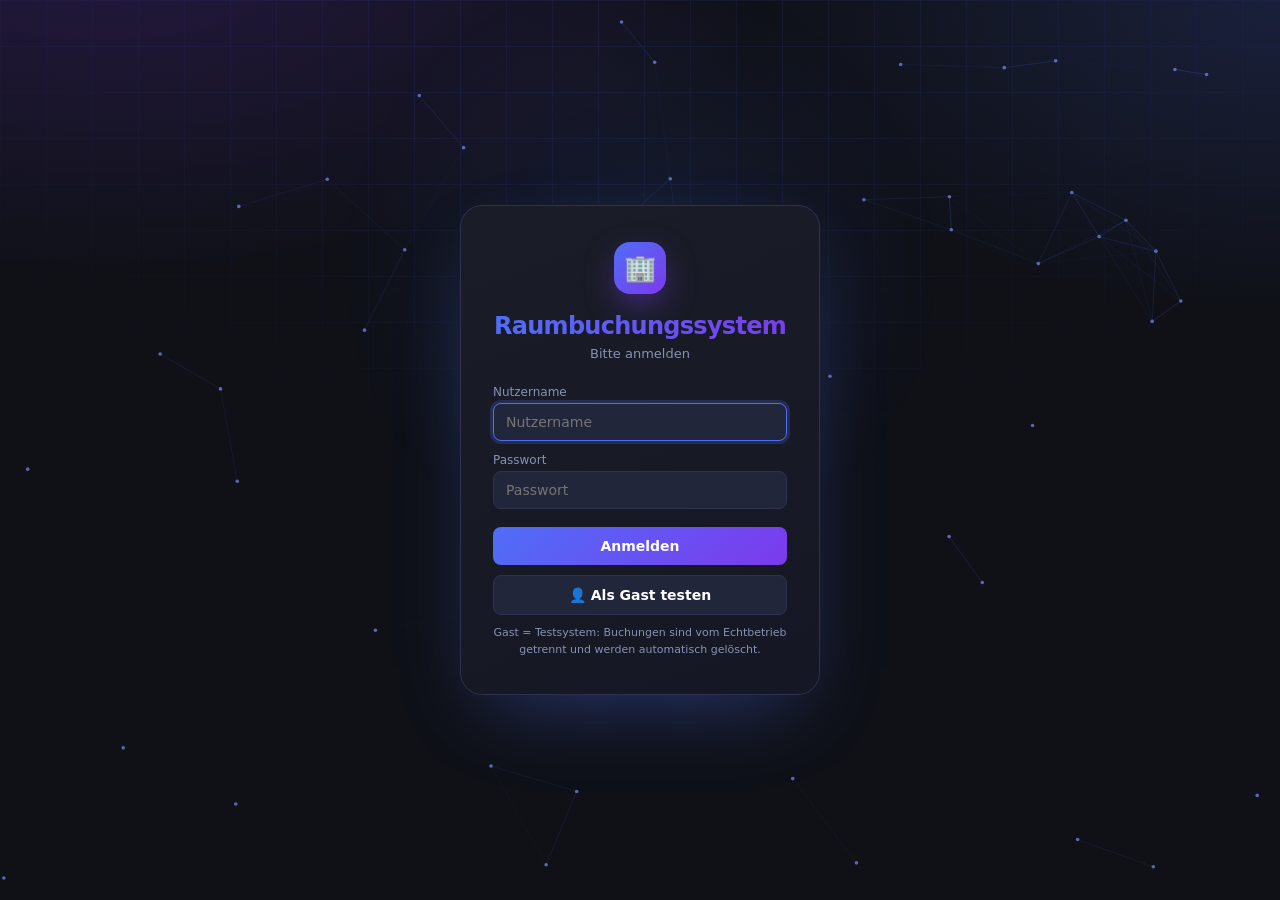
<file: index.html>
<!DOCTYPE html>
<html lang="de">
<head>
<meta charset="UTF-8"/>
<meta name="viewport" content="width=device-width, initial-scale=1.0"/>
<meta name="description" content="Raumbuchungssystem mit NFC-Check-in und Grundriss-Ansicht – Hausmesse-Projekt der Walther-Rathenau-Gewerbeschule"/>
<meta name="theme-color" content="#0f1117"/>
<title>Raumbuchungssystem</title>
<link rel="stylesheet" href="css/app.css"/>
<!-- Supabase-Client lokal mitgeliefert (fest gepinnte Version, keine CDN-Abhängigkeit am Messestand) -->
<script src="vendor/supabase-js-2.119.0.min.js"></script>
</head>
<body>
<canvas id="net" aria-hidden="true"></canvas>
<noscript><p style="padding:20px">Bitte JavaScript aktivieren – das Raumbuchungssystem läuft komplett im Browser.</p></noscript>

<!-- ══════════ LOGIN ══════════ -->
<div id="login-screen">
  <div class="login-box">
    <div class="login-logo">🏢</div>
    <h1><span class="grad">Raumbuchungssystem</span></h1>
    <div class="login-sub">Bitte anmelden</div>
    <label for="login-name">Nutzername</label>
    <input type="text" id="login-name" placeholder="Nutzername" autocomplete="username" autofocus/>
    <label for="login-pw">Passwort</label>
    <input type="password" id="login-pw" placeholder="Passwort" autocomplete="current-password"/>
    <div id="pw-wechsel" style="display:none">
      <div class="login-sub" style="margin:14px 0 0">Bitte wähle jetzt ein persönliches Passwort (mind. 6 Zeichen).</div>
      <label for="pw-neu">Neues Passwort</label>
      <input type="password" id="pw-neu" placeholder="Neues Passwort" autocomplete="new-password"/>
      <label for="pw-neu2">Neues Passwort wiederholen</label>
      <input type="password" id="pw-neu2" placeholder="Wiederholen" autocomplete="new-password"/>
    </div>
    <button id="login-btn" type="button">Anmelden</button>
    <button id="gast-btn" class="gast-btn" type="button">👤 Als Gast testen</button>
    <div class="login-hinweis">Gast = Testsystem: Buchungen sind vom Echtbetrieb getrennt und werden automatisch gelöscht.</div>
    <div class="login-error" id="login-err" role="alert"></div>
    <div id="config-banner"></div>
  </div>
</div>

<!-- ══════════ APP ══════════ -->
<div id="app">
  <div id="gast-banner">
    <div id="gast-teil" class="banner-zeile">
      <span>🧪 <strong>Testsystem (Gast)</strong> – Buchungen sehen alle Gäste gemeinsam, sie werden nach
        20 Min. gelöscht. Eigene Etagen sind nur für dich sichtbar und werden nach 15 Min. gelöscht. Räume mit NFC-Reader nur per Karte.
        <span class="banner-limit gast-nr" id="gast-nr"></span><span class="banner-limit" id="gast-limit"></span></span>
      <button type="button" id="btn-zuruecksetzen">↺ Meine Änderungen zurücksetzen</button>
    </div>
    <div id="admin-test-teil" class="banner-zeile">
      <span>🧪 <strong>Admin-Ansicht des Testsystems</strong> – du siehst die Test-Buchungen aller Gäste und darfst jede löschen.</span>
      <button type="button" id="btn-test-leeren" class="btn-danger">🗑 Testsystem komplett leeren</button>
    </div>
  </div>

  <div class="top">
    <div>
      <h1>🏢 <span class="grad">Raumbuchungssystem</span> <span class="live"><span class="dot"></span>Live</span></h1>
      <div class="sub">Hausmesse-Präsentation · Fachinformatik Systemintegration</div>
    </div>
    <div class="user-info">
      <button type="button" class="profil-knopf" id="btn-profil" title="Mein Profil öffnen">
        <span class="avatar" id="avatar">?</span>
        <span>
          <span style="font-weight:600;display:block" id="user-name">Lade...</span>
          <span style="color:var(--muted);font-size:11px;display:block" id="user-rolle">eingeloggt</span>
        </span>
      </button>
      <button type="button" id="btn-abmelden">Abmelden</button>
    </div>
  </div>

  <div class="datenav">
    <button type="button" id="btn-zurueck">← Zurück</button>
    <div id="datum"></div>
    <button type="button" id="btn-weiter">Weiter →</button>
    <button type="button" class="btn-today" id="btn-heute">Heute</button>
  </div>

  <div class="tabs-row">
    <div class="view-tabs">
      <button type="button" id="view-cal" class="active">📋 Liste</button>
      <button type="button" id="view-office">🗺 Grundriss</button>
    </div>
    <div class="ort-tabs">
      <!-- Gebäude- und Etagen-Tabs werden aus den Etagen-Definitionen erzeugt (js/app.js) -->
      <div class="gebaeude-tabs" id="gebaeude-tabs" style="display:none"></div>
      <div class="etage-tabs" id="etage-tabs"></div>
      <div class="ort-tabs" id="admin-tabs" style="display:none">
        <button type="button" class="btn-admin" id="btn-etage-neu">＋ Etage / Gebäude</button>
        <button type="button" class="btn-admin" id="btn-etage-bearbeiten">✎ Etage bearbeiten</button>
        <button type="button" class="btn-admin" id="btn-testsystem">🧪 Testsystem</button>
      </div>
    </div>
  </div>

  <div class="container">
    <div>
      <div class="card">
        <h2>Neue Buchung</h2>
        <label for="f-raum">Raum</label>
        <select id="f-raum"></select>
        <div id="f-tisch-wrap" style="display:none">
          <label for="f-tisch">Tisch</label>
          <select id="f-tisch"></select>
        </div>
        <label for="f-datum">Datum</label>
        <input type="date" id="f-datum"/>
        <div class="zeit-row">
          <div><label for="f-start">Von</label><input type="text" id="f-start" class="cs-input" value="09:00" inputmode="numeric" autocomplete="off" maxlength="5" placeholder="HH:MM"/></div>
          <div><label for="f-ende">Bis</label><input type="text" id="f-ende" class="cs-input" value="10:00" inputmode="numeric" autocomplete="off" maxlength="5" placeholder="HH:MM"/></div>
        </div>
        <label class="ganztag-row" id="ganztag-row" style="display:none">
          <input type="checkbox" id="f-ganztag"/> Ganztägig buchen (0–24 Uhr)
        </label>
        <button type="button" class="btn-book" id="btn-buchen">✓ Buchen</button>
      </div>

      <div class="card" id="agenda-card">
        <h2>Agenda des Tages</h2>
        <div id="agenda-list"><div class="agenda-empty">Lade...</div></div>
      </div>

      <div class="card">
        <h2>Info</h2>
        <p class="info-text">
          Jeder Tisch ist einzeln buchbar und durchnummeriert:
          <strong>Etage.RaumTisch</strong>, z.B. <strong>1.203</strong> = Etage 1, Raum 2, Tisch 3.<br><br>
          In der Listenansicht erscheint jede Belegung als ein zusammenhängender Block.
          Die Farbe zeigt, ob ein Raum teilbelegt
          (<span class="legend-sw teil"></span><strong>1/2</strong>) oder
          voll belegt (<span class="legend-sw voll"></span><strong>2/2</strong>) ist.
          Anklicken zeigt Details und erlaubt die Buchung eines freien Tisches.<br><br>
          <span style="color:var(--amber);font-weight:600">▭</span> Deine Buchungen<br><br>
          Meetingräume: 1 Buchung (der ganze Raum) · ShareDesks: Einzeltische.<br><br>
          <span id="info-nfc"></span>
        </p>
      </div>

    </div>

    <div id="main-area">
      <div id="cal-view" class="cal-wrap">
        <div class="cal" id="kalender">Lade...</div>
      </div>

      <div id="office-view" style="display:none">
        <div class="plan-wrap">
          <svg class="plan-svg" viewBox="0 0 960 480" id="floorplan" role="img" aria-label="Grundriss der gewählten Etage"></svg>
        </div>
        <div class="plan-legend">
          <span><span class="dot" style="background:#22c55e"></span>Tisch frei</span>
          <span><span class="dot" style="background:#ef4444"></span>Tisch belegt</span>
          <span><span class="sw" style="background:#5c2d3c;border-color:#ef4444"></span>Meetingraum belegt</span>
          <span><span class="sw" style="background:#2a2f52;border-color:#4f6ef7"></span>ausgewählt</span>
          <span>Klick auf einen Tisch = Raum + Tisch im Formular auswählen</span>
        </div>
      </div>
    </div>
  </div>
</div>

<!-- ══════════ Buchungs-Details ══════════ -->
<div class="modal-bg" id="modal">
  <div class="modal ticket" role="dialog" aria-modal="true" aria-labelledby="m-titel">
    <div class="ticket-kopf"><span class="hud-label">Buchung</span><span class="ticket-status" id="m-status"></span></div>
    <h3 id="m-titel"><span id="m-raum"></span></h3>
    <div class="kv-liste">
      <div class="kv" id="m-tisch-row"><span>Tisch</span><strong id="m-tisch"></strong></div>
      <div class="kv"><span>Gebucht von</span><strong id="m-nutzer"></strong></div>
      <div class="kv"><span>Zeit</span><strong id="m-zeit"></strong></div>
      <div class="kv"><span>Quelle</span><strong id="m-quelle"></strong></div>
    </div>
    <div class="modal-actions">
      <button type="button" id="m-close" style="flex:1">Schließen</button>
      <button type="button" id="m-delete" class="btn-danger" style="flex:1;display:none">Löschen</button>
    </div>
  </div>
</div>

<!-- ══════════ Zeitfenster (Klick in die Liste) ══════════ -->
<div class="modal-bg" id="slot-modal">
  <div class="modal modal-breit" role="dialog" aria-modal="true" aria-labelledby="slot-title">
    <h3 id="slot-title">Zeitfenster</h3>
    <div id="slot-body"></div>
    <div class="modal-actions">
      <button type="button" id="slot-close" style="flex:1">Schließen</button>
    </div>
  </div>
</div>

<!-- ══════════ Etagen-Editor (nur Admin) ══════════ -->
<div class="editor-bg" id="editor-bg">
  <div class="editor" role="dialog" aria-modal="true" aria-labelledby="ed-titel">
    <h3><span id="ed-titel">Neue Etage</span><button type="button" id="ed-schliessen">✕ Schließen</button></h3>

    <div class="editor-seite">
      <h4>1 · Grundlage</h4>
      <div class="editor-knoepfe">
        <label class="knopf">🖼 Grundriss-Bild laden<input type="file" id="ed-bild" accept="image/png,image/jpeg,image/webp,image/gif,image/svg+xml"/></label>
        <label class="knopf">📄 Datei importieren<input type="file" id="ed-datei" accept=".json,.js,application/json,text/javascript"/></label>
        <button type="button" id="ed-leer">Leer beginnen</button>
        <button type="button" id="ed-bild-entfernen">Bild entfernen</button>
      </div>
      <label class="editor-check"><input type="checkbox" id="ed-invert" checked/> Bild fürs Dark-Design invertieren</label>

      <h4>2 · Etage</h4>
      <label for="ed-gebaeude">Gebäude (neuer Name = neues Gebäude)</label>
      <input type="text" id="ed-gebaeude" list="ed-gebaeude-liste" maxlength="60"/>
      <datalist id="ed-gebaeude-liste"></datalist>
      <div class="editor-zeile">
        <div><label for="ed-nr">Etagen-Nr.</label><input type="number" id="ed-nr" min="-9" max="99"/></div>
        <div><label for="ed-kuerzel">Kürzel (optional)</label><input type="text" id="ed-kuerzel" maxlength="6" placeholder="z.B. W"/></div>
      </div>
      <label for="ed-name">Bezeichnung</label>
      <input type="text" id="ed-name" maxlength="60" placeholder="z.B. Erdgeschoss"/>
      <label for="ed-id">ID (für die Adresse ?etage=…)</label>
      <input type="text" id="ed-id" maxlength="60"/>
      <div class="editor-zeile">
        <div><label for="ed-breite">Breite</label><input type="number" id="ed-breite" min="200" max="4000"/></div>
        <div><label for="ed-hoehe">Höhe</label><input type="number" id="ed-hoehe" min="150" max="4000"/></div>
      </div>

      <h4>3 · Räume</h4>
      <label for="ed-neu-art">Beim Aufziehen anlegen als</label>
      <select id="ed-neu-art">
        <option value="raeume">buchbarer Raum</option>
        <option value="bereiche">Bereich (Treppe, WC, Lounge …)</option>
      </select>
      <div id="ed-keine-auswahl" class="editor-hinweis">Auf der Fläche mit gedrückter Maus ein Rechteck ziehen = neuer Raum. Raum anklicken = bearbeiten, ziehen = verschieben, gelbe Ecke = Größe ändern, Entf = löschen.</div>
      <div id="ed-auswahl" style="display:none">
        <label for="ed-el-name">Name (systemweit eindeutig)</label>
        <input type="text" id="ed-el-name" maxlength="60"/>
        <label for="ed-el-typ">Typ</label>
        <select id="ed-el-typ"></select>
        <div id="ed-nur-raum">
          <div class="editor-zeile">
            <div><label for="ed-el-nr">Raum-Nr.</label><input type="number" id="ed-el-nr" min="1" max="99"/></div>
            <div><label for="ed-el-tische">Tische</label><input type="number" id="ed-el-tische" min="1" max="20"/></div>
          </div>
          <label for="ed-el-sub">Untertitel (optional)</label>
          <input type="text" id="ed-el-sub" maxlength="40" placeholder="z.B. 8 Plätze"/>
          <label class="editor-check"><input type="checkbox" id="ed-el-nfc"/> Raum hat einen NFC-Reader</label>
        </div>
        <div class="editor-knoepfe">
          <button type="button" id="ed-el-kopieren">⧉ Duplizieren</button>
          <button type="button" id="ed-el-loeschen" class="btn-danger">🗑 Entfernen</button>
        </div>
      </div>

      <h4>4 · Speichern</h4>
      <div id="ed-pw-zeile">
        <label for="ed-pw">Dein Passwort (wird in der Datenbank geprüft)</label>
        <input type="password" id="ed-pw" autocomplete="current-password"/>
      </div>
      <div class="editor-knoepfe">
        <button type="button" id="ed-speichern" class="btn-book" style="margin-top:0">💾 In Datenbank speichern</button>
        <button type="button" id="ed-export-js">⬇ Etagen-Datei (.js)</button>
        <button type="button" id="ed-export-json">⬇ JSON</button>
        <button type="button" id="ed-db-loeschen" class="btn-danger">🗑 DB-Etage löschen</button>
      </div>
      <div id="ed-meldung" class="editor-meldung"></div>
    </div>

    <div class="editor-flaeche">
      <svg id="ed-svg" viewBox="0 0 960 480" aria-label="Zeichenfläche des Etagen-Editors"></svg>
      <div class="editor-knoepfe"><button type="button" id="ed-vorschau">👁 Vorschau wie in der App</button></div>
    </div>
  </div>
</div>

<!-- ══════════ Mein Profil (nur angemeldete Nutzer, nur für sich selbst sichtbar) ══════════ -->
<div class="modal-bg" id="profil-modal">
  <div class="modal profil" role="dialog" aria-modal="true" aria-labelledby="pr-titel">
    <h3 id="pr-titel" style="display:flex;justify-content:space-between;align-items:center">Mein Profil
      <button type="button" id="pr-schliessen">✕</button></h3>
    <div class="profil-kopf">
      <div class="profil-bild" id="pr-bild"></div>
      <div class="editor-knoepfe" style="flex:1;min-width:180px">
        <label class="knopf">🖼 Bild wählen<input type="file" id="pr-bild-datei" accept="image/png,image/jpeg,image/webp,image/gif"/></label>
        <button type="button" id="pr-bild-weg">Bild entfernen</button>
      </div>
    </div>
    <div class="profil-abschnitt">
      <h4>Nutzername</h4>
      <input type="text" id="pr-name" maxlength="40" autocomplete="username"/>
    </div>
    <div class="profil-abschnitt">
      <h4>Passwort ändern (optional)</h4>
      <div class="editor-zeile">
        <input type="password" id="pr-pw-neu" placeholder="Neues Passwort" autocomplete="new-password" aria-label="Neues Passwort"/>
        <input type="password" id="pr-pw-neu2" placeholder="Wiederholen" autocomplete="new-password" aria-label="Neues Passwort wiederholen"/>
      </div>
    </div>
    <button type="button" class="btn-book" id="pr-speichern">✓ Profil speichern</button>
    <div id="pr-meldung" class="editor-meldung"></div>
    <div class="profil-abschnitt">
      <h4 style="display:flex;justify-content:space-between">Meine Buchungen <span class="profil-zusammenfassung" id="pr-zusammenfassung"></span></h4>
      <div class="profil-liste" id="pr-buchungen"></div>
    </div>
  </div>
</div>

<!-- ══════════ Rückfrage (statt confirm(), optional mit verdecktem Passwortfeld) ══════════ -->
<div class="modal-bg" id="frage-modal">
  <div class="modal modal-breit" role="alertdialog" aria-modal="true" aria-labelledby="frage-text">
    <h3>Bitte bestätigen</h3>
    <p id="frage-text"></p>
    <div id="frage-pw-zeile" style="display:none">
      <label for="frage-pw">Passwort</label>
      <input type="password" id="frage-pw" class="cs-input" autocomplete="current-password"/>
    </div>
    <div class="modal-actions">
      <button type="button" id="frage-abbrechen" style="flex:1">Abbrechen</button>
      <button type="button" id="frage-ok" class="btn-danger" style="flex:1">Ja</button>
    </div>
  </div>
</div>

<div id="toast" role="status" aria-live="polite"></div>

<!-- ══════════ Skripte (Reihenfolge wichtig) ══════════ -->
<script src="js/config.js"></script>
<script src="js/ui.js"></script>
<script src="js/gebaeude.js"></script>

<!-- ETAGEN: eine Datei pro Etage. Neue Etage = Datei aus etagen/_vorlage-etage.js
     kopieren und hier eine Zeile ergänzen (Reihenfolge = Reihenfolge der Tabs). -->
<script src="etagen/hauptgebaeude-etage-1.js"></script>
<script src="etagen/hauptgebaeude-etage-2.js"></script>
<!-- /ETAGEN -->

<script src="js/belegung.js"></script>
<script src="js/grundriss.js"></script>
<script src="js/daten.js"></script>
<script src="js/kalender.js"></script>
<script src="js/auth.js"></script>
<script src="js/editor.js"></script>
<script src="js/profil.js"></script>
<script src="js/hintergrund.js"></script>
<script src="js/app.js"></script>
</body>
</html>
</file>
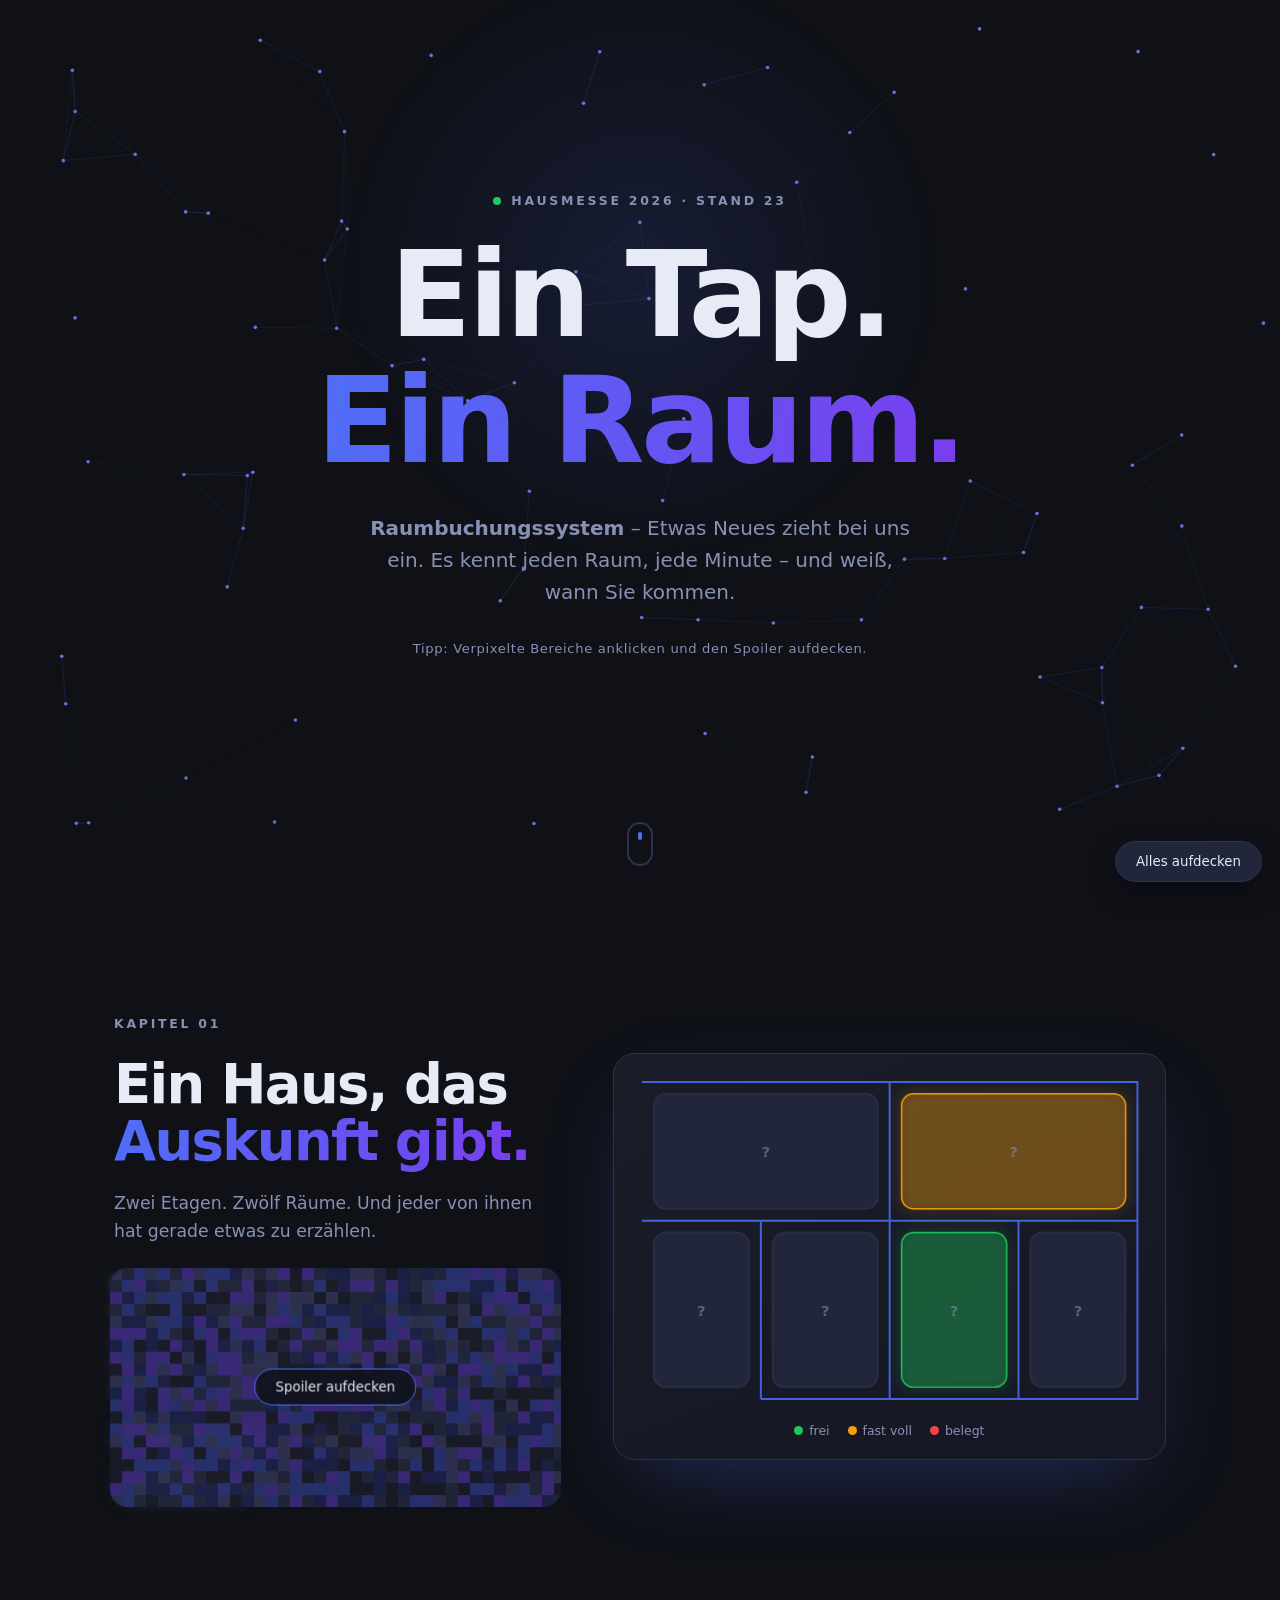
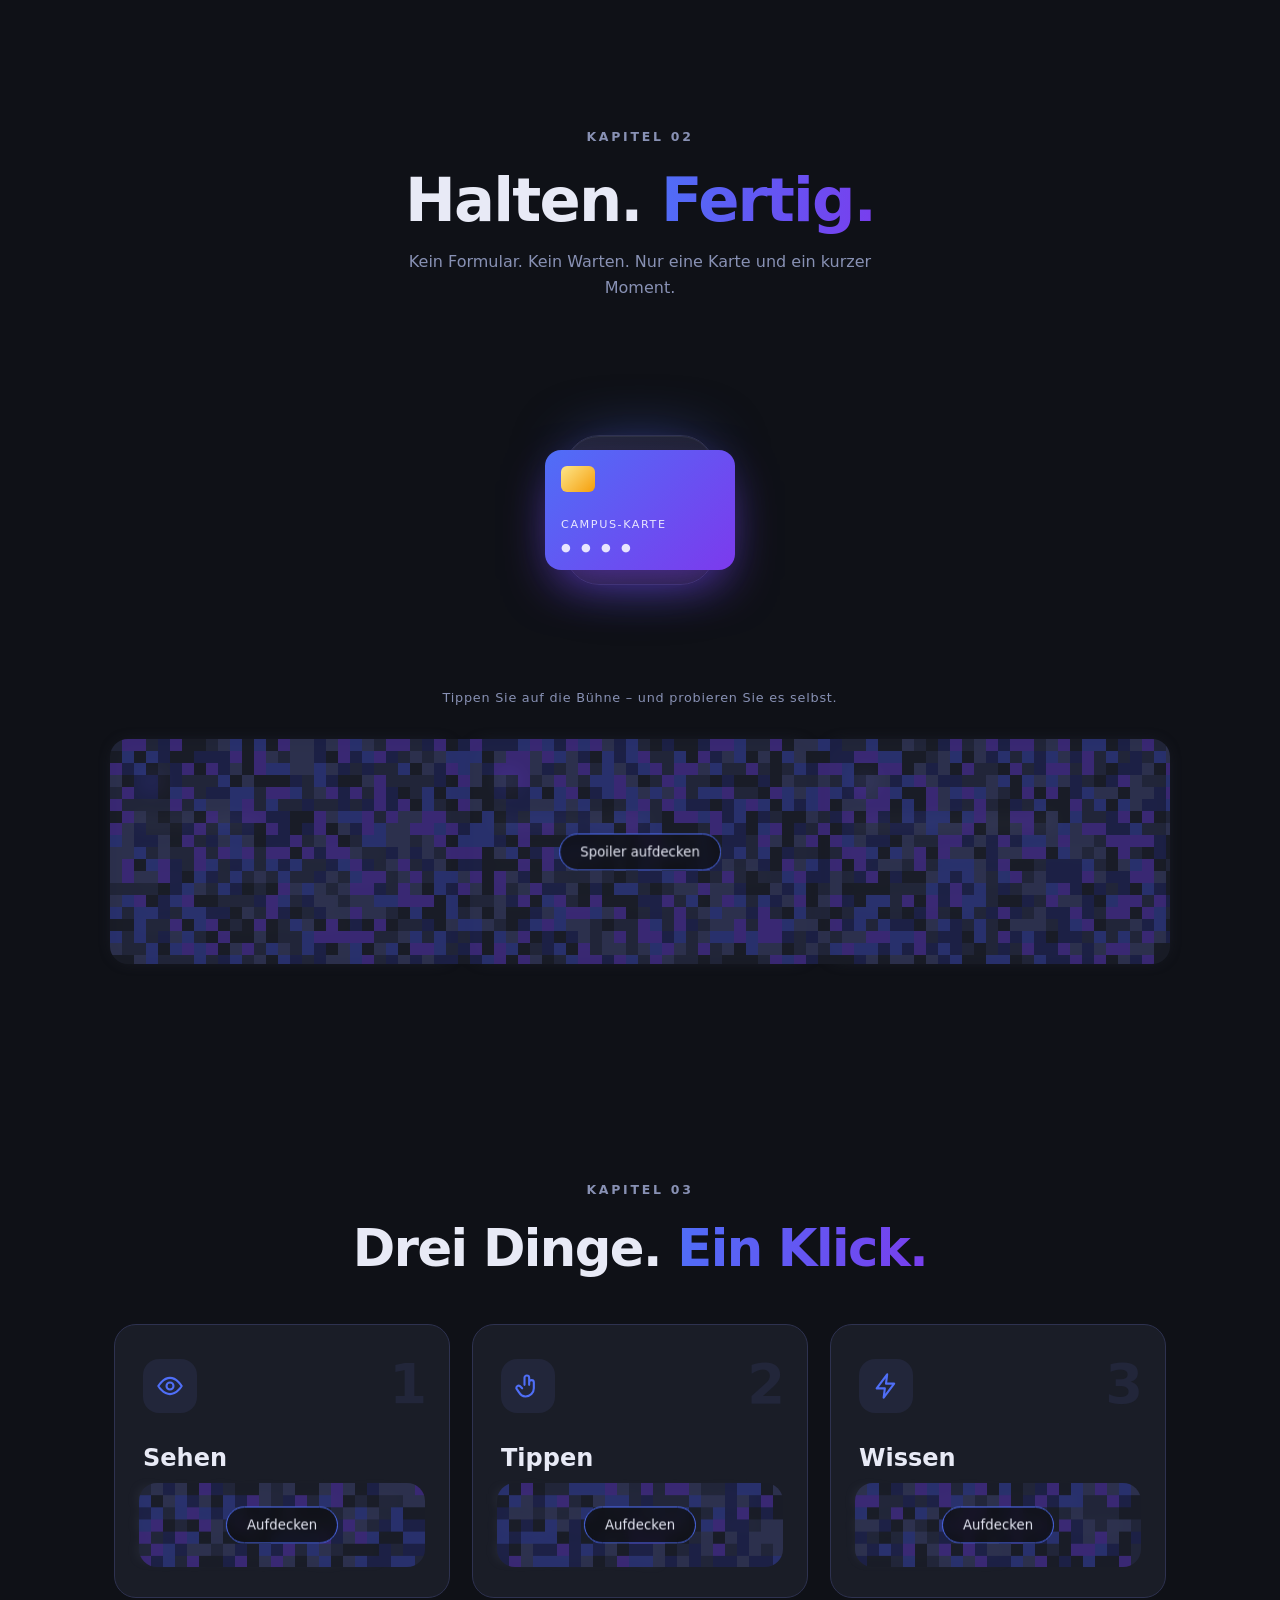
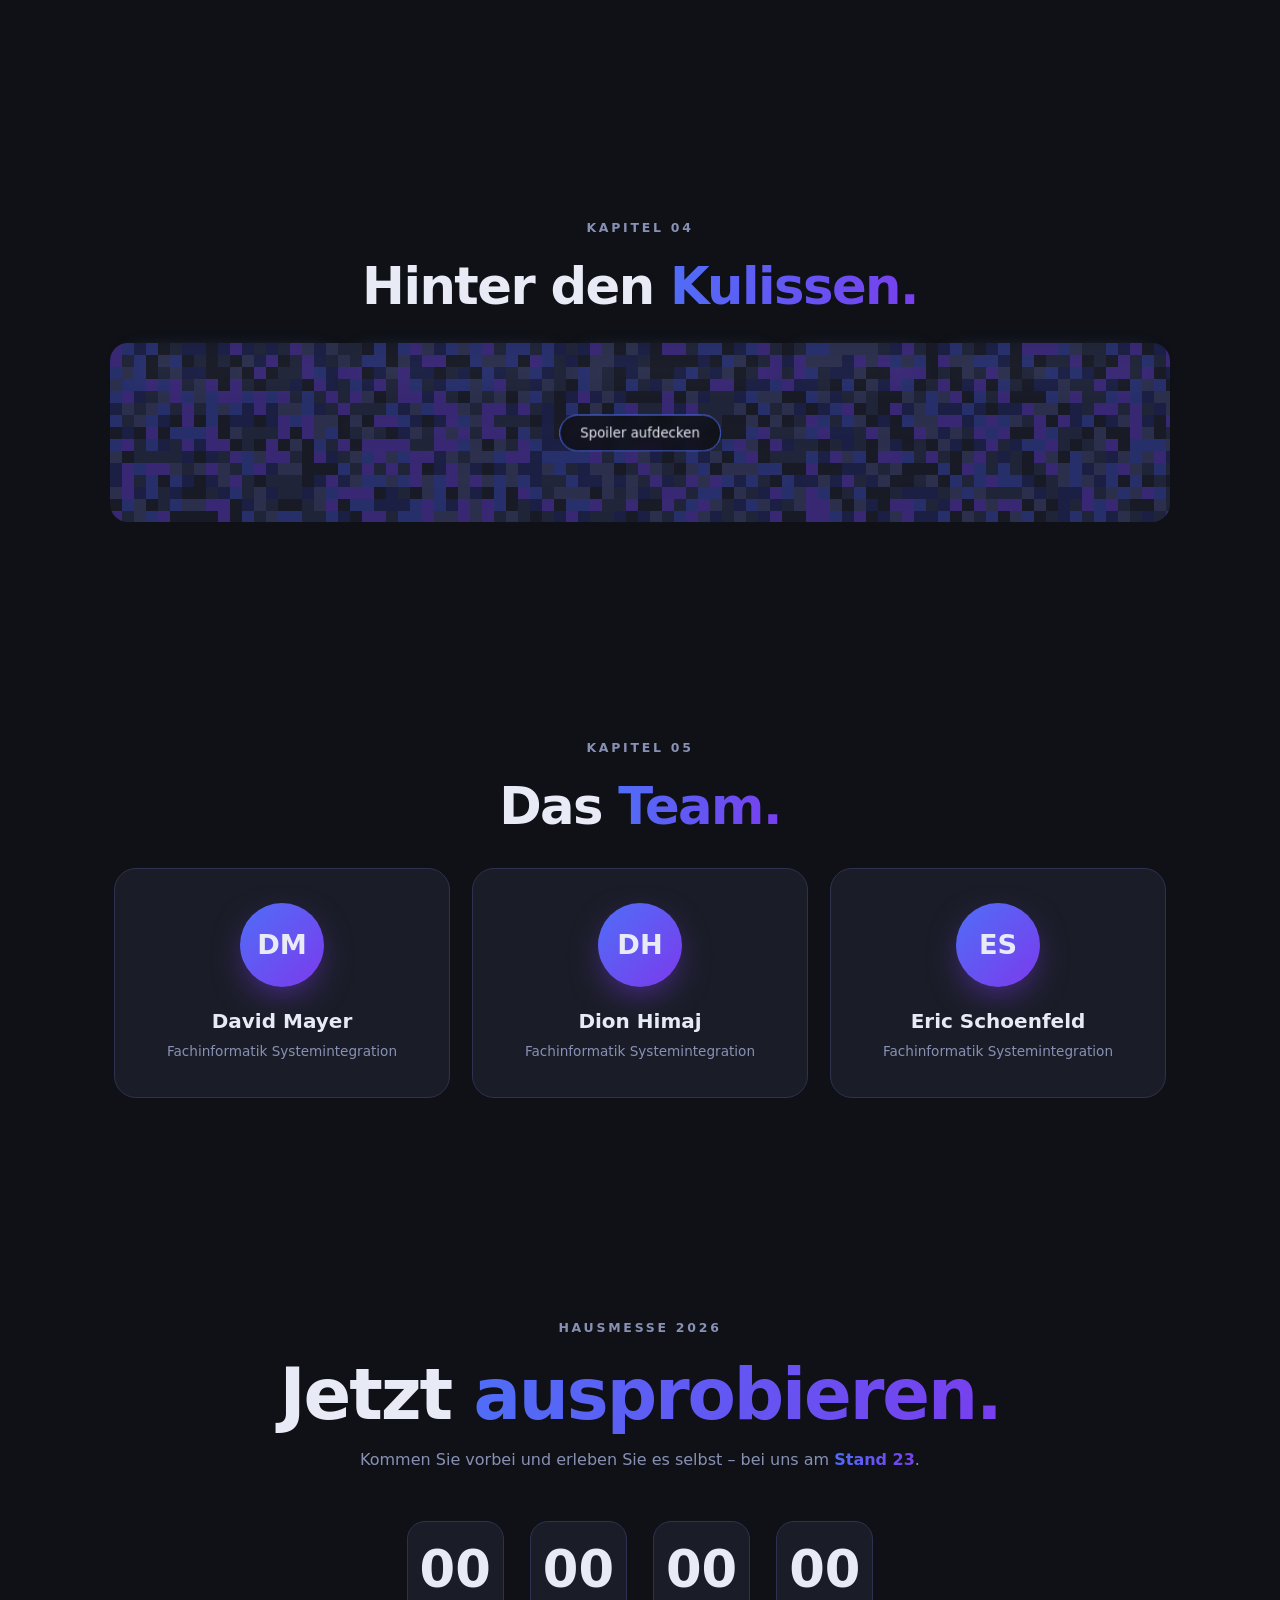
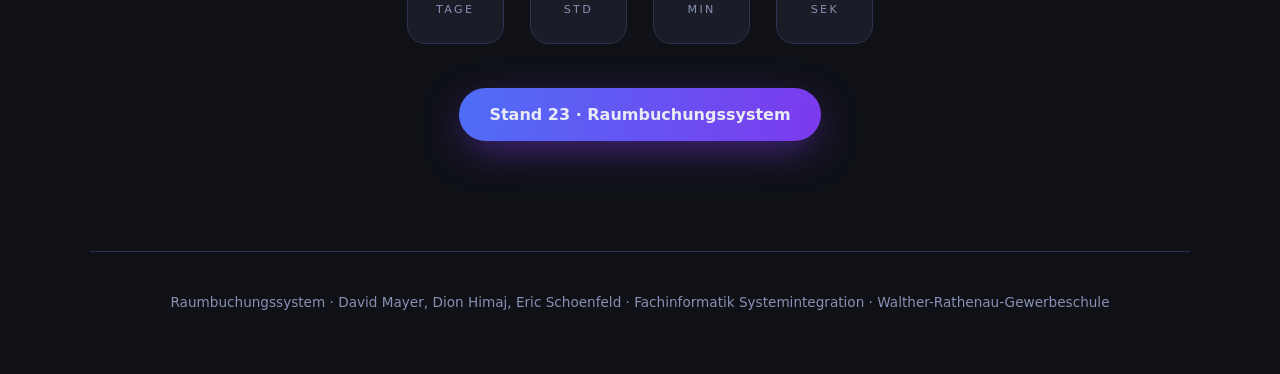
<file: Stand23_Raumbuchungssystem/index.html>
<!DOCTYPE html>
<html lang="de">
<head>
<meta charset="UTF-8">
<meta name="viewport" content="width=device-width, initial-scale=1">
<title>Raumbuchungssystem – Stand 23 · Hausmesse 2026</title>
<meta name="description" content="Raumbuchungssystem mit NFC-Check-in und Live-Grundriss – ein Projekt der Fachinformatiker Systemintegration an der Walther-Rathenau-Gewerbeschule. Hausmesse 2026, Stand 23.">
<style>
  :root{
    --bg:#0f1117; --surface:#1a1d27; --surface2:#22263a; --border:#2e3250;
    --accent:#4f6ef7; --purple:#7c3aed; --green:#22c55e; --red:#ef4444; --amber:#f59e0b;
    --text:#e8eaf6; --muted:#8891b4;
  }
  *{box-sizing:border-box;margin:0;padding:0}
  html{scroll-behavior:smooth}
  body{
    background:var(--bg);color:var(--text);
    font-family:system-ui,-apple-system,"Segoe UI",Roboto,sans-serif;
    line-height:1.6;overflow-x:hidden;
  }
  /* Cursor-Spotlight über der ganzen Seite */
  body::before{
    content:"";position:fixed;inset:0;pointer-events:none;z-index:1;
    background:radial-gradient(500px circle at var(--mx,50%) var(--my,30%),rgba(79,110,247,.13),transparent 60%);
  }
  section{position:relative;z-index:2;padding:110px 24px;max-width:1100px;margin:0 auto}
  h1,h2{letter-spacing:-.03em;line-height:1.05}
  .grad{
    background:linear-gradient(100deg,var(--accent),var(--purple) 55%,#c084fc);
    -webkit-background-clip:text;background-clip:text;color:transparent;
    background-size:200% 100%;animation:shift 8s ease-in-out infinite alternate;
  }
  @keyframes shift{to{background-position:100% 0}}
  .eyebrow{
    display:inline-flex;align-items:center;gap:10px;font-size:.78rem;font-weight:600;
    letter-spacing:.22em;text-transform:uppercase;color:var(--muted);margin-bottom:22px;
  }
  .eyebrow i{width:8px;height:8px;border-radius:50%;background:var(--green);box-shadow:0 0 0 0 rgba(34,197,94,.7);animation:ping 2s infinite}
  @keyframes ping{70%{box-shadow:0 0 0 12px rgba(34,197,94,0)}100%{box-shadow:0 0 0 0 rgba(34,197,94,0)}}

  /* ---------- Hero ---------- */
  #hero{max-width:none;min-height:100vh;display:flex;flex-direction:column;align-items:center;justify-content:center;text-align:center;padding-top:60px}
  #net{position:absolute;inset:0;width:100%;height:100%;z-index:-1}
  #hero h1{font-size:clamp(3rem,10vw,7.5rem);font-weight:800}
  #hero h1 span{display:block}
  #hero p.lead{max-width:560px;margin:28px auto 0;color:var(--muted);font-size:clamp(1rem,2.2vw,1.25rem)}
  .scroll{
    position:absolute;bottom:34px;left:50%;transform:translateX(-50%);
    width:26px;height:44px;border:2px solid var(--border);border-radius:14px;
  }
  .scroll::after{content:"";position:absolute;left:50%;top:8px;width:4px;height:8px;margin-left:-2px;border-radius:2px;background:var(--accent);animation:wheel 1.8s infinite}
  @keyframes wheel{0%{opacity:1;transform:translateY(0)}100%{opacity:0;transform:translateY(16px)}}

  /* ---------- Reveal ---------- */
  .rv{opacity:0;transform:translateY(34px);transition:opacity .9s cubic-bezier(.2,.7,.2,1),transform .9s cubic-bezier(.2,.7,.2,1)}
  .rv.in{opacity:1;transform:none}
  .rv.d1{transition-delay:.12s}.rv.d2{transition-delay:.24s}.rv.d3{transition-delay:.36s}

  /* ---------- Grundriss ---------- */
  .split{display:grid;grid-template-columns:1fr 1.25fr;gap:56px;align-items:center}
  .split h2{font-size:clamp(2rem,5vw,3.4rem);margin-bottom:20px}
  .split p{color:var(--muted);font-size:1.08rem}
  .plan{
    background:linear-gradient(160deg,var(--surface),#151824);
    border:1px solid var(--border);border-radius:22px;padding:18px;
    box-shadow:0 30px 80px -30px rgba(79,110,247,.35);
  }
  .plan svg{width:100%;height:auto;display:block}
  .wall{fill:none;stroke:var(--accent);stroke-width:2;stroke-dasharray:1200;stroke-dashoffset:1200;opacity:.85}
  .plan.in .wall{animation:draw 2.6s .2s ease forwards}
  @keyframes draw{to{stroke-dashoffset:0}}
  .room{fill:var(--surface2);stroke:var(--border);stroke-width:1.5;transition:fill .8s,stroke .8s,filter .8s;opacity:0}
  .plan.in .room{animation:pop .6s ease forwards;animation-delay:calc(var(--i)*.09s + 1.2s)}
  @keyframes pop{from{opacity:0;transform:scale(.6)}to{opacity:1;transform:scale(1)}}
  .room{transform-box:fill-box;transform-origin:center}
  .room.g{fill:rgba(34,197,94,.28);stroke:var(--green);filter:drop-shadow(0 0 8px rgba(34,197,94,.55))}
  .room.a{fill:rgba(245,158,11,.28);stroke:var(--amber);filter:drop-shadow(0 0 8px rgba(245,158,11,.55))}
  .room.r{fill:rgba(239,68,68,.28);stroke:var(--red);filter:drop-shadow(0 0 8px rgba(239,68,68,.55))}
  .qm{fill:var(--muted);font-size:15px;font-weight:700;text-anchor:middle;opacity:.55;pointer-events:none}
  .legend{display:flex;gap:18px;justify-content:center;margin-top:12px;font-size:.78rem;color:var(--muted)}
  .legend b{display:inline-block;width:9px;height:9px;border-radius:50%;margin-right:6px}

  /* ---------- NFC ---------- */
  #nfc{text-align:center}
  #nfc h2{font-size:clamp(2rem,5.5vw,3.8rem);margin-bottom:16px}
  #nfc>p{color:var(--muted);max-width:520px;margin:0 auto}
  .stage{position:relative;height:340px;margin-top:40px;display:flex;align-items:center;justify-content:center;cursor:pointer;user-select:none}
  .reader{
    position:relative;width:150px;height:150px;border-radius:34px;
    background:linear-gradient(145deg,var(--surface2),var(--surface));border:1px solid var(--border);
    display:flex;align-items:center;justify-content:center;
    box-shadow:0 0 60px -10px rgba(79,110,247,.5),inset 0 1px 0 rgba(255,255,255,.06);
  }
  .reader svg{width:64px;height:64px;stroke:var(--accent);fill:none;stroke-width:2;stroke-linecap:round}
  .reader svg path{animation:wave 2.2s infinite;opacity:.25}
  .reader svg path:nth-child(2){animation-delay:.25s}.reader svg path:nth-child(3){animation-delay:.5s}
  @keyframes wave{40%{opacity:1}100%{opacity:.25}}
  .ring{position:absolute;left:50%;top:50%;width:150px;height:150px;margin:-75px 0 0 -75px;border-radius:34px;border:2px solid var(--accent);opacity:0;pointer-events:none}
  .stage.go .ring{animation:ripple 1.8s ease-out infinite}
  .stage.go .ring:nth-child(2){animation-delay:.6s}.stage.go .ring:nth-child(3){animation-delay:1.2s}
  @keyframes ripple{0%{opacity:.8;transform:scale(1)}100%{opacity:0;transform:scale(3.2)}}
  .card{
    position:absolute;width:190px;height:120px;border-radius:16px;z-index:3;
    background:linear-gradient(135deg,var(--accent),var(--purple));
    box-shadow:0 20px 50px -10px rgba(124,58,237,.6);
    padding:16px;text-align:left;font-size:.7rem;letter-spacing:.14em;color:rgba(255,255,255,.85);
    animation:tap 5s ease-in-out infinite;
  }
  .card::before{content:"";display:block;width:34px;height:26px;border-radius:6px;background:linear-gradient(135deg,#fde68a,#f59e0b);margin-bottom:24px}
  .card::after{content:"● ● ● ●";position:absolute;bottom:14px;left:16px;letter-spacing:.3em}
  @keyframes tap{
    0%,100%{transform:translate(150px,-70px) rotate(14deg)}
    40%,60%{transform:translate(0,0) rotate(0)}
  }
  .stage.go .card{animation-play-state:running}
  .ok{
    position:absolute;z-index:4;width:64px;height:64px;border-radius:50%;background:var(--green);
    display:flex;align-items:center;justify-content:center;font-size:2rem;color:#052e16;font-weight:800;
    transform:scale(0);box-shadow:0 0 40px rgba(34,197,94,.7);
  }
  .stage.done .ok{animation:okpop 1.6s ease forwards}
  @keyframes okpop{0%{transform:scale(0)}25%{transform:scale(1.15)}40%{transform:scale(1)}85%{transform:scale(1)}100%{transform:scale(0)}}
  .hint{margin-top:8px;font-size:.8rem;color:var(--muted);letter-spacing:.06em}

  /* ---------- Karten ---------- */
  #cards h2{font-size:clamp(2rem,5vw,3.2rem);text-align:center;margin-bottom:48px}
  .grid{display:grid;grid-template-columns:repeat(auto-fit,minmax(250px,1fr));gap:22px;perspective:900px}
  .tile{
    position:relative;overflow:hidden;background:var(--surface);border:1px solid var(--border);border-radius:22px;
    padding:34px 28px;min-height:270px;transition:transform .25s ease,border-color .3s;transform-style:preserve-3d;
  }
  .tile::before{
    content:"";position:absolute;inset:0;opacity:0;transition:opacity .3s;
    background:radial-gradient(320px circle at var(--x,50%) var(--y,50%),rgba(79,110,247,.22),transparent 60%);
  }
  .tile:hover{border-color:var(--accent)}
  .tile:hover::before{opacity:1}
  .tile .ic{width:54px;height:54px;border-radius:16px;background:var(--surface2);display:flex;align-items:center;justify-content:center;margin-bottom:26px}
  .tile .ic svg{width:28px;height:28px;stroke:var(--accent);fill:none;stroke-width:1.8;stroke-linecap:round;stroke-linejoin:round}
  .tile h3{font-size:1.5rem;margin-bottom:10px}
  .tile p{color:var(--muted);font-size:.98rem}
  .tile .no{position:absolute;right:22px;top:16px;font-size:3.4rem;font-weight:800;color:var(--surface2)}

  /* ---------- Countdown ---------- */
  #finale{text-align:center}
  #finale h2{font-size:clamp(2.2rem,6vw,4.4rem);margin-bottom:14px}
  #finale>p{color:var(--muted)}
  .count{display:flex;justify-content:center;gap:clamp(10px,3vw,26px);margin:48px 0 44px;flex-wrap:wrap}
  .unit{min-width:92px;padding:22px 12px;background:var(--surface);border:1px solid var(--border);border-radius:18px}
  .unit b{display:block;font-size:clamp(2rem,6vw,3.2rem);font-variant-numeric:tabular-nums;font-weight:800;line-height:1}
  .unit span{font-size:.7rem;letter-spacing:.2em;text-transform:uppercase;color:var(--muted)}
  .badge{
    display:inline-block;padding:14px 30px;border-radius:999px;font-weight:600;
    background:linear-gradient(100deg,var(--accent),var(--purple));box-shadow:0 12px 40px -8px rgba(124,58,237,.6);
  }
  footer{position:relative;z-index:2;text-align:center;padding:40px 24px 60px;color:var(--muted);font-size:.85rem;border-top:1px solid var(--border);max-width:1100px;margin:0 auto}


  /* ---------- Spoiler-Verpixelung ---------- */
  .sp{position:relative;border-radius:16px}
  .sp-content{transition:filter .9s ease}
  .sp:not(.open) .sp-content{filter:blur(7px);pointer-events:none;user-select:none}
  .sp-mosaic{position:absolute;inset:-4px;width:calc(100% + 8px);height:calc(100% + 8px);border-radius:18px;cursor:pointer;z-index:2}
  .sp.open .sp-mosaic{pointer-events:none}
  .sp-btn{
    position:absolute;left:50%;top:50%;transform:translate(-50%,-50%);z-index:3;
    background:rgba(15,17,23,.82);color:var(--text);border:1px solid var(--accent);border-radius:999px;
    padding:10px 20px;font:600 .85rem/1 inherit;font-family:inherit;cursor:pointer;white-space:nowrap;
    backdrop-filter:blur(6px);transition:opacity .4s,background .2s,transform .2s;
  }
  .sp-btn:hover{background:var(--accent);transform:translate(-50%,-50%) scale(1.05)}
  .sp.open .sp-btn{opacity:0;pointer-events:none}
  #allBtn{
    position:fixed;right:18px;bottom:18px;z-index:20;background:var(--surface2);color:var(--text);
    border:1px solid var(--border);border-radius:999px;padding:12px 20px;font:600 .85rem/1 inherit;font-family:inherit;
    cursor:pointer;box-shadow:0 10px 30px -8px rgba(0,0,0,.6);transition:border-color .2s,background .2s;
  }
  #allBtn:hover{border-color:var(--accent);background:var(--surface)}
  .tiphint{margin-top:30px;font-size:.82rem;color:var(--muted);letter-spacing:.05em}

  /* ---------- Infokarten ---------- */
  .infos{margin-top:26px}
  .infos p{color:var(--text);font-size:1.02rem}
  .chips{display:flex;flex-wrap:wrap;gap:10px;margin-top:16px}
  .chips span{padding:7px 14px;border-radius:999px;background:var(--surface2);border:1px solid var(--border);font-size:.85rem}
  .steps{display:grid;grid-template-columns:repeat(auto-fit,minmax(220px,1fr));gap:18px;margin-top:34px;text-align:left}
  .step{background:var(--surface);border:1px solid var(--border);border-radius:18px;padding:22px}
  .step b{display:inline-flex;width:30px;height:30px;border-radius:50%;background:linear-gradient(135deg,var(--accent),var(--purple));align-items:center;justify-content:center;font-size:.9rem;margin-bottom:12px}
  .step h4{font-size:1.1rem;margin-bottom:6px}
  .step p{color:var(--muted);font-size:.93rem}
  #tech,#team{text-align:center}
  #tech h2,#team h2{font-size:clamp(2rem,5vw,3.2rem);margin-bottom:34px}
  #tech .chips{justify-content:center}
  #tech .chips span{font-size:.95rem;padding:10px 18px}
  .techtxt{color:var(--muted);max-width:620px;margin:22px auto 0}
  .people{display:grid;grid-template-columns:repeat(auto-fit,minmax(220px,1fr));gap:22px}
  .person{background:var(--surface);border:1px solid var(--border);border-radius:22px;padding:34px 20px;transition:border-color .3s,transform .3s}
  .person:hover{border-color:var(--purple);transform:translateY(-4px)}
  .av{width:84px;height:84px;margin:0 auto 18px;border-radius:50%;display:flex;align-items:center;justify-content:center;font-size:1.7rem;font-weight:800;background:linear-gradient(135deg,var(--accent),var(--purple));box-shadow:0 12px 36px -10px rgba(124,58,237,.7)}
  .person h3{font-size:1.25rem}
  .person p{color:var(--muted);font-size:.85rem;margin-top:4px}
  .plan .nm{display:none;fill:var(--text);font-size:13px;font-weight:600;text-anchor:middle;pointer-events:none}
  .plan.revealed .nm{display:block}
  .plan.revealed .qm{display:none}

  @media (max-width:820px){
    section{padding:80px 20px}
    .split{grid-template-columns:1fr;gap:36px}
    .card{width:150px;height:96px}
    .card::before{margin-bottom:14px}
  }
  @media (prefers-reduced-motion:reduce){
    *,*::before,*::after{animation-duration:.01ms!important;animation-iteration-count:1!important;transition-duration:.01ms!important}
    .rv{opacity:1;transform:none}
    .wall{stroke-dashoffset:0}.room{opacity:1}
  }
</style>
</head>
<body>

<!-- ===== Hero ===== -->
<section id="hero">
  <canvas id="net" aria-hidden="true"></canvas>
  <div class="eyebrow rv"><i></i> Hausmesse 2026 · Stand 23</div>
  <h1 class="rv d1"><span>Ein Tap.</span><span class="grad">Ein Raum.</span></h1>
  <p class="lead rv d2"><strong>Raumbuchungssystem</strong> – Etwas Neues zieht bei uns ein. Es kennt jeden Raum, jede Minute – und weiß, wann Sie kommen.</p>
  <p class="tiphint rv d3">Tipp: Verpixelte Bereiche anklicken und den Spoiler aufdecken.</p>
  <div class="scroll" aria-hidden="true"></div>
</section>

<!-- ===== Grundriss ===== -->
<section id="plan">
  <div class="split">
    <div>
      <div class="eyebrow rv">Kapitel 01</div>
      <h2 class="rv d1">Ein Haus, das<br><span class="grad">Auskunft gibt.</span></h2>
      <p class="rv d2" style="color:var(--muted);font-size:1.08rem">Zwei Etagen. Zwölf Räume. Und jeder von ihnen hat gerade etwas zu erzählen.</p>
      <div class="sp infos rv d3" data-reveal="planBox">
        <div class="sp-content">
          <p>Der <strong>interaktive Grundriss</strong> zeigt alle Räume auf einen Blick: Besprechungsraum, Konferenzraum und zehn ShareDesks auf zwei Etagen. Jeder Raum leuchtet je nach Auslastung grün, gelb oder rot und aktualisiert sich laufend.</p>
          <div class="chips"><span>Besprechungsraum</span><span>Konferenzraum</span><span>10 × ShareDesk</span></div>
        </div>
        <button class="sp-btn" type="button">Spoiler aufdecken</button>
      </div>
    </div>
    <div class="rv d2">
      <div class="plan" id="planBox">
        <svg viewBox="0 0 520 340" role="img" aria-label="Stilisierter Grundriss mit farbig leuchtenden Räumen">
          <path class="wall" d="M10 10H510V330H10Z M10 150H510 M260 10V150 M130 150V330 M260 150V330 M390 150V330"/>
          <rect class="room" style="--i:0" x="22" y="22" width="226" height="116" rx="12"/>
          <rect class="room" style="--i:1" x="272" y="22" width="226" height="116" rx="12"/>
          <rect class="room" style="--i:2" x="22" y="162" width="96" height="156" rx="12"/>
          <rect class="room" style="--i:3" x="142" y="162" width="106" height="156" rx="12"/>
          <rect class="room" style="--i:4" x="272" y="162" width="106" height="156" rx="12"/>
          <rect class="room" style="--i:5" x="402" y="162" width="96" height="156" rx="12"/>
          <text class="qm" x="135" y="86">?</text><text class="qm" x="385" y="86">?</text>
          <text class="qm" x="70" y="246">?</text><text class="qm" x="195" y="246">?</text>
          <text class="qm" x="325" y="246">?</text><text class="qm" x="450" y="246">?</text>
          <text class="nm" x="135" y="86">Besprechungsraum</text><text class="nm" x="385" y="86">Konferenzraum</text>
          <text class="nm" x="70" y="246">ShareDesk 1</text><text class="nm" x="195" y="246">ShareDesk 2</text>
          <text class="nm" x="325" y="246">ShareDesk 3</text><text class="nm" x="450" y="246">ShareDesk 4</text>
        </svg>
        <div class="legend"><span><b style="background:var(--green)"></b>frei</span><span><b style="background:var(--amber)"></b>fast voll</span><span><b style="background:var(--red)"></b>belegt</span></div>
      </div>
    </div>
  </div>
</section>

<!-- ===== NFC ===== -->
<section id="nfc">
  <div class="eyebrow rv">Kapitel 02</div>
  <h2 class="rv d1">Halten. <span class="grad">Fertig.</span></h2>
  <p class="rv d2">Kein Formular. Kein Warten. Nur eine Karte und ein kurzer Moment.</p>
  <div class="stage rv d3" id="stage" role="button" tabindex="0" aria-label="Animation antippen">
    <div class="ring"></div><div class="ring"></div><div class="ring"></div>
    <div class="reader">
      <svg viewBox="0 0 64 64"><path d="M22 20a16 16 0 0 1 0 24"/><path d="M32 12a26 26 0 0 1 0 40"/><path d="M42 4a36 36 0 0 1 0 56"/></svg>
    </div>
    <div class="card">CAMPUS-KARTE</div>
    <div class="ok">✓</div>
  </div>
  <div class="hint">Tippen Sie auf die Bühne – und probieren Sie es selbst.</div>
  <div class="sp rv" style="margin-top:20px">
    <div class="sp-content">
      <div class="steps">
        <div class="step"><b>1</b><h4>Karte halten</h4><p>Die NFC-Karte an den Reader am Raum halten: Der Check-in startet automatisch eine Buchung (standardmäßig 60 Minuten).</p></div>
        <div class="step"><b>2</b><h4>Nochmal halten</h4><p>Dieselbe Karte erneut vorhalten: Check-out. Die Buchung endet sofort und der Raum ist wieder frei.</p></div>
        <div class="step"><b>3</b><h4>Automatisch geprüft</h4><p>Das System kontrolliert die freien Plätze und verhindert Doppelbuchungen.</p></div>
      </div>
    </div>
    <button class="sp-btn" type="button">Spoiler aufdecken</button>
  </div>
</section>

<!-- ===== Karten ===== -->
<section id="cards">
  <div class="eyebrow rv" style="display:flex;justify-content:center">Kapitel 03</div>
  <h2 class="rv d1">Drei Dinge. <span class="grad">Ein Klick.</span></h2>
  <div class="grid">
    <article class="tile rv">
      <span class="no">1</span>
      <div class="ic"><svg viewBox="0 0 24 24"><path d="M2 12s4-7 10-7 10 7 10 7-4 7-10 7S2 12 2 12Z"/><circle cx="12" cy="12" r="3"/></svg></div>
      <h3>Sehen</h3>
      <div class="sp"><div class="sp-content"><p>Der Live-Grundriss zeigt, welche Räume und ShareDesks gerade frei, fast voll oder belegt sind.</p></div><button class="sp-btn" type="button">Aufdecken</button></div>
    </article>
    <article class="tile rv d1">
      <span class="no">2</span>
      <div class="ic"><svg viewBox="0 0 24 24"><path d="M9 11V5a2 2 0 1 1 4 0v6m0 0V9a2 2 0 1 1 4 0v5a7 7 0 0 1-7 7c-3 0-4-1-6-4l-2-3a2 2 0 0 1 3-2l2 2"/></svg></div>
      <h3>Tippen</h3>
      <div class="sp"><div class="sp-content"><p>Im Browser buchen oder einfach die NFC-Karte an den Reader am Raum halten. Fertig.</p></div><button class="sp-btn" type="button">Aufdecken</button></div>
    </article>
    <article class="tile rv d2">
      <span class="no">3</span>
      <div class="ic"><svg viewBox="0 0 24 24"><path d="M13 2 4 14h7l-1 8 9-12h-7l1-8Z"/></svg></div>
      <h3>Wissen</h3>
      <div class="sp"><div class="sp-content"><p>Alle sehen sofort, wer wann welchen Raum belegt. Nie wieder Türschild-Roulette.</p></div><button class="sp-btn" type="button">Aufdecken</button></div>
    </article>
  </div>
</section>

<!-- ===== Technik ===== -->
<section id="tech">
  <div class="eyebrow rv" style="display:flex;justify-content:center">Kapitel 04</div>
  <h2 class="rv d1">Hinter den <span class="grad">Kulissen.</span></h2>
  <div class="sp rv d2">
    <div class="sp-content">
      <div class="chips"><span>HTML · CSS · JavaScript</span><span>Supabase (PostgreSQL)</span><span>NFC-Reader ACR122U</span><span>Python-Bridge</span><span>GitHub Pages &amp; Actions</span></div>
      <p class="techtxt">Die Weboberfläche läuft komplett im Browser, ohne Build-Schritt und ohne eigene Serverskripte. Die Daten liegen in einer Cloud-Datenbank, der NFC-Reader meldet Check-ins über eine kleine Python-Brücke. Veröffentlicht wird automatisch per CI/CD.</p>
    </div>
    <button class="sp-btn" type="button">Spoiler aufdecken</button>
  </div>
</section>

<!-- ===== Team ===== -->
<section id="team">
  <div class="eyebrow rv" style="display:flex;justify-content:center">Kapitel 05</div>
  <h2 class="rv d1">Das <span class="grad">Team.</span></h2>
  <div class="people">
    <div class="person rv"><div class="av">DM</div><h3>David Mayer</h3><p>Fachinformatik Systemintegration</p></div>
    <div class="person rv d1"><div class="av">DH</div><h3>Dion Himaj</h3><p>Fachinformatik Systemintegration</p></div>
    <div class="person rv d2"><div class="av">ES</div><h3>Eric Schoenfeld</h3><p>Fachinformatik Systemintegration</p></div>
  </div>
</section>

<!-- ===== Finale ===== -->
<section id="finale">
  <div class="eyebrow rv" style="display:flex;justify-content:center">Hausmesse 2026</div>
  <h2 class="rv d1">Jetzt <span class="grad">ausprobieren.</span></h2>
  <p class="rv d2">Kommen Sie vorbei und erleben Sie es selbst – bei uns am <strong class="grad">Stand 23</strong>.</p>
  <div class="count rv d2" id="count" aria-live="off">
    <div class="unit"><b id="cd">0</b><span>Tage</span></div>
    <div class="unit"><b id="ch">0</b><span>Std</span></div>
    <div class="unit"><b id="cm">0</b><span>Min</span></div>
    <div class="unit"><b id="cs">0</b><span>Sek</span></div>
  </div>
  <div class="badge rv d3">Stand 23 · Raumbuchungssystem</div>
</section>

<footer>Raumbuchungssystem · David Mayer, Dion Himaj, Eric Schoenfeld · Fachinformatik Systemintegration · Walther-Rathenau-Gewerbeschule</footer>

<button id="allBtn" type="button">Alles aufdecken</button>

<script>
// Datum der Hausmesse (Countdown) – bei Terminänderung hier anpassen
const HAUSMESSE = new Date('2026-11-24T09:00:00');

// Reveal beim Scrollen
const io = new IntersectionObserver(es => es.forEach(e => {
  if (e.isIntersecting) { e.target.classList.add('in'); io.unobserve(e.target); }
}), { threshold: .15 });
document.querySelectorAll('.rv, .plan').forEach(el => io.observe(el));

// Cursor-Spotlight
addEventListener('pointermove', e => {
  document.body.style.setProperty('--mx', e.clientX + 'px');
  document.body.style.setProperty('--my', e.clientY + 'px');
});

// Kacheln: Glanz folgt dem Zeiger, leichte 3D-Neigung
document.querySelectorAll('.tile').forEach(t => {
  t.addEventListener('pointermove', e => {
    const r = t.getBoundingClientRect();
    const x = e.clientX - r.left, y = e.clientY - r.top;
    t.style.setProperty('--x', x + 'px'); t.style.setProperty('--y', y + 'px');
    t.style.transform = 'rotateX(' + ((.5 - y / r.height) * 8) + 'deg) rotateY(' + ((x / r.width - .5) * 8) + 'deg)';
  });
  t.addEventListener('pointerleave', () => { t.style.transform = ''; });
});

// Grundriss: Räume wechseln zufällig ihren "Zustand"
const rooms = [...document.querySelectorAll('.room')];
const states = ['g', 'a', 'r', ''];
setInterval(() => {
  if (!document.getElementById('planBox').classList.contains('in')) return;
  const r = rooms[Math.floor(Math.random() * rooms.length)];
  r.classList.remove('g', 'a', 'r');
  const s = states[Math.floor(Math.random() * states.length)];
  if (s) r.classList.add(s);
}, 900);

// NFC-Bühne: Karte antippen -> Wellen + Haken
const stage = document.getElementById('stage');
function tap() {
  stage.classList.remove('done'); void stage.offsetWidth;
  stage.classList.add('go', 'done');
  setTimeout(() => stage.classList.remove('go'), 3600);
}
stage.addEventListener('click', tap);
stage.addEventListener('keydown', e => { if (e.key === 'Enter' || e.key === ' ') { e.preventDefault(); tap(); } });
setInterval(() => { if (stage.classList.contains('in')) tap(); }, 5000);

// Spoiler-Verpixelung: Mosaik auf Canvas, löst sich beim Aufdecken Pixel für Pixel auf
const FARBEN = ['#1a1d27', '#22263a', '#2e3250', '#2a3270', '#3b2a78', '#1d2147'];
const KLEIN = matchMedia('(prefers-reduced-motion: reduce)').matches;
const spoiler = [...document.querySelectorAll('.sp')].map(el => {
  const cv = document.createElement('canvas');
  cv.className = 'sp-mosaic';
  el.appendChild(cv);
  const sp = { el, cv, zellen: [], offen: false, raf: 0 };
  const oeffnen = () => setSpoiler(sp, true);
  cv.addEventListener('click', oeffnen);
  el.querySelector('.sp-btn').addEventListener('click', oeffnen);
  return sp;
});
function zeichne(sp, t) {
  const g = sp.cv.getContext('2d');
  g.clearRect(0, 0, sp.cv.width, sp.cv.height);
  for (const z of sp.zellen) {
    const a = t === null ? .95 : Math.max(0, .95 - Math.max(0, t - z.d) / 350);
    if (a <= 0) continue;
    g.globalAlpha = a; g.fillStyle = z.c; g.fillRect(z.x, z.y, 12, 12);
  }
  g.globalAlpha = 1;
}
function neuesMosaik(sp) {
  sp.cv.width = sp.cv.offsetWidth; sp.cv.height = sp.cv.offsetHeight;
  sp.zellen = [];
  for (let x = 0; x < sp.cv.width; x += 12)
    for (let y = 0; y < sp.cv.height; y += 12)
      sp.zellen.push({ x, y, c: FARBEN[Math.floor(Math.random() * FARBEN.length)], d: Math.random() * 700 });
  zeichne(sp, null);
}
function setSpoiler(sp, offen) {
  if (sp.offen === offen) return;
  sp.offen = offen;
  cancelAnimationFrame(sp.raf);
  sp.el.classList.toggle('open', offen);
  const ziel = sp.el.dataset.reveal && document.getElementById(sp.el.dataset.reveal);
  if (ziel) ziel.classList.toggle('revealed', offen);
  if (!offen) { neuesMosaik(sp); sp.cv.style.display = ''; return; }
  if (KLEIN) { sp.cv.style.display = 'none'; return; }
  const t0 = performance.now();
  (function step(now) {
    const t = now - t0;
    zeichne(sp, t);
    if (t < 1100) sp.raf = requestAnimationFrame(step); else sp.cv.style.display = 'none';
  })(t0);
}
spoiler.forEach(neuesMosaik);
addEventListener('resize', () => spoiler.forEach(sp => { if (!sp.offen) neuesMosaik(sp); }));
addEventListener('load', () => spoiler.forEach(sp => { if (!sp.offen) neuesMosaik(sp); }));

// Alles aufdecken / wieder verpixeln
const allBtn = document.getElementById('allBtn');
allBtn.addEventListener('click', () => {
  const auf = allBtn.textContent === 'Alles aufdecken';
  spoiler.forEach(sp => setSpoiler(sp, auf));
  allBtn.textContent = auf ? 'Alles verpixeln' : 'Alles aufdecken';
});

// Countdown
function zaehle() {
  let d = Math.max(0, HAUSMESSE - Date.now()) / 1000;
  const t = { cd: Math.floor(d / 86400), ch: Math.floor(d % 86400 / 3600), cm: Math.floor(d % 3600 / 60), cs: Math.floor(d % 60) };
  for (const k in t) document.getElementById(k).textContent = String(t[k]).padStart(2, '0');
}
zaehle(); setInterval(zaehle, 1000);

// Hero: Netzwerk aus Punkten, das sich zum Zeiger hin verbindet
(function () {
  const c = document.getElementById('net'), g = c.getContext('2d');
  if (matchMedia('(prefers-reduced-motion: reduce)').matches) return;
  let w, h, pts = [], mouse = { x: -999, y: -999 };
  function size() {
    w = c.width = c.offsetWidth; h = c.height = c.offsetHeight;
    pts = Array.from({ length: Math.min(90, Math.floor(w * h / 14000)) }, () => ({
      x: Math.random() * w, y: Math.random() * h, vx: (Math.random() - .5) * .35, vy: (Math.random() - .5) * .35
    }));
  }
  addEventListener('resize', size); size();
  c.parentElement.addEventListener('pointermove', e => { const r = c.getBoundingClientRect(); mouse.x = e.clientX - r.left; mouse.y = e.clientY - r.top; });
  (function loop() {
    g.clearRect(0, 0, w, h);
    for (const p of pts) {
      p.x += p.vx; p.y += p.vy;
      if (p.x < 0 || p.x > w) p.vx *= -1;
      if (p.y < 0 || p.y > h) p.vy *= -1;
    }
    for (let i = 0; i < pts.length; i++) {
      const a = pts[i];
      g.fillStyle = 'rgba(124,140,255,.8)';
      g.beginPath(); g.arc(a.x, a.y, 1.8, 0, 7); g.fill();
      for (let j = i + 1; j < pts.length; j++) {
        const b = pts[j], d = Math.hypot(a.x - b.x, a.y - b.y);
        if (d < 130) { g.strokeStyle = 'rgba(79,110,247,' + (.28 * (1 - d / 130)) + ')'; g.beginPath(); g.moveTo(a.x, a.y); g.lineTo(b.x, b.y); g.stroke(); }
      }
      const dm = Math.hypot(a.x - mouse.x, a.y - mouse.y);
      if (dm < 180) { g.strokeStyle = 'rgba(192,132,252,' + (.6 * (1 - dm / 180)) + ')'; g.beginPath(); g.moveTo(a.x, a.y); g.lineTo(mouse.x, mouse.y); g.stroke(); }
    }
    requestAnimationFrame(loop);
  })();
})();
</script>
</body>
</html>
</file>
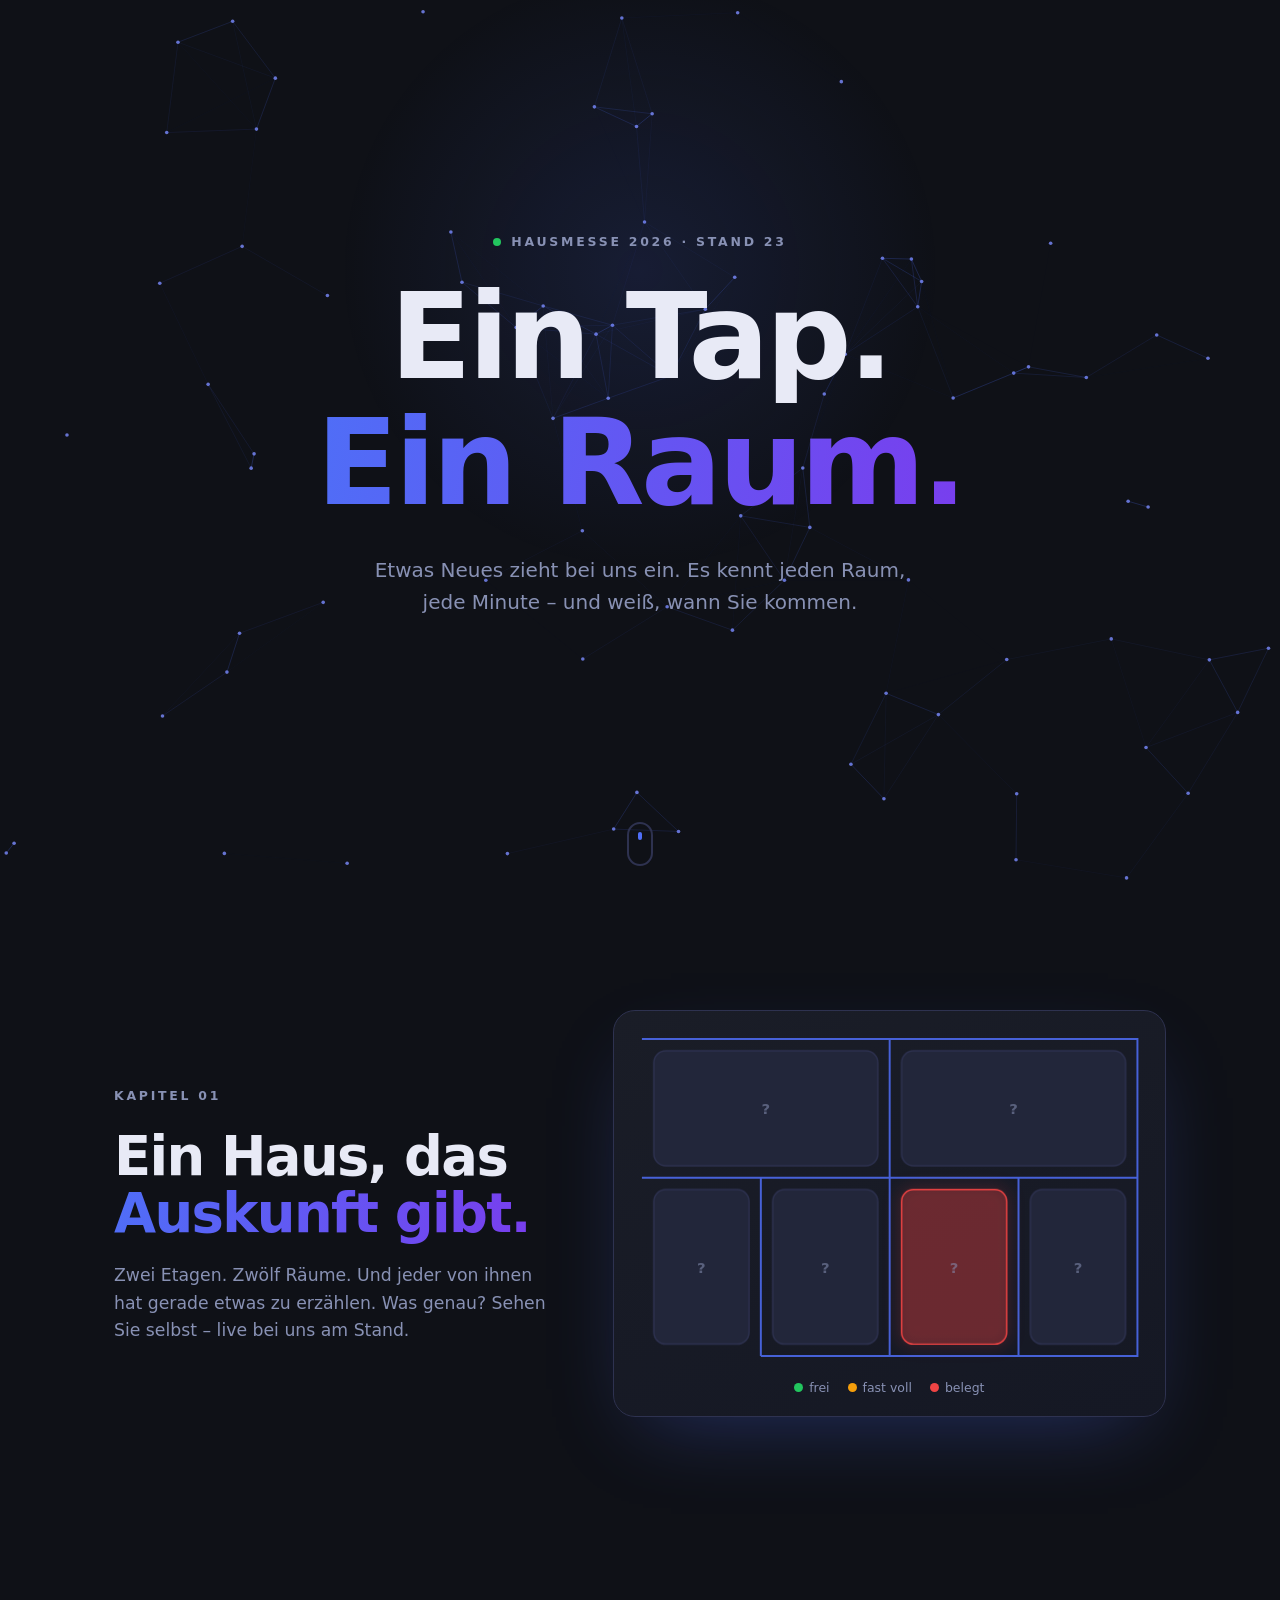
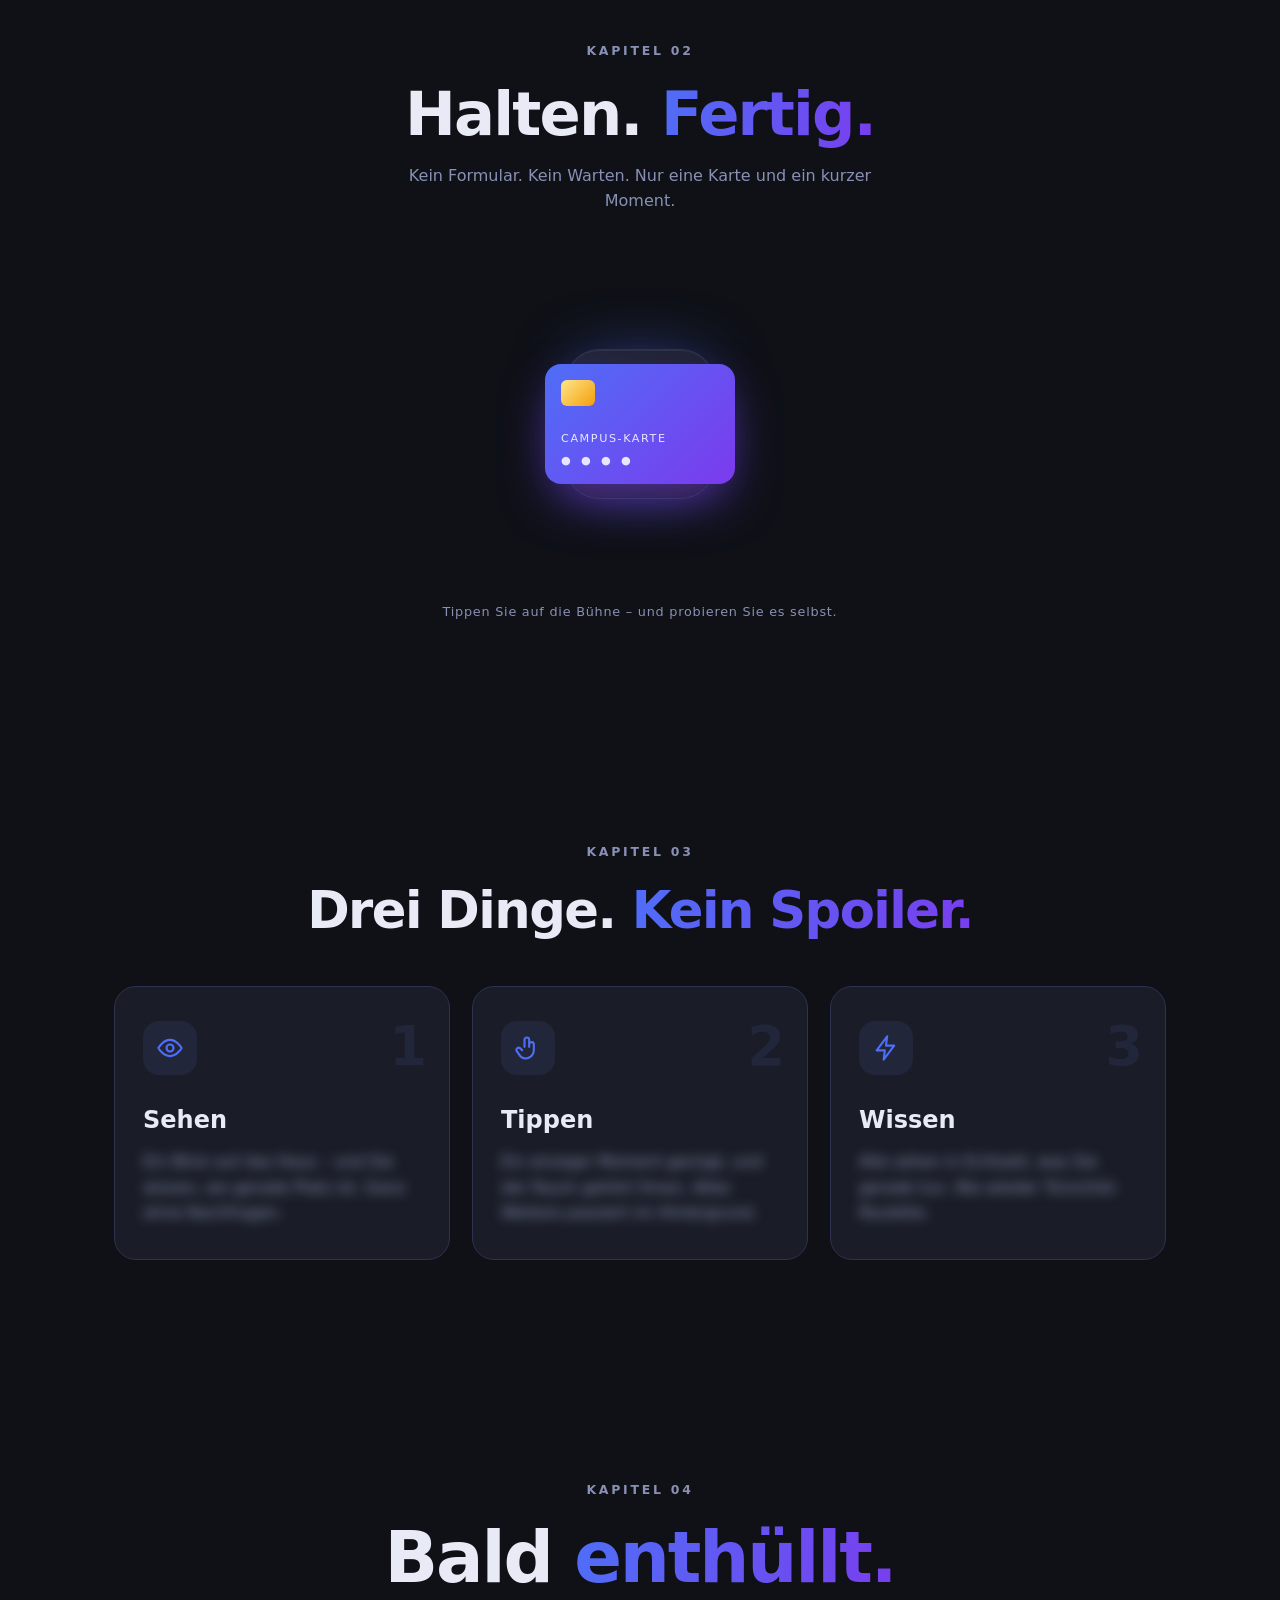
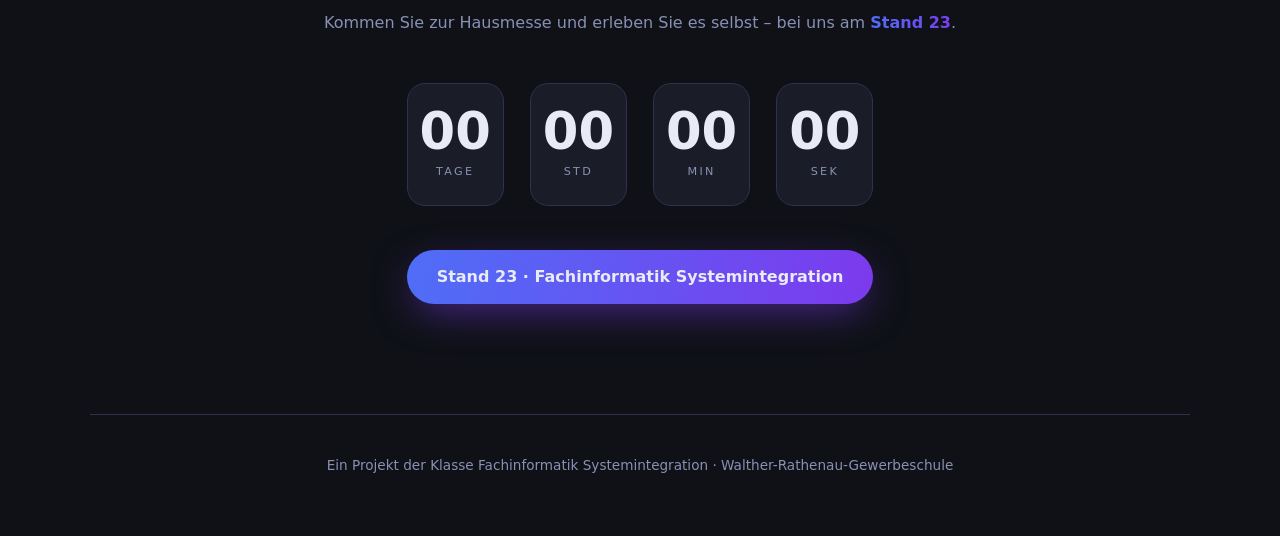
<file: teaser.html>
<!DOCTYPE html>
<html lang="de">
<head>
<meta charset="UTF-8">
<meta name="viewport" content="width=device-width, initial-scale=1">
<title>Ein Tap. Ein Raum. – Hausmesse Teaser</title>
<meta name="description" content="Etwas Neues zieht in die Walther-Rathenau-Gewerbeschule ein. Besuchen Sie uns auf der Hausmesse an Stand 23.">
<style>
  :root{
    --bg:#0f1117; --surface:#1a1d27; --surface2:#22263a; --border:#2e3250;
    --accent:#4f6ef7; --purple:#7c3aed; --green:#22c55e; --red:#ef4444; --amber:#f59e0b;
    --text:#e8eaf6; --muted:#8891b4;
  }
  *{box-sizing:border-box;margin:0;padding:0}
  html{scroll-behavior:smooth}
  body{
    background:var(--bg);color:var(--text);
    font-family:system-ui,-apple-system,"Segoe UI",Roboto,sans-serif;
    line-height:1.6;overflow-x:hidden;
  }
  /* Cursor-Spotlight über der ganzen Seite */
  body::before{
    content:"";position:fixed;inset:0;pointer-events:none;z-index:1;
    background:radial-gradient(500px circle at var(--mx,50%) var(--my,30%),rgba(79,110,247,.13),transparent 60%);
  }
  section{position:relative;z-index:2;padding:110px 24px;max-width:1100px;margin:0 auto}
  h1,h2{letter-spacing:-.03em;line-height:1.05}
  .grad{
    background:linear-gradient(100deg,var(--accent),var(--purple) 55%,#c084fc);
    -webkit-background-clip:text;background-clip:text;color:transparent;
    background-size:200% 100%;animation:shift 8s ease-in-out infinite alternate;
  }
  @keyframes shift{to{background-position:100% 0}}
  .eyebrow{
    display:inline-flex;align-items:center;gap:10px;font-size:.78rem;font-weight:600;
    letter-spacing:.22em;text-transform:uppercase;color:var(--muted);margin-bottom:22px;
  }
  .eyebrow i{width:8px;height:8px;border-radius:50%;background:var(--green);box-shadow:0 0 0 0 rgba(34,197,94,.7);animation:ping 2s infinite}
  @keyframes ping{70%{box-shadow:0 0 0 12px rgba(34,197,94,0)}100%{box-shadow:0 0 0 0 rgba(34,197,94,0)}}

  /* ---------- Hero ---------- */
  #hero{max-width:none;min-height:100vh;display:flex;flex-direction:column;align-items:center;justify-content:center;text-align:center;padding-top:60px}
  #net{position:absolute;inset:0;width:100%;height:100%;z-index:-1}
  #hero h1{font-size:clamp(3rem,10vw,7.5rem);font-weight:800}
  #hero h1 span{display:block}
  #hero p.lead{max-width:560px;margin:28px auto 0;color:var(--muted);font-size:clamp(1rem,2.2vw,1.25rem)}
  .scroll{
    position:absolute;bottom:34px;left:50%;transform:translateX(-50%);
    width:26px;height:44px;border:2px solid var(--border);border-radius:14px;
  }
  .scroll::after{content:"";position:absolute;left:50%;top:8px;width:4px;height:8px;margin-left:-2px;border-radius:2px;background:var(--accent);animation:wheel 1.8s infinite}
  @keyframes wheel{0%{opacity:1;transform:translateY(0)}100%{opacity:0;transform:translateY(16px)}}

  /* ---------- Reveal ---------- */
  .rv{opacity:0;transform:translateY(34px);transition:opacity .9s cubic-bezier(.2,.7,.2,1),transform .9s cubic-bezier(.2,.7,.2,1)}
  .rv.in{opacity:1;transform:none}
  .rv.d1{transition-delay:.12s}.rv.d2{transition-delay:.24s}.rv.d3{transition-delay:.36s}

  /* ---------- Grundriss ---------- */
  .split{display:grid;grid-template-columns:1fr 1.25fr;gap:56px;align-items:center}
  .split h2{font-size:clamp(2rem,5vw,3.4rem);margin-bottom:20px}
  .split p{color:var(--muted);font-size:1.08rem}
  .plan{
    background:linear-gradient(160deg,var(--surface),#151824);
    border:1px solid var(--border);border-radius:22px;padding:18px;
    box-shadow:0 30px 80px -30px rgba(79,110,247,.35);
  }
  .plan svg{width:100%;height:auto;display:block}
  .wall{fill:none;stroke:var(--accent);stroke-width:2;stroke-dasharray:1200;stroke-dashoffset:1200;opacity:.85}
  .plan.in .wall{animation:draw 2.6s .2s ease forwards}
  @keyframes draw{to{stroke-dashoffset:0}}
  .room{fill:var(--surface2);stroke:var(--border);stroke-width:1.5;transition:fill .8s,stroke .8s,filter .8s;opacity:0}
  .plan.in .room{animation:pop .6s ease forwards;animation-delay:calc(var(--i)*.09s + 1.2s)}
  @keyframes pop{from{opacity:0;transform:scale(.6)}to{opacity:1;transform:scale(1)}}
  .room{transform-box:fill-box;transform-origin:center}
  .room.g{fill:rgba(34,197,94,.28);stroke:var(--green);filter:drop-shadow(0 0 8px rgba(34,197,94,.55))}
  .room.a{fill:rgba(245,158,11,.28);stroke:var(--amber);filter:drop-shadow(0 0 8px rgba(245,158,11,.55))}
  .room.r{fill:rgba(239,68,68,.28);stroke:var(--red);filter:drop-shadow(0 0 8px rgba(239,68,68,.55))}
  .qm{fill:var(--muted);font-size:15px;font-weight:700;text-anchor:middle;opacity:.55;pointer-events:none}
  .legend{display:flex;gap:18px;justify-content:center;margin-top:12px;font-size:.78rem;color:var(--muted)}
  .legend b{display:inline-block;width:9px;height:9px;border-radius:50%;margin-right:6px}

  /* ---------- NFC ---------- */
  #nfc{text-align:center}
  #nfc h2{font-size:clamp(2rem,5.5vw,3.8rem);margin-bottom:16px}
  #nfc>p{color:var(--muted);max-width:520px;margin:0 auto}
  .stage{position:relative;height:340px;margin-top:40px;display:flex;align-items:center;justify-content:center;cursor:pointer;user-select:none}
  .reader{
    position:relative;width:150px;height:150px;border-radius:34px;
    background:linear-gradient(145deg,var(--surface2),var(--surface));border:1px solid var(--border);
    display:flex;align-items:center;justify-content:center;
    box-shadow:0 0 60px -10px rgba(79,110,247,.5),inset 0 1px 0 rgba(255,255,255,.06);
  }
  .reader svg{width:64px;height:64px;stroke:var(--accent);fill:none;stroke-width:2;stroke-linecap:round}
  .reader svg path{animation:wave 2.2s infinite;opacity:.25}
  .reader svg path:nth-child(2){animation-delay:.25s}.reader svg path:nth-child(3){animation-delay:.5s}
  @keyframes wave{40%{opacity:1}100%{opacity:.25}}
  .ring{position:absolute;left:50%;top:50%;width:150px;height:150px;margin:-75px 0 0 -75px;border-radius:34px;border:2px solid var(--accent);opacity:0;pointer-events:none}
  .stage.go .ring{animation:ripple 1.8s ease-out infinite}
  .stage.go .ring:nth-child(2){animation-delay:.6s}.stage.go .ring:nth-child(3){animation-delay:1.2s}
  @keyframes ripple{0%{opacity:.8;transform:scale(1)}100%{opacity:0;transform:scale(3.2)}}
  .card{
    position:absolute;width:190px;height:120px;border-radius:16px;z-index:3;
    background:linear-gradient(135deg,var(--accent),var(--purple));
    box-shadow:0 20px 50px -10px rgba(124,58,237,.6);
    padding:16px;text-align:left;font-size:.7rem;letter-spacing:.14em;color:rgba(255,255,255,.85);
    animation:tap 5s ease-in-out infinite;
  }
  .card::before{content:"";display:block;width:34px;height:26px;border-radius:6px;background:linear-gradient(135deg,#fde68a,#f59e0b);margin-bottom:24px}
  .card::after{content:"● ● ● ●";position:absolute;bottom:14px;left:16px;letter-spacing:.3em}
  @keyframes tap{
    0%,100%{transform:translate(150px,-70px) rotate(14deg)}
    40%,60%{transform:translate(0,0) rotate(0)}
  }
  .stage.go .card{animation-play-state:running}
  .ok{
    position:absolute;z-index:4;width:64px;height:64px;border-radius:50%;background:var(--green);
    display:flex;align-items:center;justify-content:center;font-size:2rem;color:#052e16;font-weight:800;
    transform:scale(0);box-shadow:0 0 40px rgba(34,197,94,.7);
  }
  .stage.done .ok{animation:okpop 1.6s ease forwards}
  @keyframes okpop{0%{transform:scale(0)}25%{transform:scale(1.15)}40%{transform:scale(1)}85%{transform:scale(1)}100%{transform:scale(0)}}
  .hint{margin-top:8px;font-size:.8rem;color:var(--muted);letter-spacing:.06em}

  /* ---------- Karten ---------- */
  #cards h2{font-size:clamp(2rem,5vw,3.2rem);text-align:center;margin-bottom:48px}
  .grid{display:grid;grid-template-columns:repeat(auto-fit,minmax(250px,1fr));gap:22px;perspective:900px}
  .tile{
    position:relative;overflow:hidden;background:var(--surface);border:1px solid var(--border);border-radius:22px;
    padding:34px 28px;min-height:270px;transition:transform .25s ease,border-color .3s;transform-style:preserve-3d;
  }
  .tile::before{
    content:"";position:absolute;inset:0;opacity:0;transition:opacity .3s;
    background:radial-gradient(320px circle at var(--x,50%) var(--y,50%),rgba(79,110,247,.22),transparent 60%);
  }
  .tile:hover{border-color:var(--accent)}
  .tile:hover::before{opacity:1}
  .tile .ic{width:54px;height:54px;border-radius:16px;background:var(--surface2);display:flex;align-items:center;justify-content:center;margin-bottom:26px}
  .tile .ic svg{width:28px;height:28px;stroke:var(--accent);fill:none;stroke-width:1.8;stroke-linecap:round;stroke-linejoin:round}
  .tile h3{font-size:1.5rem;margin-bottom:10px}
  .tile p{color:var(--muted);font-size:.98rem}
  .tile .blur{filter:blur(6px);transition:filter .5s;user-select:none}
  .tile:hover .blur{filter:blur(0)}
  .tile .no{position:absolute;right:22px;top:16px;font-size:3.4rem;font-weight:800;color:var(--surface2)}

  /* ---------- Countdown ---------- */
  #finale{text-align:center}
  #finale h2{font-size:clamp(2.2rem,6vw,4.4rem);margin-bottom:14px}
  #finale>p{color:var(--muted)}
  .count{display:flex;justify-content:center;gap:clamp(10px,3vw,26px);margin:48px 0 44px;flex-wrap:wrap}
  .unit{min-width:92px;padding:22px 12px;background:var(--surface);border:1px solid var(--border);border-radius:18px}
  .unit b{display:block;font-size:clamp(2rem,6vw,3.2rem);font-variant-numeric:tabular-nums;font-weight:800;line-height:1}
  .unit span{font-size:.7rem;letter-spacing:.2em;text-transform:uppercase;color:var(--muted)}
  .badge{
    display:inline-block;padding:14px 30px;border-radius:999px;font-weight:600;
    background:linear-gradient(100deg,var(--accent),var(--purple));box-shadow:0 12px 40px -8px rgba(124,58,237,.6);
  }
  footer{position:relative;z-index:2;text-align:center;padding:40px 24px 60px;color:var(--muted);font-size:.85rem;border-top:1px solid var(--border);max-width:1100px;margin:0 auto}

  @media (max-width:820px){
    section{padding:80px 20px}
    .split{grid-template-columns:1fr;gap:36px}
    .card{width:150px;height:96px}
    .card::before{margin-bottom:14px}
  }
  @media (prefers-reduced-motion:reduce){
    *,*::before,*::after{animation-duration:.01ms!important;animation-iteration-count:1!important;transition-duration:.01ms!important}
    .rv{opacity:1;transform:none}
    .wall{stroke-dashoffset:0}.room{opacity:1}
  }
</style>
</head>
<body>

<!-- ===== Hero ===== -->
<section id="hero">
  <canvas id="net" aria-hidden="true"></canvas>
  <div class="eyebrow rv"><i></i> Hausmesse 2026 · Stand 23</div>
  <h1 class="rv d1"><span>Ein Tap.</span><span class="grad">Ein Raum.</span></h1>
  <p class="lead rv d2">Etwas Neues zieht bei uns ein. Es kennt jeden Raum, jede Minute – und weiß, wann Sie kommen.</p>
  <div class="scroll" aria-hidden="true"></div>
</section>

<!-- ===== Grundriss ===== -->
<section id="plan">
  <div class="split">
    <div>
      <div class="eyebrow rv">Kapitel 01</div>
      <h2 class="rv d1">Ein Haus, das<br><span class="grad">Auskunft gibt.</span></h2>
      <p class="rv d2">Zwei Etagen. Zwölf Räume. Und jeder von ihnen hat gerade etwas zu erzählen. Was genau? Sehen Sie selbst – live bei uns am Stand.</p>
    </div>
    <div class="rv d2">
      <div class="plan" id="planBox">
        <svg viewBox="0 0 520 340" role="img" aria-label="Stilisierter Grundriss mit farbig leuchtenden Räumen">
          <path class="wall" d="M10 10H510V330H10Z M10 150H510 M260 10V150 M130 150V330 M260 150V330 M390 150V330"/>
          <rect class="room" style="--i:0" x="22" y="22" width="226" height="116" rx="12"/>
          <rect class="room" style="--i:1" x="272" y="22" width="226" height="116" rx="12"/>
          <rect class="room" style="--i:2" x="22" y="162" width="96" height="156" rx="12"/>
          <rect class="room" style="--i:3" x="142" y="162" width="106" height="156" rx="12"/>
          <rect class="room" style="--i:4" x="272" y="162" width="106" height="156" rx="12"/>
          <rect class="room" style="--i:5" x="402" y="162" width="96" height="156" rx="12"/>
          <text class="qm" x="135" y="86">?</text><text class="qm" x="385" y="86">?</text>
          <text class="qm" x="70" y="246">?</text><text class="qm" x="195" y="246">?</text>
          <text class="qm" x="325" y="246">?</text><text class="qm" x="450" y="246">?</text>
        </svg>
        <div class="legend"><span><b style="background:var(--green)"></b>frei</span><span><b style="background:var(--amber)"></b>fast voll</span><span><b style="background:var(--red)"></b>belegt</span></div>
      </div>
    </div>
  </div>
</section>

<!-- ===== NFC ===== -->
<section id="nfc">
  <div class="eyebrow rv">Kapitel 02</div>
  <h2 class="rv d1">Halten. <span class="grad">Fertig.</span></h2>
  <p class="rv d2">Kein Formular. Kein Warten. Nur eine Karte und ein kurzer Moment.</p>
  <div class="stage rv d3" id="stage" role="button" tabindex="0" aria-label="Animation antippen">
    <div class="ring"></div><div class="ring"></div><div class="ring"></div>
    <div class="reader">
      <svg viewBox="0 0 64 64"><path d="M22 20a16 16 0 0 1 0 24"/><path d="M32 12a26 26 0 0 1 0 40"/><path d="M42 4a36 36 0 0 1 0 56"/></svg>
    </div>
    <div class="card">CAMPUS-KARTE</div>
    <div class="ok">✓</div>
  </div>
  <div class="hint">Tippen Sie auf die Bühne – und probieren Sie es selbst.</div>
</section>

<!-- ===== Karten ===== -->
<section id="cards">
  <div class="eyebrow rv" style="display:flex;justify-content:center">Kapitel 03</div>
  <h2 class="rv d1">Drei Dinge. <span class="grad">Kein Spoiler.</span></h2>
  <div class="grid">
    <article class="tile rv">
      <span class="no">1</span>
      <div class="ic"><svg viewBox="0 0 24 24"><path d="M2 12s4-7 10-7 10 7 10 7-4 7-10 7S2 12 2 12Z"/><circle cx="12" cy="12" r="3"/></svg></div>
      <h3>Sehen</h3>
      <p class="blur">Ein Blick auf das Haus – und Sie wissen, wo gerade Platz ist. Ganz ohne Nachfragen.</p>
    </article>
    <article class="tile rv d1">
      <span class="no">2</span>
      <div class="ic"><svg viewBox="0 0 24 24"><path d="M9 11V5a2 2 0 1 1 4 0v6m0 0V9a2 2 0 1 1 4 0v5a7 7 0 0 1-7 7c-3 0-4-1-6-4l-2-3a2 2 0 0 1 3-2l2 2"/></svg></div>
      <h3>Tippen</h3>
      <p class="blur">Ein einziger Moment genügt, und der Raum gehört Ihnen. Alles Weitere passiert im Hintergrund.</p>
    </article>
    <article class="tile rv d2">
      <span class="no">3</span>
      <div class="ic"><svg viewBox="0 0 24 24"><path d="M13 2 4 14h7l-1 8 9-12h-7l1-8Z"/></svg></div>
      <h3>Wissen</h3>
      <p class="blur">Alle sehen in Echtzeit, was Sie gerade tun. Nie wieder Türschild-Roulette.</p>
    </article>
  </div>
</section>

<!-- ===== Finale ===== -->
<section id="finale">
  <div class="eyebrow rv" style="display:flex;justify-content:center">Kapitel 04</div>
  <h2 class="rv d1">Bald <span class="grad">enthüllt.</span></h2>
  <p class="rv d2">Kommen Sie zur Hausmesse und erleben Sie es selbst – bei uns am <strong class="grad">Stand 23</strong>.</p>
  <div class="count rv d2" id="count" aria-live="off">
    <div class="unit"><b id="cd">0</b><span>Tage</span></div>
    <div class="unit"><b id="ch">0</b><span>Std</span></div>
    <div class="unit"><b id="cm">0</b><span>Min</span></div>
    <div class="unit"><b id="cs">0</b><span>Sek</span></div>
  </div>
  <div class="badge rv d3">Stand 23 · Fachinformatik Systemintegration</div>
</section>

<footer>Ein Projekt der Klasse Fachinformatik Systemintegration · Walther-Rathenau-Gewerbeschule</footer>

<script>
// Datum der Hausmesse (Countdown) – bei Terminänderung hier anpassen
const HAUSMESSE = new Date('2026-11-24T09:00:00');

// Reveal beim Scrollen
const io = new IntersectionObserver(es => es.forEach(e => {
  if (e.isIntersecting) { e.target.classList.add('in'); io.unobserve(e.target); }
}), { threshold: .15 });
document.querySelectorAll('.rv, .plan').forEach(el => io.observe(el));

// Cursor-Spotlight
addEventListener('pointermove', e => {
  document.body.style.setProperty('--mx', e.clientX + 'px');
  document.body.style.setProperty('--my', e.clientY + 'px');
});

// Kacheln: Glanz folgt dem Zeiger, leichte 3D-Neigung
document.querySelectorAll('.tile').forEach(t => {
  t.addEventListener('pointermove', e => {
    const r = t.getBoundingClientRect();
    const x = e.clientX - r.left, y = e.clientY - r.top;
    t.style.setProperty('--x', x + 'px'); t.style.setProperty('--y', y + 'px');
    t.style.transform = 'rotateX(' + ((.5 - y / r.height) * 8) + 'deg) rotateY(' + ((x / r.width - .5) * 8) + 'deg)';
  });
  t.addEventListener('pointerleave', () => { t.style.transform = ''; });
});

// Grundriss: Räume wechseln zufällig ihren "Zustand"
const rooms = [...document.querySelectorAll('.room')];
const states = ['g', 'a', 'r', ''];
setInterval(() => {
  if (!document.getElementById('planBox').classList.contains('in')) return;
  const r = rooms[Math.floor(Math.random() * rooms.length)];
  r.classList.remove('g', 'a', 'r');
  const s = states[Math.floor(Math.random() * states.length)];
  if (s) r.classList.add(s);
}, 900);

// NFC-Bühne: Karte antippen -> Wellen + Haken
const stage = document.getElementById('stage');
function tap() {
  stage.classList.remove('done'); void stage.offsetWidth;
  stage.classList.add('go', 'done');
  setTimeout(() => stage.classList.remove('go'), 3600);
}
stage.addEventListener('click', tap);
stage.addEventListener('keydown', e => { if (e.key === 'Enter' || e.key === ' ') { e.preventDefault(); tap(); } });
setInterval(() => { if (stage.classList.contains('in')) tap(); }, 5000);

// Countdown
function zaehle() {
  let d = Math.max(0, HAUSMESSE - Date.now()) / 1000;
  const t = { cd: Math.floor(d / 86400), ch: Math.floor(d % 86400 / 3600), cm: Math.floor(d % 3600 / 60), cs: Math.floor(d % 60) };
  for (const k in t) document.getElementById(k).textContent = String(t[k]).padStart(2, '0');
}
zaehle(); setInterval(zaehle, 1000);

// Hero: Netzwerk aus Punkten, das sich zum Zeiger hin verbindet
(function () {
  const c = document.getElementById('net'), g = c.getContext('2d');
  if (matchMedia('(prefers-reduced-motion: reduce)').matches) return;
  let w, h, pts = [], mouse = { x: -999, y: -999 };
  function size() {
    w = c.width = c.offsetWidth; h = c.height = c.offsetHeight;
    pts = Array.from({ length: Math.min(90, Math.floor(w * h / 14000)) }, () => ({
      x: Math.random() * w, y: Math.random() * h, vx: (Math.random() - .5) * .35, vy: (Math.random() - .5) * .35
    }));
  }
  addEventListener('resize', size); size();
  c.parentElement.addEventListener('pointermove', e => { const r = c.getBoundingClientRect(); mouse.x = e.clientX - r.left; mouse.y = e.clientY - r.top; });
  (function loop() {
    g.clearRect(0, 0, w, h);
    for (const p of pts) {
      p.x += p.vx; p.y += p.vy;
      if (p.x < 0 || p.x > w) p.vx *= -1;
      if (p.y < 0 || p.y > h) p.vy *= -1;
    }
    for (let i = 0; i < pts.length; i++) {
      const a = pts[i];
      g.fillStyle = 'rgba(124,140,255,.8)';
      g.beginPath(); g.arc(a.x, a.y, 1.8, 0, 7); g.fill();
      for (let j = i + 1; j < pts.length; j++) {
        const b = pts[j], d = Math.hypot(a.x - b.x, a.y - b.y);
        if (d < 130) { g.strokeStyle = 'rgba(79,110,247,' + (.28 * (1 - d / 130)) + ')'; g.beginPath(); g.moveTo(a.x, a.y); g.lineTo(b.x, b.y); g.stroke(); }
      }
      const dm = Math.hypot(a.x - mouse.x, a.y - mouse.y);
      if (dm < 180) { g.strokeStyle = 'rgba(192,132,252,' + (.6 * (1 - dm / 180)) + ')'; g.beginPath(); g.moveTo(a.x, a.y); g.lineTo(mouse.x, mouse.y); g.stroke(); }
    }
    requestAnimationFrame(loop);
  })();
})();
</script>
</body>
</html>
</file>
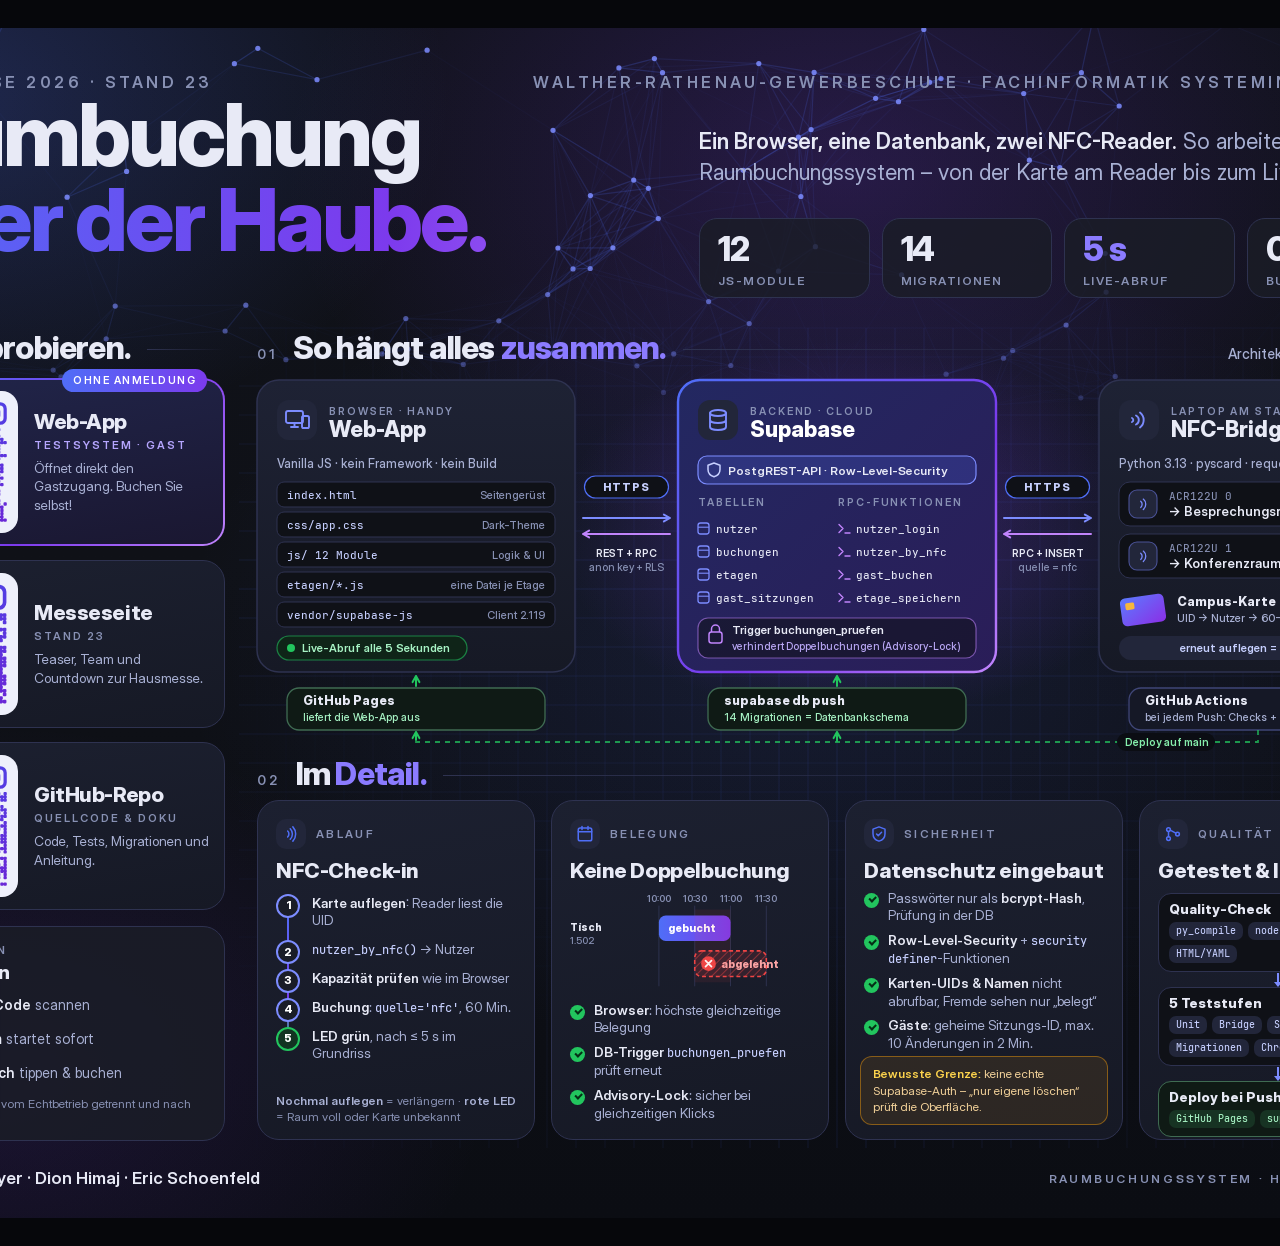
<file: Plakat/infoplakat.html>
<!DOCTYPE html>
<html lang="de">
<head>
<meta charset="UTF-8">
<meta name="viewport" content="width=device-width, initial-scale=1">
<title>Infoplakat – Raumbuchungssystem · Hausmesse 2026 · Stand 23</title>
<!--
  Info-Plakat (Rückwand am Stand) im Stil der Hausmesse-Seite und des Messeplakats.
  Schwerpunkt: technischer Hintergrund; QR-Codes ergänzend in der linken Spalte.

  Format:  DIN A0 quer (1189 × 841 mm). Gebaut auf einer festen Fläche von
           1682 × 1189,5 px – 1 px entspricht 0,707 mm auf A0. Alles ist Vektor
           (Text, SVG, Verläufe), lässt sich also ohne Qualitätsverlust auch
           auf A1 oder A2 quer drucken (gleiches Seitenverhältnis).

  Export:  In Chrome/Edge öffnen → Drucken (Strg+P) → "Als PDF speichern",
           Ränder "Keine", Hintergrundgrafiken AN. Papierformat kommt aus @page.
           Mit ?beschnitt=3 an der Adresse wird rundum 3 mm Beschnitt ergänzt
           (Seite dann 1195 × 847 mm).

  QR-Codes: als fertige Matrizen eingebettet (QR_DATEN im Script). Bei neuer
           Adresse müssen sie neu erzeugt werden.

  Schriften: Inter Display und JetBrains Mono (beide SIL Open Font License),
           als Teilmenge direkt eingebettet.
-->
<style>
  @font-face{font-family:"Inter Display";font-weight:400;font-style:normal;src:url([data-uri]) format("woff2")}
  @font-face{font-family:"Inter Display";font-weight:500;font-style:normal;src:url([data-uri]) format("woff2")}
  @font-face{font-family:"Inter Display";font-weight:600;font-style:normal;src:url([data-uri]) format("woff2")}
  @font-face{font-family:"Inter Display";font-weight:800;font-style:normal;src:url([data-uri]) format("woff2")}
  @font-face{font-family:"JetBrains Mono";font-weight:500;font-style:normal;src:url([data-uri]) format("woff2")}

  :root{
    --bg:#0f1117; --surface:#1a1d27; --surface2:#22263a; --border:#2e3250;
    --accent:#4f6ef7; --purple:#7c3aed; --green:#22c55e; --red:#ef4444; --amber:#f59e0b;
    --text:#e8eaf6; --muted:#8891b4; --soft:#a9b1d4;
    --mono:"JetBrains Mono",ui-monospace,Consolas,monospace;
    --b:0px;                       /* Beschnitt je Seite (4.244px = 3 mm auf A0) */
  }
  @page{size:1189mm 841mm;margin:0}
  *{box-sizing:border-box;margin:0;padding:0}
  html,body{background:#06070b}
  body{display:flex;justify-content:center;padding:28px}

  /* ---------- Plakatfläche ---------- */
  .poster{
    position:relative;flex:none;overflow:hidden;
    width:calc(1682px + 2*var(--b));height:calc(1189.5px + 2*var(--b));
    color:var(--text);
    font-family:"Inter Display",system-ui,-apple-system,"Segoe UI",Roboto,sans-serif;
    background:
      radial-gradient(760px 520px at 8% 6%,rgba(79,110,247,.24),transparent 68%),
      radial-gradient(820px 560px at 62% 12%,rgba(124,58,237,.22),transparent 68%),
      radial-gradient(900px 600px at 60% 52%,rgba(79,110,247,.13),transparent 70%),
      radial-gradient(700px 500px at 12% 88%,rgba(124,58,237,.14),transparent 70%),
      linear-gradient(180deg,#10121a 0%,#0f1117 45%,#0b0d13 100%);
    -webkit-print-color-adjust:exact;print-color-adjust:exact;
  }
  .blatt{position:absolute;left:var(--b);top:var(--b);width:1682px;height:1189.5px}
  .blatt>svg.ebene{position:absolute;left:0;top:0;width:1682px;height:1189.5px;overflow:visible}
  .inhalt{position:absolute;inset:0}
  .inhalt>*{position:absolute}

  .eyebrow{display:inline-flex;align-items:center;gap:14px;font-size:16px;font-weight:600;letter-spacing:.22em;text-transform:uppercase;color:var(--muted);white-space:nowrap}
  .eyebrow i{width:11px;height:11px;border-radius:50%;background:var(--green);box-shadow:0 0 0 6px rgba(34,197,94,.22)}
  .akz{color:#8b7bff}
  .mono{font-family:var(--mono);font-weight:500}

  /* ---------- Kopf ---------- */
  .top{top:44px;left:64px;right:64px;display:flex;justify-content:space-between;align-items:center}
  h1{top:72px;left:56px;width:1040px;height:250px}
  h1 svg{display:block;width:1040px;height:250px;overflow:visible}
  h1 text{font-family:"Inter Display",system-ui,sans-serif;font-weight:800;letter-spacing:-.035em}
  .lead{top:98px;left:900px;width:718px;font-size:22px;line-height:1.42;color:var(--soft)}
  .lead strong{color:var(--text);font-weight:600}
  .stats{top:190px;left:900px;width:718px;display:grid;grid-template-columns:repeat(4,1fr);gap:12px}
  .stat{height:80px;padding:13px 18px 0;background:rgba(26,29,39,.82);border:1.5px solid var(--border);border-radius:18px}
  .stat b{display:block;font-size:34px;font-weight:800;letter-spacing:-.03em;line-height:1}
  .stat span{display:block;margin-top:7px;font-size:12px;font-weight:600;letter-spacing:.12em;text-transform:uppercase;color:var(--muted);white-space:nowrap}

  /* ---------- Abschnittsköpfe ---------- */
  .kopf{display:flex;align-items:baseline;gap:16px}
  .kopf .nr{font-size:13px;font-weight:600;letter-spacing:.22em;text-transform:uppercase;color:var(--muted)}
  .kopf h2{font-size:32px;font-weight:800;letter-spacing:-.025em;line-height:1;white-space:nowrap}
  .kopf .linie{flex:1;height:1.5px;background:linear-gradient(90deg,var(--border),transparent);transform:translateY(-9px)}
  .kopf .hint{font-size:14px;font-weight:500;color:var(--soft);white-space:nowrap}

  /* ---------- Linke Spalte: QR-Codes ---------- */
  .links{left:64px;top:304px;width:362px}
  .qcard{position:relative;display:flex;gap:16px;align-items:center;height:168px;margin-top:14px;padding:12px;background:linear-gradient(170deg,#1c2030,#161925);border:1.5px solid var(--border);border-radius:22px}
  .qcard.haupt{border:2.5px solid transparent;padding:11px;
    background:linear-gradient(170deg,#21254a,#1a1731) padding-box,linear-gradient(135deg,#4f6ef7,#7c3aed 60%,#c084fc) border-box}
  .qbox{flex:none;width:142px;height:142px;border-radius:16px;background:#eef0fb;padding:8px}
  .qbox svg{display:block;width:100%;height:100%}
  .qcard h3{font-size:21px;font-weight:800;letter-spacing:-.02em;line-height:1.1}
  .qcard .sub{display:block;margin-top:5px;font-size:11px;font-weight:600;letter-spacing:.18em;text-transform:uppercase;color:var(--muted)}
  .qcard.haupt .sub{color:#b6a6ff}
  .qcard p{margin-top:7px;font-size:13.5px;line-height:1.36;color:var(--soft)}
  .qcard .badge{position:absolute;top:-11px;right:16px;padding:5px 11px;border-radius:999px;font-size:10.5px;font-weight:600;letter-spacing:.14em;text-transform:uppercase;color:#fff;background:linear-gradient(100deg,var(--accent),var(--purple))}
  .mini{margin-top:16px;padding:16px 18px 14px;background:rgba(26,29,39,.86);border:1.5px solid var(--border);border-radius:22px}
  .mini .t{font-size:11.5px;font-weight:600;letter-spacing:.2em;text-transform:uppercase;color:var(--muted)}
  .mini h4{font-size:19px;font-weight:800;letter-spacing:-.015em;margin-top:4px}
  .mini ol{list-style:none;margin-top:8px}
  .mini li{display:flex;align-items:center;gap:12px;margin-top:8px;font-size:14px;line-height:1.3;color:var(--soft)}
  .mini li b{color:var(--text);font-weight:600}
  .mini li .n{flex:none;width:26px;height:26px;border-radius:50%;display:flex;align-items:center;justify-content:center;font-size:13px;font-weight:800;color:#fff;background:linear-gradient(135deg,var(--accent),var(--purple))}
  .mini small{display:block;margin-top:10px;font-size:12px;color:var(--muted)}

  /* ---------- Rechte Fläche: Architektur ---------- */
  .rechts{left:458px;top:304px;width:1160px}
  #arch{display:block;width:1160px;height:370px;margin-top:16px;overflow:visible}
  #arch text{font-family:"Inter Display",system-ui,sans-serif}
  #arch .m{font-family:"JetBrains Mono",ui-monospace,monospace;font-weight:500}

  /* ---------- Detail-Karten ---------- */
  .karten{left:458px;top:772px;width:1160px;display:grid;grid-template-columns:repeat(4,1fr);gap:16px}
  .karte{position:relative;height:340px;padding:18px 18px 0;background:linear-gradient(170deg,#1c2030,#161925);border:1.5px solid var(--border);border-radius:22px;overflow:hidden}
  .karte .t{display:flex;align-items:center;gap:10px;font-size:11.5px;font-weight:600;letter-spacing:.2em;text-transform:uppercase;color:var(--muted)}
  .karte .t i{flex:none;width:30px;height:30px;border-radius:10px;background:var(--surface2);display:flex;align-items:center;justify-content:center}
  .karte .t i svg{width:18px;height:18px;stroke:var(--accent);fill:none;stroke-width:2;stroke-linecap:round;stroke-linejoin:round}
  .karte h4{margin-top:10px;font-size:21px;font-weight:800;letter-spacing:-.02em;line-height:1.12}
  .karte .fuss{position:absolute;left:18px;right:18px;bottom:14px;font-size:12px;line-height:1.35;color:var(--muted)}
  .karte .fuss b{color:var(--soft);font-weight:600}

  /* Ablauf (Karte 1) */
  .ablauf{list-style:none;margin-top:12px;position:relative}
  .ablauf::before{content:"";position:absolute;left:11px;top:12px;bottom:14px;width:2px;background:linear-gradient(#4f6ef7,#7c3aed 70%,#22c55e)}
  .ablauf li{position:relative;padding-left:36px;margin-top:11px;font-size:13.5px;line-height:1.32;color:var(--soft)}
  .ablauf li:first-child{margin-top:0}
  .ablauf li b{color:var(--text);font-weight:600}
  .ablauf li::before{content:attr(data-n);position:absolute;left:0;top:-1px;width:24px;height:24px;border-radius:50%;background:#1a1d27;border:2px solid #7c8cff;color:#fff;font-size:11.5px;font-weight:800;display:flex;align-items:center;justify-content:center;box-sizing:border-box}
  .ablauf li.ok::before{border-color:#22c55e;background:#123322}
  .code{font-family:var(--mono);font-weight:500;font-size:.92em;color:#c7d0ff}

  /* Doppelbuchung (Karte 2) */
  #zeitleiste{display:block;width:100%;height:104px;margin-top:8px}
  #zeitleiste text{font-family:"Inter Display",system-ui,sans-serif}
  .haken{list-style:none;margin-top:6px}
  .haken li{position:relative;padding-left:24px;margin-top:7px;font-size:13.5px;line-height:1.32;color:var(--soft)}
  .haken li b{color:var(--text);font-weight:600}
  .haken li::before{content:"";position:absolute;left:0;top:3px;width:15px;height:15px;border-radius:50%;background:#22c55e}
  .haken li::after{content:"";position:absolute;left:4.6px;top:6.4px;width:5px;height:2.6px;border-left:2px solid #052e16;border-bottom:2px solid #052e16;transform:rotate(-45deg)}
  .grenze{position:absolute;left:14px;right:14px;bottom:14px;padding:9px 12px;border-radius:12px;background:rgba(245,158,11,.1);border:1.2px solid rgba(245,158,11,.45);font-size:12px;line-height:1.35;color:#f3d29a}
  .grenze b{color:#fcd34d;font-weight:600}

  /* CI/CD (Karte 4) */
  .pipe{margin-top:10px}
  .stufe{position:relative;padding:7px 10px 8px;border-radius:13px;background:#0f1117;border:1.3px solid var(--border);margin-top:15px}
  .stufe:first-child{margin-top:0}
  .stufe+.stufe::before{content:"";position:absolute;left:50%;top:-15px;width:2px;height:13px;margin-left:-1px;background:#7c8cff}
  .stufe+.stufe::after{content:"";position:absolute;left:50%;top:-6px;margin-left:-4.5px;border:4.5px solid transparent;border-top:5px solid #7c8cff;border-bottom:0}
  .stufe b{display:block;font-size:13.5px;font-weight:800}
  .stufe .chips{display:flex;flex-wrap:wrap;gap:5px;margin-top:5px}
  .stufe .chips span{padding:2.5px 7px;border-radius:7px;background:var(--surface2);font-family:var(--mono);font-weight:500;font-size:10.2px;color:#c7d0ff;white-space:nowrap}
  .stufe.deploy{border-color:#3f6b52;background:#0f1a15}
  .stufe.deploy .chips span{background:#173323;color:#a7f3c4}

  /* ---------- Fußzeile ---------- */
  footer{top:1140px;left:64px;right:64px;display:flex;justify-content:space-between;align-items:center;gap:30px;white-space:nowrap}
  footer .team{font-size:17px;font-weight:600}
  footer .team small{font-size:12px;font-weight:600;letter-spacing:.22em;text-transform:uppercase;color:var(--muted);margin-right:14px}
  footer .schule{font-size:12px;font-weight:600;letter-spacing:.22em;text-transform:uppercase;color:var(--muted)}

  /* ---------- Druck: 1682 px -> 1189 mm ---------- */
  @media print{
    html,body{background:none}
    html{zoom:2.671735}
    body{display:block;padding:0}
    .poster{break-inside:avoid}
  }
</style>
</head>
<body>

<div class="poster" id="poster">
 <div class="blatt">

  <svg class="ebene" id="bg" viewBox="0 0 1682 1189.5" aria-hidden="true"></svg>

  <div class="inhalt">
    <div class="top">
      <div class="eyebrow"><i></i>Hausmesse 2026 · Stand 23</div>
      <div class="eyebrow">Walther-Rathenau-Gewerbeschule · Fachinformatik Systemintegration</div>
    </div>

    <h1 aria-label="Raumbuchung unter der Haube.">
      <svg viewBox="0 0 1040 250" aria-hidden="true">
        <defs><linearGradient id="gTitel" gradientUnits="userSpaceOnUse" x1="0" y1="0" x2="980" y2="60">
          <stop offset="0" stop-color="#4f6ef7"/><stop offset=".55" stop-color="#7c3aed"/><stop offset="1" stop-color="#c084fc"/></linearGradient></defs>
        <text id="t1" x="0" y="90" fill="#e8eaf6">Raumbuchung</text>
        <text id="t2" x="0" y="200" fill="url(#gTitel)">unter der Haube.</text>
      </svg>
    </h1>

    <p class="lead"><strong>Ein Browser, eine Datenbank, zwei NFC-Reader.</strong> So arbeitet unser Raumbuchungssystem&nbsp;– von der Karte am Reader bis zum Live-Grundriss.</p>
    <div class="stats">
      <div class="stat"><b>12</b><span>JS-Module</span></div>
      <div class="stat"><b>14</b><span>Migrationen</span></div>
      <div class="stat"><b class="akz">5&nbsp;s</b><span>Live-Abruf</span></div>
      <div class="stat"><b>0</b><span>Build-Schritte</span></div>
    </div>

    <!-- ===== Links: Ausprobieren ===== -->
    <section class="links">
      <div class="kopf"><span class="nr">Scan</span><h2>Ausprobieren.</h2><span class="linie"></span></div>
      <article class="qcard haupt">
        <span class="badge">Ohne Anmeldung</span>
        <div class="qbox"><svg id="qr1" role="img" aria-label="QR-Code zum Testsystem der Web-App"></svg></div>
        <div><h3>Web-App</h3><span class="sub">Testsystem · Gast</span><p>Öffnet direkt den Gastzugang. Buchen Sie selbst!</p></div>
      </article>
      <article class="qcard">
        <div class="qbox"><svg id="qr0" role="img" aria-label="QR-Code zur Hausmesse-Seite"></svg></div>
        <div><h3>Messeseite</h3><span class="sub">Stand 23</span><p>Teaser, Team und Countdown zur Hausmesse.</p></div>
      </article>
      <article class="qcard">
        <div class="qbox"><svg id="qr2" role="img" aria-label="QR-Code zum GitHub-Repository"></svg></div>
        <div><h3>GitHub-Repo</h3><span class="sub">Quellcode &amp; Doku</span><p>Code, Tests, Migrationen und Anleitung.</p></div>
      </article>
      <div class="mini">
        <div class="t">In 3 Schritten</div>
        <h4>Selbst testen</h4>
        <ol>
          <li><span class="n">1</span><span><b>Web-App-Code</b> scannen</span></li>
          <li><span class="n">2</span><span><b>Testsystem</b> startet sofort</span></li>
          <li><span class="n">3</span><span><b>Grünen Tisch</b> tippen &amp; buchen</span></li>
        </ol>
        <small>Test-Buchungen sind vom Echtbetrieb getrennt und nach 2&nbsp;Min. gelöscht.</small>
      </div>
    </section>

    <!-- ===== Rechts: Architektur ===== -->
    <section class="rechts">
      <div class="kopf"><span class="nr">01</span><h2>So hängt alles <span class="akz">zusammen.</span></h2><span class="linie"></span><span class="hint">Architektur des Live-Systems</span></div>
      <svg id="arch" viewBox="0 0 1160 370" role="img" aria-label="Architektur: Web-App und NFC-Bridge sprechen über HTTPS mit Supabase, GitHub Actions testet und deployt"></svg>
    </section>

    <!-- ===== Detail-Karten ===== -->
    <div class="kopf" style="left:458px;top:730px;width:1160px"><span class="nr">02</span><h2>Im <span class="akz">Detail.</span></h2><span class="linie"></span></div>
    <div class="karten">
      <article class="karte">
        <div class="t"><i><svg viewBox="0 0 24 24"><path d="M7.5 8a5.5 5.5 0 0 1 0 8"/><path d="M11 5a10 10 0 0 1 0 14"/><path d="M14.5 2.5a14 14 0 0 1 0 19"/></svg></i>Ablauf</div>
        <h4>NFC-Check-in</h4>
        <ol class="ablauf">
          <li data-n="1"><b>Karte auflegen</b>: Reader liest die UID</li>
          <li data-n="2"><span class="code">nutzer_by_nfc()</span> → Nutzer</li>
          <li data-n="3"><b>Kapazität prüfen</b> wie im Browser</li>
          <li data-n="4"><b>Buchung</b>: <span class="code">quelle='nfc'</span>, 60&nbsp;Min.</li>
          <li data-n="5" class="ok"><b>LED grün</b>, nach ≤&nbsp;5&nbsp;s im Grundriss</li>
        </ol>
        <div class="fuss"><b>Nochmal auflegen</b> = verlängern · <b>rote LED</b> = Raum voll oder Karte unbekannt</div>
      </article>

      <article class="karte">
        <div class="t"><i><svg viewBox="0 0 24 24"><rect x="3" y="4" width="18" height="17" rx="2.5"/><path d="M3 9h18M8 2v4M16 2v4"/></svg></i>Belegung</div>
        <h4>Keine Doppel&shy;buchung</h4>
        <svg id="zeitleiste" viewBox="0 0 244 104" aria-hidden="true"></svg>
        <ul class="haken">
          <li><b>Browser</b>: höchste gleichzeitige Belegung</li>
          <li><b>DB-Trigger</b> <span class="code">buchungen_pruefen</span> prüft erneut</li>
          <li><b>Advisory-Lock</b>: sicher bei gleichzeitigen Klicks</li>
        </ul>
      </article>

      <article class="karte">
        <div class="t"><i><svg viewBox="0 0 24 24"><path d="M12 2.5 4 5.5v6c0 5 3.4 8.6 8 10 4.6-1.4 8-5 8-10v-6l-8-3Z"/><path d="m8.8 12 2.2 2.2 4.4-4.6"/></svg></i>Sicherheit</div>
        <h4>Datenschutz eingebaut</h4>
        <ul class="haken">
          <li>Passwörter nur als <b>bcrypt-Hash</b>, Prüfung in der DB</li>
          <li><b>Row-Level-Security</b> + <span class="code">security definer</span>-Funktionen</li>
          <li><b>Karten-UIDs &amp; Namen</b> nicht abrufbar, Fremde sehen nur „belegt“</li>
          <li><b>Gäste</b>: geheime Sitzungs-ID, max. 10 Änderungen in 2&nbsp;Min.</li>
        </ul>
        <div class="grenze"><b>Bewusste Grenze:</b> keine echte Supabase-Auth&nbsp;– „nur eigene löschen“ prüft die Oberfläche.</div>
      </article>

      <article class="karte">
        <div class="t"><i><svg viewBox="0 0 24 24"><circle cx="6" cy="6" r="2.5"/><circle cx="6" cy="18" r="2.5"/><circle cx="18" cy="12" r="2.5"/><path d="M6 8.5v7M8.3 6.9l7.4 3.9"/></svg></i>Qualität</div>
        <h4>Getestet &amp; live</h4>
        <div class="pipe">
          <div class="stufe"><b>Quality-Check</b><div class="chips"><span>py_compile</span><span>node --check</span><span>HTML/YAML</span></div></div>
          <div class="stufe"><b>5 Teststufen</b><div class="chips"><span>Unit</span><span>Bridge</span><span>SQL (anon)</span><span>Migrationen</span><span>Chromium-E2E</span></div></div>
          <div class="stufe deploy"><b>Deploy bei Push auf main</b><div class="chips"><span>GitHub Pages</span><span>supabase db push</span></div></div>
        </div>
      </article>
    </div>

    <footer>
      <div class="team"><small>Team</small>David Mayer · Dion Himaj · Eric Schoenfeld</div>
      <div class="schule">Raumbuchungssystem · Hausmesse 2026</div>
    </footer>
  </div>

 </div>
</div>

<script>
// ── Beschnitt für die Druckerei: ?beschnitt=3 (mm je Seite) ──
(function(){
  const mm = parseFloat(new URLSearchParams(location.search).get('beschnitt'));
  if(!(mm > 0)) return;
  document.documentElement.style.setProperty('--b', (mm * 1682 / 1189) + 'px');   // 1 px = 0,707 mm
  const st = document.createElement('style');
  st.textContent = '@page{size:' + (1189 + 2*mm) + 'mm ' + (841 + 2*mm) + 'mm;margin:0}';
  document.head.appendChild(st);
})();

function zufall(seed){ return function(){ seed |= 0; seed = seed + 0x6D2B79F5 | 0; let t = Math.imul(seed ^ seed >>> 15, 1 | seed); t = t + Math.imul(t ^ t >>> 7, 61 | t) ^ t; return ((t ^ t >>> 14) >>> 0) / 4294967296; }; }
const n1 = v => Math.round(v * 10) / 10;

// ── QR-Daten (fertige Matrizen, Fehlerkorrektur Q) ──
const QR_DATEN = [{"url":"https://hausmesse.wara.de/Stand23/index.html","matrix":["111111101000000001110011001111111","100000101100000110110111101000001","101110101010100001111010001011101","101110101010100111110010001011101","101110101101101110101011001011101","100000100010000101010111001000001","111111101010101010101010101111111","000000001011010111111110100000000","011010110001111111110101101011111","111000000111000001001110111100011","110110110111011010100000011100101","010111001100000111110110010010000","101101110001100100101100101001011","010110010010010100101110101000101","110000111110111001000110010001011","001100001111010000111111001010010","011100110010101001111101011001100","000101010011100011101010111100011","100101110100011111000010001000111","101111010001001110101101111110010","001101110101100100101110101001011","010000000101111011001100101001011","101010101100111001001110000111011","011101010100000100111110110100010","101010101101100111000101111111010","000000001000011111001000100011011","111111101001100100001101101010111","100000100110110011101100100010011","101110101110000001010100111111010","101110100111001011001100000010011","101110101100111110101000100010101","100000101000001010110111110010010","111111100110010001111110110010011"]},{"url":"https://erschoenfeld2-tech.github.io/Raumbuchungssytem/?gast","matrix":["1111111000011010010100010001101111111","1000001000100101010101000000101000001","1011101010000110001011001011001011101","1011101001110000000010010010101011101","1011101010011110001001010101001011101","1000001011000011111001100100101000001","1111111010101010101010101010101111111","0000000001010100001101111010000000000","0100101010010101010101111001010110100","1110000111100110110000011011110011000","0000111011101101110010110111110110100","0000110100101000100011110011010000110","0101011001111111001011111000011100111","1000010001000011111000110111010110100","1110001000110101000101111011001011100","0000000101011000111001000000010000100","0011101011101011011001101001011101111","0101110110001000101001110111000011100","1111011000001001101111111101101101000","0011010000011001100001101000111100110","0010101110010111011011111000011000110","1100110000100111000010010011000010110","1011001101001111011000011011110001100","0110100010010111100001011010101100110","1001101110101011010011101011111001100","1001010001011000101000010111110011110","0001011001011100111011011011010111000","0001110101110001011001000011101100100","1110111010000101000111100001111110100","0000000011010010101000010100100011000","1111111001100000100010110010101011100","1000001000010011100001000010100010101","1011101010110001110111100000111111110","1011101000010010110110111111001101010","1011101001111101010000111001001101010","1000001011000010001011001010000100110","1111111001000111100111110000001010111"]},{"url":"https://github.com/erschoenfeld2-tech/Raumbuchungssytem","matrix":["1111111011000100010101001111001111111","1000001001000000110001111001001000001","1011101010110100100010111001101011101","1011101011010010011000110001001011101","1011101000001100001101110111001011101","1000001011111101010010101101101000001","1111111010101010101010101010101111111","0000000011101110100011111000000000000","0101011110010100111011011111011101101","1000010101010100001110001000101001111","0111111111111100000010100000101000011","1010010110010000110001101101000010000","0110001101001011111001001101111101010","1111110000110111100000101000001101011","0001011010010011010111011100000100101","0011000111100110010010011110001010011","0001011111111000000010101000111101110","1101100001011010111011001010101111001","0010101001001100011100011100111111011","1001110101101001001101001010110110101","0011001001001100001011000010101110001","0000110000110000101001001110011000011","1000111101000110101001100100001110011","0011100110000010010111000100011011011","0011001100100100111111001101011001001","0110000110110010100101101000001100111","1010111101010011111111110110011011101","0110110011001101101011001110001010000","1101011000110011011011110000111110111","0000000011010110000011111011100010001","1111111011111000010000100011101010101","1000001011011011001011010000100010111","1011101001001110111100101110111111011","1011101011010001100111110100010110101","1011101001100011101010100011010111101","1000001010001111000001101110110100000","1111111001010010101111011101111010011"]}];

// ── Überschrift: längere Zeile auf 790 px Breite ──
(function(){
  const t1 = document.getElementById('t1'), t2 = document.getElementById('t2');
  t1.style.fontSize = t2.style.fontSize = '100px';
  const gr = n1(100 * 790 / Math.max(t1.getComputedTextLength(), t2.getComputedTextLength()));
  t1.style.fontSize = t2.style.fontSize = gr + 'px';
  t1.setAttribute('y', n1(gr * .76)); t2.setAttribute('y', n1(gr * .76 + gr * .98));
})();

// ── Hintergrund: Punktnetz oben, feines Raster hinter dem Architektur-Bild ──
(function(){
  const rnd = zufall(4711);
  const pts = [];
  for(let i = 0; i < 110; i++) pts.push({ x: -14 + rnd() * 1710, y: -14 + rnd() * 420 });
  const blass = y => y < 220 ? 1 : Math.max(0, 1 - (y - 220) / 200);
  // Raster hinter dem Architektur-Bild: jede Linie mit eigener Deckkraft (Abstand zur Mitte),
  // statt einer weichen Maske – Masken würden im PDF als Pixelbild landen.
  let s = '';
  const MX = 1040, MY = 560;
  for(let x = 458; x <= 1618; x += 29){
    const o = .15 * Math.max(0, 1 - Math.abs(x - MX) / 640);
    if(o > .01) s += `<line x1="${x}" y1="300" x2="${x}" y2="1120" stroke="#4f6ef7" stroke-width=".8" opacity="${o.toFixed(3)}"/>`;
  }
  for(let y = 300; y <= 1120; y += 29){
    const o = .15 * Math.max(0, 1 - Math.abs(y - MY) / 460);
    if(o > .01) s += `<line x1="440" y1="${y}" x2="1640" y2="${y}" stroke="#4f6ef7" stroke-width=".8" opacity="${o.toFixed(3)}"/>`;
  }
  for(let i = 0; i < pts.length; i++){
    const a = pts[i];
    for(let j = i + 1; j < pts.length; j++){
      const b = pts[j], dd = Math.hypot(a.x - b.x, a.y - b.y);
      if(dd < 165){
        const o = .3 * (1 - dd / 165) * Math.min(blass(a.y), blass(b.y));
        if(o > .012) s += `<line x1="${n1(a.x)}" y1="${n1(a.y)}" x2="${n1(b.x)}" y2="${n1(b.y)}" stroke="#4f6ef7" stroke-width="1.2" opacity="${o.toFixed(3)}"/>`;
      }
    }
  }
  pts.forEach(p => { const o = .85 * blass(p.y); if(o > .02) s += `<circle cx="${n1(p.x)}" cy="${n1(p.y)}" r="2.6" fill="#7c8cff" opacity="${o.toFixed(2)}"/>`; });
  document.getElementById('bg').innerHTML = s;
})();

// ── QR-Codes: abgerundete, sich berührende Module + runde Ecken-Marker, Farbverlauf ──
// (Reine Punkte sahen hübscher aus, wurden aber bei scharfer Abbildung nicht mehr zuverlässig erkannt.)
function qrModule(zeilen, gid, farbe1, farbe2){
  const n = zeilen.length;
  const marker = (x, y) => (x < 7 && y < 7) || (x >= n - 7 && y < 7) || (x < 7 && y >= n - 7);
  let s = `<defs><linearGradient id="${gid}" gradientUnits="userSpaceOnUse" x1="0" y1="0" x2="${n}" y2="${n}">
    <stop offset="0" stop-color="${farbe1}"/><stop offset="1" stop-color="${farbe2}"/></linearGradient></defs><g fill="url(#${gid})">`;
  let d = '';
  const r = .3, l = 1.02 - 2 * r;
  zeilen.forEach((z, y) => { for(let x = 0; x < n; x++) if(z[x] === '1' && !marker(x, y))
    d += `M${(x - .01 + r).toFixed(2)} ${(y - .01).toFixed(2)}h${l}a${r} ${r} 0 0 1 ${r} ${r}v${l}a${r} ${r} 0 0 1-${r} ${r}h-${l}a${r} ${r} 0 0 1-${r}-${r}v-${l}a${r} ${r} 0 0 1 ${r}-${r}z`; });
  s += `<path d="${d}"/>`;
  [[0, 0], [n - 7, 0], [0, n - 7]].forEach(([x, y]) => {
    s += `<path fill-rule="evenodd" d="M${x + 2} ${y}h3a2 2 0 0 1 2 2v3a2 2 0 0 1-2 2h-3a2 2 0 0 1-2-2v-3a2 2 0 0 1 2-2zM${x + 2.2} ${y + 1}h2.6a1.2 1.2 0 0 1 1.2 1.2v2.6a1.2 1.2 0 0 1-1.2 1.2h-2.6a1.2 1.2 0 0 1-1.2-1.2v-2.6a1.2 1.2 0 0 1 1.2-1.2z"/>`;
    s += `<rect x="${x + 2}" y="${y + 2}" width="3" height="3" rx=".9"/>`;
  });
  return { box: `-1 -1 ${n + 2} ${n + 2}`, svg: s + '</g>' };
}
['qr0', 'qr1', 'qr2'].forEach((id, i) => {
  const q = qrModule(QR_DATEN[i].matrix, 'gQr' + i, '#3a57f0', '#6a26d6');
  const el = document.getElementById(id);
  el.setAttribute('viewBox', q.box);
  el.innerHTML = q.svg;
});

// ── Architektur-Bild ──
(function(){
  const esc = t => t.replace(/&/g, '&amp;').replace(/</g, '&lt;');
  let s = `<defs>
    <linearGradient id="aBox" x1="0" y1="0" x2="0" y2="1"><stop offset="0" stop-color="#1e2234"/><stop offset="1" stop-color="#161925"/></linearGradient>
    <linearGradient id="aHaupt" x1="0" y1="0" x2="1" y2="1"><stop offset="0" stop-color="#232861"/><stop offset="1" stop-color="#2a1d58"/></linearGradient>
    <linearGradient id="aRand" x1="0" y1="0" x2="1" y2="1"><stop offset="0" stop-color="#4f6ef7"/><stop offset=".6" stop-color="#7c3aed"/><stop offset="1" stop-color="#c084fc"/></linearGradient>
    <linearGradient id="aKarte" x1="0" y1="0" x2="1" y2="1"><stop offset="0" stop-color="#5b7bff"/><stop offset="1" stop-color="#8b2fe6"/></linearGradient>
    <radialGradient id="aGlow"><stop offset="0" stop-color="#7c3aed" stop-opacity=".32"/><stop offset="1" stop-color="#7c3aed" stop-opacity="0"/></radialGradient>
  </defs>`;
  const T = (x, y, t, gr, gew, farbe, extra = '') => `<text x="${x}" y="${y}" font-size="${gr}" font-weight="${gew}" fill="${farbe}" ${extra}>${esc(t)}</text>`;
  const EB = (x, y, t) => T(x, y, t.toUpperCase(), 10.5, 600, '#8891b4', 'letter-spacing="1.9"');
  const icon = (x, y, pfad) => `<rect x="${x}" y="${y}" width="40" height="40" rx="12" fill="#22263a"/><g transform="translate(${x + 8} ${y + 8}) scale(1)" fill="none" stroke="#7c8cff" stroke-width="1.9" stroke-linecap="round" stroke-linejoin="round">${pfad}</g>`;
  const pfeil = (x1, y1, x2, y2, farbe = '#7c8cff') => {
    const w = Math.atan2(y2 - y1, x2 - x1), k = 7;
    const a = `${n1(x2 - k * Math.cos(w - .5))} ${n1(y2 - k * Math.sin(w - .5))}`, b = `${n1(x2 - k * Math.cos(w + .5))} ${n1(y2 - k * Math.sin(w + .5))}`;
    return `<path d="M${x1} ${y1}L${x2} ${y2}M${a}L${x2} ${y2}L${b}" fill="none" stroke="${farbe}" stroke-width="2" stroke-linecap="round" stroke-linejoin="round"/>`;
  };

  // Glow hinter Supabase
  s += `<ellipse cx="600" cy="150" rx="300" ry="190" fill="url(#aGlow)"/>`;

  // ---------- Web-App (Browser) ----------
  const B = { x: 0, w: 318 };
  s += `<rect x="${B.x}" y="0" width="${B.w}" height="292" rx="22" fill="url(#aBox)" stroke="#2e3250" stroke-width="1.5"/>`;
  s += icon(20, 20, `<rect x="1" y="3" width="17" height="12" rx="2"/><path d="M6 19h7M9.5 15v4"/><rect x="17" y="8" width="7" height="12" rx="1.6"/>`);
  s += EB(72, 35, 'Browser · Handy') + T(72, 57, 'Web-App', 22, 800, '#e8eaf6');
  s += T(20, 88, 'Vanilla JS · kein Framework · kein Build', 12.2, 500, '#a9b1d4');
  [['index.html', 'Seitengerüst'], ['css/app.css', 'Dark-Theme'], ['js/  12 Module', 'Logik & UI'], ['etagen/*.js', 'eine Datei je Etage'], ['vendor/supabase-js', 'Client 2.119']].forEach(([f, b], i) => {
    const y = 102 + i * 30;
    s += `<rect x="20" y="${y}" width="278" height="25" rx="7" fill="#0f1117" stroke="#2e3250" stroke-width="1"/>`;
    s += T(30, y + 16.6, f, 11.4, 500, '#c7d0ff', 'class="m"') + T(288, y + 16.6, b, 11, 500, '#8891b4', 'text-anchor="end"');
  });
  s += `<rect x="20" y="256" width="190" height="24" rx="12" fill="#0f2418" stroke="#22c55e" stroke-opacity=".6" stroke-width="1.2"/><circle cx="34" cy="268" r="4" fill="#22c55e"/>`;
  s += T(45, 272, 'Live-Abruf alle 5 Sekunden', 11.2, 600, '#a7f3c4');

  // ---------- Supabase ----------
  const S = { x: 421, w: 318 };
  s += `<rect x="${S.x}" y="0" width="${S.w}" height="292" rx="22" fill="url(#aHaupt)" stroke="url(#aRand)" stroke-width="2.4"/>`;
  s += icon(S.x + 20, 20, `<ellipse cx="12" cy="5" rx="8" ry="3"/><path d="M4 5v14c0 1.7 3.6 3 8 3s8-1.3 8-3V5M4 12c0 1.7 3.6 3 8 3s8-1.3 8-3"/>`);
  s += EB(S.x + 72, 35, 'Backend · Cloud') + T(S.x + 72, 57, 'Supabase', 22, 800, '#ffffff');
  s += `<rect x="${S.x + 20}" y="76" width="${S.w - 40}" height="28" rx="9" fill="#4f6ef7" fill-opacity=".2" stroke="#7c8cff" stroke-width="1.2"/>`;
  s += `<path d="M${S.x + 36} 83l-6 2.3v4.2c0 3.6 2.5 6.2 6 7.2 3.5-1 6-3.6 6-7.2v-4.2Z" fill="none" stroke="#c7d0ff" stroke-width="1.5" stroke-linejoin="round"/>`;
  s += T(S.x + 50, 94.5, 'PostgREST-API · Row-Level-Security', 12, 600, '#e8eaf6');
  const spalte = (x, titel, eintraege, sym) => {
    let o = EB(x, 126, titel);
    eintraege.forEach((e, i) => {
      const y = 140 + i * 23;
      o += sym === 't' ? `<rect x="${x}" y="${y + 3}" width="11" height="11" rx="2.5" fill="none" stroke="#7c8cff" stroke-width="1.3"/><path d="M${x} ${y + 7.2}h11" stroke="#7c8cff" stroke-width="1.1"/>`
                       : `<path d="M${x + 1} ${y + 4.5}l4 4-4 4M${x + 7} ${y + 13}h5" fill="none" stroke="#c084fc" stroke-width="1.4" stroke-linecap="round" stroke-linejoin="round"/>`;
      o += T(x + 18, y + 12.5, e, 11.3, 500, '#e8eaf6', 'class="m"');
    });
    return o;
  };
  s += spalte(S.x + 20, 'Tabellen', ['nutzer', 'buchungen', 'etagen', 'gast_sitzungen'], 't');
  s += spalte(S.x + 160, 'RPC-Funktionen', ['nutzer_login', 'nutzer_by_nfc', 'gast_buchen', 'etage_speichern'], 'f');
  s += `<rect x="${S.x + 20}" y="238" width="${S.w - 40}" height="40" rx="10" fill="#0f1117" fill-opacity=".55" stroke="#c084fc" stroke-opacity=".55" stroke-width="1.2"/>`;
  s += `<rect x="${S.x + 31}" y="252" width="13" height="11" rx="2.5" fill="none" stroke="#c084fc" stroke-width="1.5"/><path d="M${S.x + 33.5} 252v-3a4 4 0 0 1 8 0v3" fill="none" stroke="#c084fc" stroke-width="1.5"/>`;
  s += T(S.x + 54, 254, 'Trigger buchungen_pruefen', 11.6, 600, '#e8eaf6') + T(S.x + 54, 270, 'verhindert Doppelbuchungen (Advisory-Lock)', 10.4, 500, '#b9a7f5');

  // ---------- NFC-Bridge ----------
  const N = { x: 842, w: 318 };
  s += `<rect x="${N.x}" y="0" width="${N.w}" height="292" rx="22" fill="url(#aBox)" stroke="#2e3250" stroke-width="1.5"/>`;
  s += icon(N.x + 20, 20, `<path d="M9 7.5a5 5 0 0 1 0 9"/><path d="M13 4.5a9.5 9.5 0 0 1 0 15"/><path d="M5 10a2.2 2.2 0 0 1 0 4"/>`);
  s += EB(N.x + 72, 35, 'Laptop am Stand') + T(N.x + 72, 57, 'NFC-Bridge', 22, 800, '#e8eaf6');
  s += T(N.x + 20, 88, 'Python 3.13 · pyscard · requests', 12.2, 500, '#a9b1d4');
  [['ACR122U 0', 'Besprechungsraum'], ['ACR122U 1', 'Konferenzraum']].forEach(([r, raum], i) => {
    const y = 102 + i * 52;
    s += `<rect x="${N.x + 20}" y="${y}" width="${N.w - 40}" height="44" rx="11" fill="#0f1117" stroke="#2e3250" stroke-width="1"/>`;
    s += `<rect x="${N.x + 30}" y="${y + 8}" width="28" height="28" rx="8" fill="#22263a" stroke="#4a5296" stroke-width="1.1"/>`;
    s += `<g transform="translate(${N.x + 36} ${y + 14}) scale(.26)" fill="none" stroke="#7c8cff" stroke-width="5" stroke-linecap="round"><path d="M22 20a16 16 0 0 1 0 24"/><path d="M32 12a26 26 0 0 1 0 40"/></g>`;
    s += T(N.x + 70, y + 18, r, 10.8, 500, '#8891b4', 'class="m"') + T(N.x + 70, y + 34, '→ ' + raum, 13, 600, '#e8eaf6');
    s += `<circle cx="${N.x + N.w - 38}" cy="${y + 22}" r="5" fill="#22c55e"/><circle cx="${N.x + N.w - 38}" cy="${y + 22}" r="9" fill="none" stroke="#22c55e" stroke-opacity=".35" stroke-width="2"/>`;
  });
  s += `<g transform="translate(${N.x + 44} 230) rotate(-8)"><rect x="-22" y="-14" width="44" height="28" rx="5" fill="url(#aKarte)"/><rect x="-17" y="-9" width="9" height="7" rx="1.6" fill="#f6b73c"/></g>`;
  s += T(N.x + 78, 226, 'Campus-Karte', 12.6, 700, '#e8eaf6') + T(N.x + 78, 242, 'UID → Nutzer → 60-Min.-Buchung', 11, 500, '#a9b1d4');
  s += `<rect x="${N.x + 20}" y="256" width="${N.w - 40}" height="24" rx="12" fill="#22263a"/>`;
  s += T(N.x + N.w/2, 272, 'erneut auflegen = verlängern', 11.2, 600, '#c7d0ff', 'text-anchor="middle"');

  // ---------- Verbindungen ----------
  const verb = (xa, xb, oben, unten, links) => {
    const m = (xa + xb) / 2;
    let o = `<rect x="${m - 42}" y="96" width="84" height="22" rx="11" fill="#0f1117" stroke="#4f6ef7" stroke-width="1.2"/>` + T(m, 111, 'HTTPS', 11, 800, '#c7d0ff', 'text-anchor="middle" letter-spacing="1"');
    o += pfeil(xa + 8, 138, xb - 8, 138) + pfeil(xb - 8, 154, xa + 8, 154, '#c084fc');
    o += T(m, 177, oben, 10.4, 600, '#e8eaf6', 'text-anchor="middle"') + T(m, 191, unten, 10.4, 500, '#8891b4', 'text-anchor="middle"');
    return o;
  };
  s += verb(B.x + B.w, S.x, 'REST + RPC', 'anon key + RLS');
  s += verb(S.x + S.w, N.x, 'RPC + INSERT', 'quelle = nfc');

  // ---------- Deploy-Schiene (GitHub) ----------
  const pill = (x, w, titel, unter, gruen) => `<rect x="${x}" y="308" width="${w}" height="42" rx="12" fill="${gruen ? '#0f1a15' : '#151826'}" stroke="${gruen ? '#3f6b52' : '#3f4677'}" stroke-width="1.3"/>`
    + T(x + 16, 325, titel, 12.4, 800, '#e8eaf6') + T(x + 16, 341, unter, 10.6, 500, gruen ? '#a7f3c4' : '#a9b1d4');
  s += pill(B.x + 30, 258, 'GitHub Pages', 'liefert die Web-App aus', 1);
  s += pill(S.x + 30, 258, 'supabase db push', '14 Migrationen = Datenbankschema', 1);
  s += pill(N.x + 30, 258, 'GitHub Actions', 'bei jedem Push: Checks + Tests');
  // Pfeile nach oben in die Kästen
  s += pfeil(B.x + B.w/2, 306, B.x + B.w/2, 296, '#22c55e') + pfeil(S.x + S.w/2, 306, S.x + S.w/2, 296, '#22c55e');
  // Schiene von Actions zu beiden Deploy-Zielen
  const ay = 362;
  s += `<path d="M${N.x + 159} 350V${ay}H${B.x + B.w/2}V356" fill="none" stroke="#22c55e" stroke-width="1.8" stroke-opacity=".75" stroke-dasharray="5 5"/>`;
  s += `<path d="M${S.x + S.w/2} ${ay}V356" fill="none" stroke="#22c55e" stroke-width="1.8" stroke-opacity=".75"/>`;
  s += pfeil(B.x + B.w/2, 360, B.x + B.w/2, 352, '#22c55e') + pfeil(S.x + S.w/2, 360, S.x + S.w/2, 352, '#22c55e');
  s += `<rect x="${N.x + 18}" y="${ay - 9}" width="98" height="18" rx="9" fill="#0b0d13"/>` + T(N.x + 26, ay + 4, 'Deploy auf main', 10.4, 600, '#86efac');

  document.getElementById('arch').innerHTML = s;
})();

// ── Zeitleiste "Keine Doppelbuchung" ──
(function(){
  const x0 = 54, x1 = 236, t = h => x0 + (h - 9.5) / 2.5 * (x1 - x0);   // 9:30 … 12:00
  let s = '';
  [10, 10.5, 11, 11.5].forEach(h => {
    s += `<line x1="${n1(t(h))}" y1="14" x2="${n1(t(h))}" y2="96" stroke="#2e3250" stroke-width="1"/>`;
    s += `<text x="${n1(t(h))}" y="10" text-anchor="middle" font-size="9.5" font-weight="600" fill="#8891b4">${Math.floor(h)}:${h % 1 ? '30' : '00'}</text>`;
  });
  s += `<text x="0" y="40" font-size="10.5" font-weight="700" fill="#e8eaf6">Tisch</text><text x="0" y="53" font-size="10" font-weight="500" fill="#8891b4" font-family="'JetBrains Mono',monospace">1.502</text>`;
  // Buchung A (besteht)
  s += `<defs><linearGradient id="zA" x1="0" y1="0" x2="1" y2="0"><stop offset="0" stop-color="#4f6ef7"/><stop offset="1" stop-color="#7c3aed"/></linearGradient>
    <pattern id="zSchraffur" width="6" height="6" patternUnits="userSpaceOnUse" patternTransform="rotate(45)"><rect width="6" height="6" fill="#ef4444" fill-opacity=".12"/><path d="M0 0V6" stroke="#ef4444" stroke-opacity=".45" stroke-width="2"/></pattern></defs>`;
  s += `<rect x="${n1(t(10))}" y="24" width="${n1(t(11) - t(10))}" height="26" rx="7" fill="url(#zA)"/>`;
  s += `<text x="${n1(t(10) + 9)}" y="41" font-size="11" font-weight="800" fill="#fff">gebucht</text>`;
  // Buchung B (abgelehnt)
  s += `<rect x="${n1(t(10.5))}" y="60" width="${n1(t(11.5) - t(10.5))}" height="26" rx="7" fill="url(#zSchraffur)" stroke="#ef4444" stroke-width="1.6" stroke-dasharray="4 3"/>`;
  s += `<circle cx="${n1(t(10.5) + 14)}" cy="73" r="7.5" fill="#ef4444"/><path d="M${n1(t(10.5) + 11)} 70l6 6M${n1(t(10.5) + 17)} 70l-6 6" stroke="#fff" stroke-width="1.8" stroke-linecap="round"/>`;
  s += `<text x="${n1(t(10.5) + 27)}" y="77" font-size="11" font-weight="800" fill="#fca5a5">abgelehnt</text>`;
  // Überschneidung markieren
  s += `<rect x="${n1(t(10.5))}" y="18" width="${n1(t(11) - t(10.5))}" height="74" fill="#ef4444" fill-opacity=".08"/>`;
  document.getElementById('zeitleiste').innerHTML = s;
})();
</script>
</body>
</html>
</file>
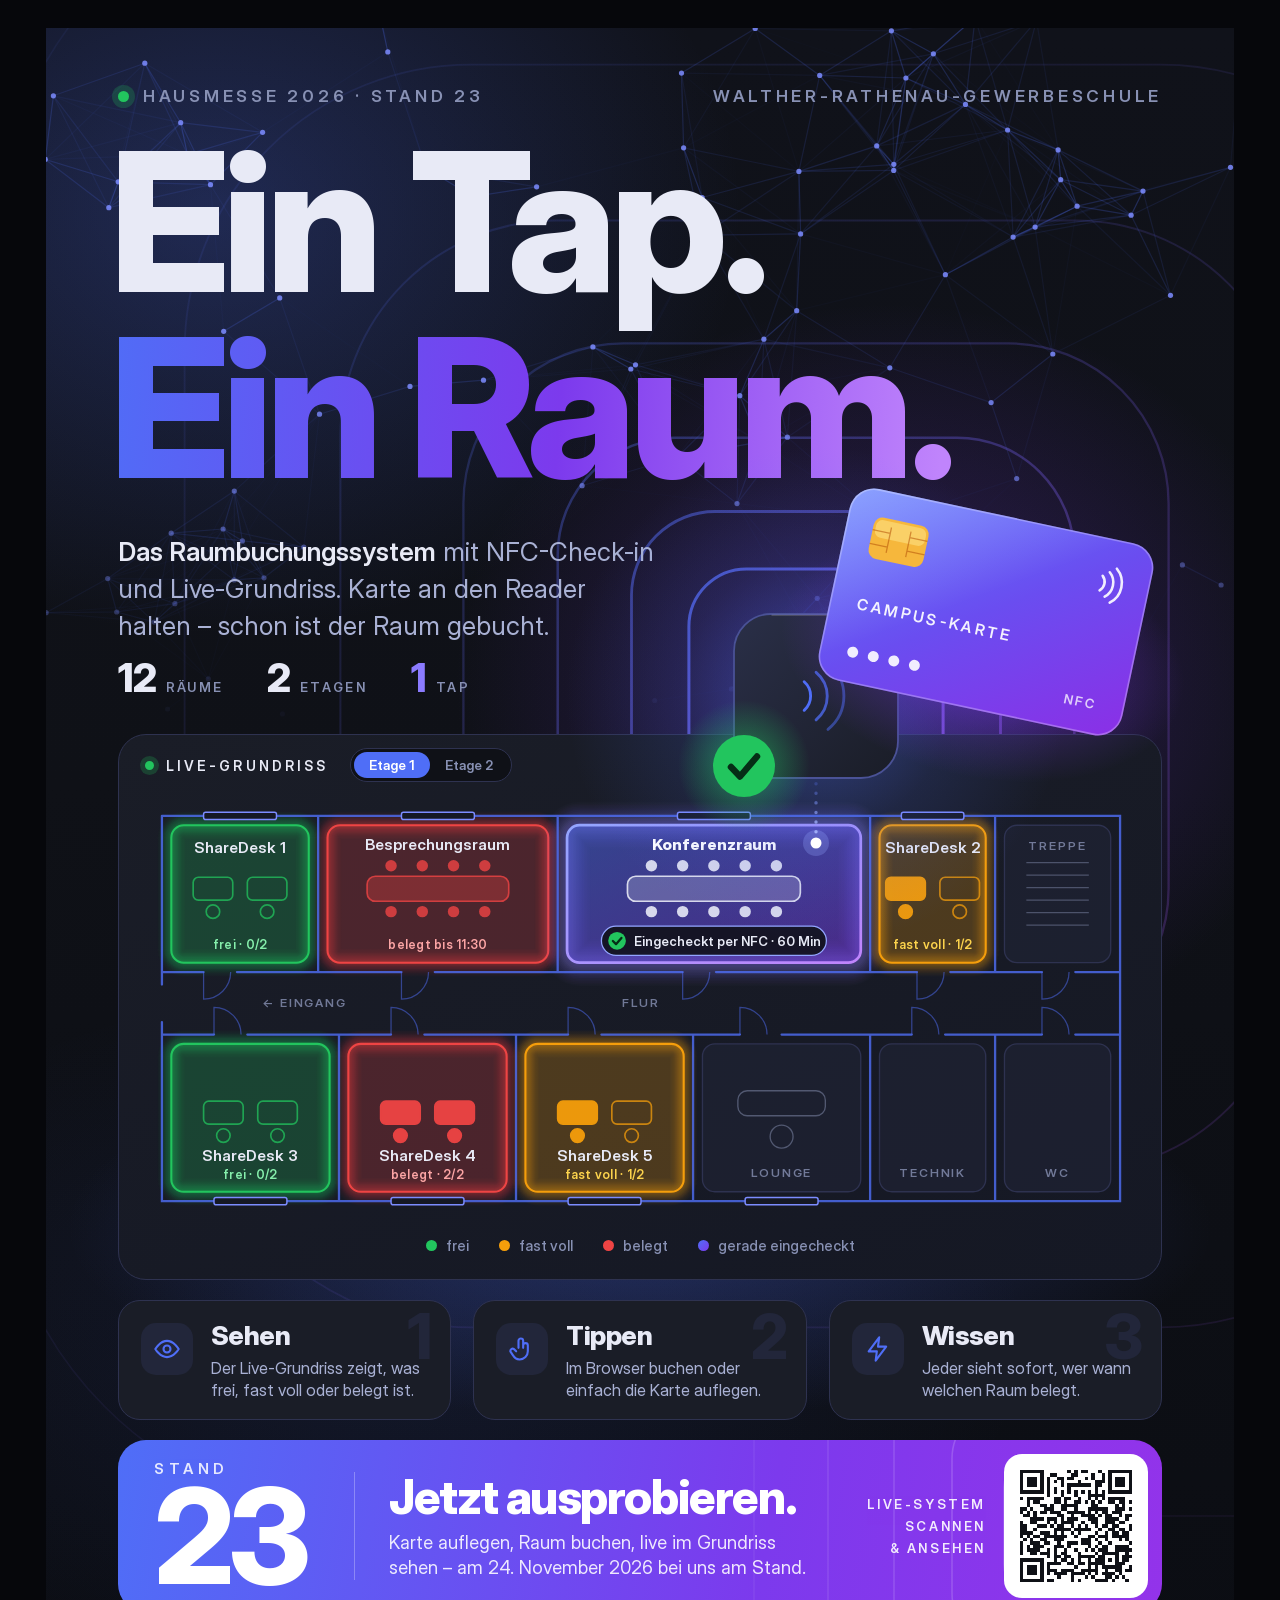
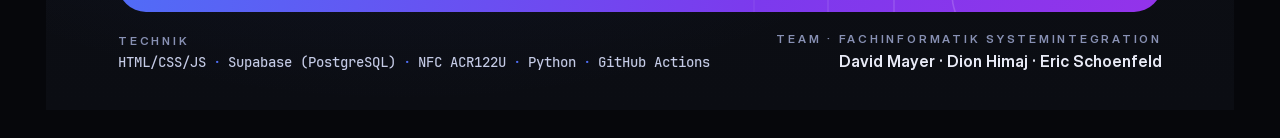
<file: Plakat/plakat.html>
<!DOCTYPE html>
<html lang="de">
<head>
<meta charset="UTF-8">
<meta name="viewport" content="width=device-width, initial-scale=1">
<title>Plakat – Raumbuchungssystem · Hausmesse 2026 · Stand 23</title>
<!--
  Messeplakat im Stil der Hausmesse-Seite (Stand23_Raumbuchungssystem).

  Format:  DIN A1 hoch (594 × 841 mm). Gebaut wird auf einer festen Fläche von
           1188 × 1682 px – 1 px entspricht 0,5 mm auf A1. Alles ist Vektor
           (Text, SVG, Verläufe), lässt sich also ohne Qualitätsverlust auch
           auf A0, A2 oder A3 drucken (gleiches Seitenverhältnis).

  Export:  In Chrome/Edge öffnen → Drucken (Strg+P) → "Als PDF speichern",
           Ränder "Keine", Hintergrundgrafiken AN. Das Papierformat A1 kommt
           automatisch aus der @page-Regel unten.
           Mit ?beschnitt=3 an der Adresse wird rundum 3 mm Beschnitt für die
           Druckerei ergänzt (Seite dann 600 × 847 mm).

  Anpassen: Standnummer/Datum/Texte stehen unten im HTML. Der QR-Code ist als
           fertige Matrix eingebettet (QR_URL / QR_MATRIX im Script) – bei
           neuer Adresse muss die Matrix neu erzeugt werden.

  Schriften: Inter Display und JetBrains Mono (beide SIL Open Font License),
           als Teilmenge direkt eingebettet, damit das Plakat überall gleich
           aussieht.
-->
<style>
  @font-face{font-family:"Inter Display";font-weight:400;font-style:normal;src:url([data-uri]) format("woff2")}
  @font-face{font-family:"Inter Display";font-weight:500;font-style:normal;src:url([data-uri]) format("woff2")}
  @font-face{font-family:"Inter Display";font-weight:600;font-style:normal;src:url([data-uri]) format("woff2")}
  @font-face{font-family:"Inter Display";font-weight:800;font-style:normal;src:url([data-uri]) format("woff2")}
  @font-face{font-family:"JetBrains Mono";font-weight:500;font-style:normal;src:url([data-uri]) format("woff2")}

  :root{
    --bg:#0f1117; --surface:#1a1d27; --surface2:#22263a; --border:#2e3250;
    --accent:#4f6ef7; --purple:#7c3aed; --green:#22c55e; --red:#ef4444; --amber:#f59e0b;
    --text:#e8eaf6; --muted:#8891b4;
    --b:0px;                       /* Beschnitt je Seite (6px = 3 mm auf A1) */
  }
  @page{size:594mm 841mm;margin:0}
  *{box-sizing:border-box;margin:0;padding:0}
  html,body{background:#06070b}
  body{display:flex;justify-content:center;padding:28px}

  /* ---------- Plakatfläche ---------- */
  .poster{
    position:relative;flex:none;overflow:hidden;
    width:calc(1188px + 2*var(--b));height:calc(1682px + 2*var(--b));
    color:var(--text);
    font-family:"Inter Display",system-ui,-apple-system,"Segoe UI",Roboto,sans-serif;
    background:
      radial-gradient(780px 620px at 14% 11%,rgba(79,110,247,.26),transparent 68%),
      radial-gradient(640px 560px at 71% 39%,rgba(124,58,237,.30),transparent 68%),
      radial-gradient(900px 520px at 30% 78%,rgba(79,110,247,.10),transparent 70%),
      linear-gradient(180deg,#10121a 0%,#0f1117 45%,#0b0d13 100%);
    -webkit-print-color-adjust:exact;print-color-adjust:exact;
  }
  .blatt{position:absolute;left:var(--b);top:var(--b);width:1188px;height:1682px}
  .blatt>svg{position:absolute;left:0;top:0;width:1188px;height:1682px;overflow:visible}
  .inhalt{position:absolute;inset:0}
  .inhalt>*{position:absolute}

  .eyebrow{
    display:inline-flex;align-items:center;gap:14px;font-size:17px;font-weight:600;
    letter-spacing:.22em;text-transform:uppercase;color:var(--muted);white-space:nowrap;
  }
  .eyebrow i{width:11px;height:11px;border-radius:50%;background:var(--green);box-shadow:0 0 0 6px rgba(34,197,94,.22)}

  /* ---------- Kopf ---------- */
  .top{top:58px;left:72px;right:72px;display:flex;justify-content:space-between;align-items:center}
  h1{top:100px;left:64px;width:1060px;height:400px}
  h1 svg{display:block;width:1060px;height:400px;overflow:visible}
  h1 text{font-family:"Inter Display",system-ui,sans-serif;font-size:194px;font-weight:800;letter-spacing:-.035em}
  .lead{top:506px;left:72px;width:556px;font-size:26px;line-height:1.42;color:#a9b1d4}
  .lead strong{color:var(--text);font-weight:600}
  .stats{top:630px;left:72px;display:flex;gap:44px}
  .stats div{display:flex;align-items:baseline;gap:10px}
  .stats b{font-size:40px;font-weight:800;letter-spacing:-.03em;line-height:1}
  .stats b.akz{color:#8b7bff}
  .stats span{font-size:13px;font-weight:600;letter-spacing:.18em;text-transform:uppercase;color:var(--muted)}

  /* ---------- Grundriss-Panel ---------- */
  .panelglow{top:1010px;left:20px;width:1148px;height:380px;background:radial-gradient(closest-side,rgba(79,110,247,.30),transparent)}
  .panel{
    top:706px;left:72px;width:1044px;height:546px;
    background:linear-gradient(160deg,var(--surface),#151824);
    border:1.5px solid var(--border);border-radius:28px;
  }
  .phead{height:60px;padding:0 26px;display:flex;align-items:center;gap:22px}
  .phead .eyebrow{font-size:14px;gap:12px;color:var(--text)}
  .phead .eyebrow i{width:9px;height:9px;box-shadow:0 0 0 5px rgba(34,197,94,.22)}
  .seg{display:flex;padding:3px;border-radius:999px;background:var(--bg);border:1px solid var(--border);font-size:13.5px;font-weight:600}
  .seg span{padding:5px 15px;border-radius:999px;color:var(--muted)}
  .seg span.an{background:var(--accent);color:#fff}
  #plan{display:block;margin:0 22px;width:1000px;height:427px}
  .legend{height:46px;display:flex;gap:30px;justify-content:center;align-items:center;font-size:14.5px;font-weight:500;color:var(--muted)}
  .legend b{display:inline-block;width:11px;height:11px;border-radius:50%;margin-right:9px}

  /* ---------- Drei Kacheln ---------- */
  .tiles{top:1272px;left:72px;width:1044px;display:grid;grid-template-columns:repeat(3,1fr);gap:22px}
  .tile{position:relative;overflow:hidden;height:120px;background:var(--surface);border:1.5px solid var(--border);border-radius:22px;padding:20px 22px 0 92px}
  .tile .ic{position:absolute;left:22px;top:22px;width:52px;height:52px;border-radius:15px;background:var(--surface2);display:flex;align-items:center;justify-content:center}
  .tile .ic svg{width:28px;height:28px;stroke:var(--accent);fill:none;stroke-width:1.8;stroke-linecap:round;stroke-linejoin:round}
  .tile h3{font-size:27px;font-weight:800;letter-spacing:-.02em;line-height:1.1;margin-bottom:6px}
  .tile p{font-size:16.5px;line-height:1.36;color:#a9b1d4}
  .tile .no{position:absolute;right:18px;top:2px;font-size:62px;font-weight:800;color:var(--surface2);line-height:1.1}

  /* ---------- Stand-Band ---------- */
  .cta{
    top:1412px;left:72px;width:1044px;height:172px;overflow:hidden;border-radius:28px;
    background:linear-gradient(100deg,var(--accent),var(--purple) 62%,#9333ea);
    display:flex;align-items:center;color:#fff;
  }
  .cta>svg{position:absolute;inset:0;width:100%;height:100%}
  .stand{position:relative;flex:none;width:236px;padding-left:36px}
  .stand span{display:block;font-size:15px;font-weight:600;letter-spacing:.3em;text-transform:uppercase;opacity:.85;margin-bottom:2px}
  .stand b{display:block;font-size:132px;font-weight:800;letter-spacing:-.05em;line-height:.86}
  .ctatxt{position:relative;flex:1;padding-left:34px;border-left:1.5px solid rgba(255,255,255,.28)}
  .ctatxt h2{font-size:47px;font-weight:800;letter-spacing:-.03em;line-height:1.05}
  .ctatxt p{font-size:18.5px;line-height:1.35;margin-top:8px;max-width:420px;color:rgba(255,255,255,.88)}
  .qrbox{position:relative;flex:none;display:flex;align-items:center;gap:18px;padding-right:14px}
  .qrtxt{text-align:right;font-size:13px;font-weight:600;letter-spacing:.2em;text-transform:uppercase;line-height:1.7;opacity:.9}
  .qr{width:144px;height:144px;border-radius:18px;background:#fff;padding:9px}
  .qr svg{display:block;width:100%;height:100%}

  /* ---------- Fußzeile ---------- */
  footer{top:1604px;left:72px;right:72px;display:flex;justify-content:space-between;align-items:flex-end;gap:30px;white-space:nowrap}
  footer small{display:block;font-size:11.5px;font-weight:600;letter-spacing:.24em;text-transform:uppercase;color:var(--muted);margin-bottom:5px}
  footer .tech{font-family:"JetBrains Mono",ui-monospace,Consolas,monospace;font-size:14px;font-weight:500;color:#c5cbe6}
  footer .tech u{text-decoration:none;color:var(--accent);padding:0 7px}
  footer .team{text-align:right;font-size:16px;font-weight:600}

  /* ---------- Grundriss (SVG) ---------- */
  #plan text{font-family:"Inter Display",system-ui,sans-serif}
  .w{fill:none;stroke:var(--accent);stroke-width:2.2;stroke-linecap:round;opacity:.8}
  .door{fill:none;stroke:var(--accent);stroke-width:1.2;opacity:.5}
  .nm{fill:var(--text);font-size:15px;font-weight:600;text-anchor:middle}
  .sb{font-size:12px;font-weight:600;text-anchor:middle;letter-spacing:.02em}
  .xn{fill:var(--muted);font-size:11.5px;font-weight:600;text-anchor:middle;letter-spacing:.16em;text-transform:uppercase;opacity:.8}

  /* ---------- Druck: 1188 px -> 594 mm ---------- */
  @media print{
    html,body{background:none}
    html{zoom:1.889764}
    body{display:block;padding:0}
    .poster{break-inside:avoid}
  }
</style>
</head>
<body>

<div class="poster" id="poster">
 <div class="blatt">

  <!-- Hintergrund: Punktnetz (wie im Hero der Messeseite) + NFC-Wellen -->
  <svg id="bg" viewBox="0 0 1188 1682" aria-hidden="true"></svg>

  <div class="inhalt">
    <div class="top">
      <div class="eyebrow"><i></i>Hausmesse 2026 · Stand 23</div>
      <div class="eyebrow">Walther-Rathenau-Gewerbeschule</div>
    </div>

    <h1 aria-label="Ein Tap. Ein Raum.">
      <svg viewBox="0 0 1060 400" aria-hidden="true">
        <defs><linearGradient id="gTitel" gradientUnits="userSpaceOnUse" x1="0" y1="0" x2="850" y2="60">
          <stop offset="0" stop-color="#4f6ef7"/><stop offset=".55" stop-color="#7c3aed"/><stop offset="1" stop-color="#c084fc"/></linearGradient></defs>
        <text x="0" y="164" fill="#e8eaf6">Ein Tap.</text>
        <text x="0" y="350" fill="url(#gTitel)">Ein Raum.</text>
      </svg>
    </h1>

    <p class="lead"><strong>Das Raumbuchungssystem</strong> mit NFC-Check-in und Live-Grundriss. Karte an den Reader halten&nbsp;– schon ist der Raum gebucht.</p>

    <div class="stats">
      <div><b>12</b><span>Räume</span></div>
      <div><b>2</b><span>Etagen</span></div>
      <div><b class="akz">1</b><span>Tap</span></div>
    </div>

    <div class="panelglow"></div>
    <section class="panel">
      <div class="phead">
        <div class="eyebrow"><i></i>Live-Grundriss</div>
        <div class="seg"><span class="an">Etage 1</span><span>Etage 2</span></div>
      </div>
      <svg id="plan" viewBox="0 0 960 410" role="img" aria-label="Grundriss Etage 1 mit farbig leuchtenden Räumen"></svg>
      <div class="legend">
        <span><b style="background:var(--green)"></b>frei</span>
        <span><b style="background:var(--amber)"></b>fast voll</span>
        <span><b style="background:var(--red)"></b>belegt</span>
        <span><b style="background:linear-gradient(135deg,var(--accent),var(--purple))"></b>gerade eingecheckt</span>
      </div>
    </section>

    <div class="tiles">
      <article class="tile">
        <span class="no">1</span>
        <div class="ic"><svg viewBox="0 0 24 24"><path d="M2 12s4-7 10-7 10 7 10 7-4 7-10 7S2 12 2 12Z"/><circle cx="12" cy="12" r="3"/></svg></div>
        <h3>Sehen</h3>
        <p>Der Live-Grundriss zeigt, was frei, fast voll oder belegt ist.</p>
      </article>
      <article class="tile">
        <span class="no">2</span>
        <div class="ic"><svg viewBox="0 0 24 24"><path d="M9 11V5a2 2 0 1 1 4 0v6m0 0V9a2 2 0 1 1 4 0v5a7 7 0 0 1-7 7c-3 0-4-1-6-4l-2-3a2 2 0 0 1 3-2l2 2"/></svg></div>
        <h3>Tippen</h3>
        <p>Im Browser buchen oder einfach die Karte auflegen.</p>
      </article>
      <article class="tile">
        <span class="no">3</span>
        <div class="ic"><svg viewBox="0 0 24 24"><path d="M13 2 4 14h7l-1 8 9-12h-7l1-8Z"/></svg></div>
        <h3>Wissen</h3>
        <p>Jeder sieht sofort, wer wann welchen Raum belegt.</p>
      </article>
    </div>

    <section class="cta">
      <svg id="ctadeko" viewBox="0 0 1044 172" aria-hidden="true"></svg>
      <div class="stand"><span>Stand</span><b>23</b></div>
      <div class="ctatxt">
        <h2>Jetzt ausprobieren.</h2>
        <p>Karte auflegen, Raum buchen, live im Grundriss sehen&nbsp;– am 24.&nbsp;November 2026 bei uns am Stand.</p>
      </div>
      <div class="qrbox">
        <div class="qrtxt">Live-System<br>scannen<br>&amp; ansehen</div>
        <div class="qr"><svg id="qr" role="img" aria-label="QR-Code zum Live-System"></svg></div>
      </div>
    </section>

    <footer>
      <div>
        <small>Technik</small>
        <div class="tech">HTML/CSS/JS<u>·</u>Supabase (PostgreSQL)<u>·</u>NFC ACR122U<u>·</u>Python<u>·</u>GitHub Actions</div>
      </div>
      <div class="team">
        <small>Team · Fachinformatik Systemintegration</small>
        David Mayer · Dion Himaj · Eric Schoenfeld
      </div>
    </footer>
  </div>

  <!-- Blickfang: NFC-Reader + Campus-Karte, liegt über dem Panel -->
  <svg id="stage" viewBox="0 0 1188 1682" aria-hidden="true"></svg>

 </div>
</div>

<script>
// ── Beschnitt für die Druckerei: plakat.html?beschnitt=3 (mm je Seite) ──
(function(){
  const mm = parseFloat(new URLSearchParams(location.search).get('beschnitt'));
  if(!(mm > 0)) return;
  document.documentElement.style.setProperty('--b', (mm * 2) + 'px');   // 1 px = 0,5 mm
  const st = document.createElement('style');
  st.textContent = '@page{size:' + (594 + 2*mm) + 'mm ' + (841 + 2*mm) + 'mm;margin:0}';
  document.head.appendChild(st);
})();

// Fester Zufall, damit das Plakat bei jedem Öffnen identisch aussieht
function zufall(seed){ return function(){ seed |= 0; seed = seed + 0x6D2B79F5 | 0; let t = Math.imul(seed ^ seed >>> 15, 1 | seed); t = t + Math.imul(t ^ t >>> 7, 61 | t) ^ t; return ((t ^ t >>> 14) >>> 0) / 4294967296; }; }
const n1 = v => Math.round(v * 10) / 10;

// Position des Readers auf dem Plakat (Mitte) – Wellen und Bühne hängen daran
const RX = 770, RY = 668, RS = 164;

// ── Hintergrund: Punktnetz + NFC-Wellen ──
(function(){
  const rnd = zufall(23);
  const pts = [];
  for(let i = 0; i < 96; i++) pts.push({ x: -14 + rnd() * 1216, y: -14 + rnd() * 720 });
  const blass = y => y < 360 ? 1 : Math.max(0, 1 - (y - 360) / 340);   // nach unten ausblenden
  let s = '<defs><linearGradient id="gRing" x1="0" y1="0" x2="1" y2="1"><stop offset="0" stop-color="#4f6ef7"/><stop offset="1" stop-color="#a855f7"/></linearGradient></defs>';
  // Wellen: abgerundete Quadrate wie die .ring-Animation der Messeseite
  [1.55, 2.25, 3.15, 4.3, 5.8, 7.7, 10].forEach((k, i) => {
    const g = RS * k;
    s += `<rect x="${n1(RX - g/2)}" y="${n1(RY - g/2)}" width="${n1(g)}" height="${n1(g)}" rx="${n1(g * .227)}" fill="none" stroke="url(#gRing)" stroke-width="${n1(3 - i * .25)}" opacity="${n1(.72 * Math.pow(.68, i) * 100) / 100}"/>`;
  });
  for(let i = 0; i < pts.length; i++){
    const a = pts[i];
    for(let j = i + 1; j < pts.length; j++){
      const b = pts[j], d = Math.hypot(a.x - b.x, a.y - b.y);
      if(d < 165){
        const o = .34 * (1 - d / 165) * Math.min(blass(a.y), blass(b.y));
        if(o > .012) s += `<line x1="${n1(a.x)}" y1="${n1(a.y)}" x2="${n1(b.x)}" y2="${n1(b.y)}" stroke="#4f6ef7" stroke-width="1.2" opacity="${o.toFixed(3)}"/>`;
      }
    }
  }
  pts.forEach(p => { const o = .85 * blass(p.y); if(o > .02) s += `<circle cx="${n1(p.x)}" cy="${n1(p.y)}" r="2.6" fill="#7c8cff" opacity="${o.toFixed(2)}"/>`; });
  document.getElementById('bg').innerHTML = s;
})();

// ── Grundriss Etage 1 (gleiche Raumaufteilung wie FLOORS[1] in index.html) ──
(function(){
  const OBEN = { y: 20, h: 150 }, FLUR = { y: 170, h: 60 }, UNTEN = { y: 230, h: 160 };
  const FARBE = { g: '#22c55e', a: '#f59e0b', r: '#ef4444' };
  const TEXT  = { g: 'frei', a: 'fast voll', r: 'belegt' };
  const HELL  = { g: '#86efac', a: '#fcd34d', r: '#fca5a5' };      // Statustext, heller für Kontrast
  // s: g=frei, a=fast voll, r=belegt, ich=gerade per NFC eingecheckt, x=nicht buchbar
  const RAEUME = [
    { n: 'ShareDesk 1',      x: 20,  w: 150, z: OBEN,  typ: 'desk', s: 'g', belegt: 0 },
    { n: 'Besprechungsraum', x: 170, w: 230, z: OBEN,  typ: 'meet', s: 'r', sitze: 4 },
    { n: 'Konferenzraum',    x: 400, w: 300, z: OBEN,  typ: 'meet', s: 'ich', sitze: 5 },
    { n: 'ShareDesk 2',      x: 700, w: 120, z: OBEN,  typ: 'desk', s: 'a', belegt: 1 },
    { n: 'Treppe',           x: 820, w: 120, z: OBEN,  typ: 'x' },
    { n: 'ShareDesk 3',      x: 20,  w: 170, z: UNTEN, typ: 'desk', s: 'g', belegt: 0 },
    { n: 'ShareDesk 4',      x: 190, w: 170, z: UNTEN, typ: 'desk', s: 'r', belegt: 2 },
    { n: 'ShareDesk 5',      x: 360, w: 170, z: UNTEN, typ: 'desk', s: 'a', belegt: 1 },
    { n: 'Lounge',           x: 530, w: 170, z: UNTEN, typ: 'x' },
    { n: 'Technik',          x: 700, w: 120, z: UNTEN, typ: 'x' },
    { n: 'WC',               x: 820, w: 120, z: UNTEN, typ: 'x' },
  ];
  const TUEREN_OBEN  = [[60,32],[250,32],[520,32],[745,32],[865,32]];
  const TUEREN_UNTEN = [[70,32],[240,32],[410,32],[575,40],[740,32],[865,32]];

  let s = `<defs>
    <linearGradient id="gIch" x1="0" y1="0" x2="1" y2="1"><stop offset="0" stop-color="#4f6ef7"/><stop offset="1" stop-color="#7c3aed"/></linearGradient>
    <linearGradient id="gIchRand" x1="0" y1="0" x2="1" y2="1"><stop offset="0" stop-color="#93a5ff"/><stop offset="1" stop-color="#c084fc"/></linearGradient>
  </defs>`;

  // Leuchten ohne Weichzeichner: mehrere breite, fast durchsichtige Konturen (bleibt im PDF Vektor)
  const glow = (x, y, w, h, rx, farbe, stark) => Array.from({ length: 14 }, (_, i) =>
    `<rect x="${x}" y="${y}" width="${w}" height="${h}" rx="${rx}" fill="none" stroke="${farbe}" stroke-width="${n1((3 + i * 1.8) * stark)}" opacity="${(.052 - i * .0028).toFixed(4)}"/>`).join('');

  // Flur
  s += `<text class="xn" x="480" y="${FLUR.y + FLUR.h/2 + 4}">Flur</text>`;
  s += `<text class="xn" x="116" y="${FLUR.y + FLUR.h/2 + 4}" style="text-anchor:start">← Eingang</text>`;

  RAEUME.forEach(r => {
    const x = r.x + 9, y = r.z.y + 9, w = r.w - 18, h = r.z.h - 18, cx = r.x + r.w/2, cy = r.z.y + r.z.h/2;
    if(r.typ === 'x'){
      s += `<rect x="${x}" y="${y}" width="${w}" height="${h}" rx="12" fill="#22263a" opacity=".5"/>`;
      s += `<rect x="${x}" y="${y}" width="${w}" height="${h}" rx="12" fill="none" stroke="#2e3250" stroke-width="1.3"/>`;
      if(r.n === 'Treppe') for(let i = 0; i < 6; i++) s += `<line x1="${cx - 30}" y1="${cy - 30 + i*12}" x2="${cx + 30}" y2="${cy - 30 + i*12}" stroke="#8891b4" stroke-width="1.3" opacity=".45"/>`;
      if(r.n === 'Lounge') s += `<rect x="${cx-42}" y="${cy-26}" width="84" height="24" rx="9" fill="none" stroke="#8891b4" stroke-width="1.3" opacity=".5"/><circle cx="${cx}" cy="${cy+18}" r="11" fill="none" stroke="#8891b4" stroke-width="1.3" opacity=".5"/>`;
      s += `<text class="xn" x="${cx}" y="${r.z === OBEN ? y + 24 : y + h - 14}">${r.n}</text>`;
      return;
    }
    const ich = r.s === 'ich', farbe = ich ? '#8b7bff' : FARBE[r.s];
    s += glow(x, y, w, h, 12, farbe, ich ? 1.7 : 1);
    s += `<rect x="${x}" y="${y}" width="${w}" height="${h}" rx="12" fill="${ich ? 'url(#gIch)' : farbe}" opacity="${ich ? .5 : .24}"/>`;
    s += `<rect x="${x}" y="${y}" width="${w}" height="${h}" rx="12" fill="none" stroke="${ich ? 'url(#gIchRand)' : farbe}" stroke-width="${ich ? 2.6 : 2}"/>`;

    if(r.typ === 'desk'){
      // Zwei Einzeltische: belegter Tisch gefüllt, freier Tisch nur Kontur
      [-1, 1].forEach((seite, i) => {
        const tx = cx + seite * 26, voll = i < r.belegt;
        s += `<rect x="${tx - 19}" y="${cy - 16}" width="38" height="22" rx="5" fill="${voll ? farbe : 'none'}" stroke="${farbe}" stroke-width="1.6" opacity="${voll ? .95 : .75}"/>`;
        s += `<circle cx="${tx}" cy="${cy + 17}" r="6.5" fill="${voll ? farbe : 'none'}" stroke="${farbe}" stroke-width="1.6" opacity="${voll ? .95 : .75}"/>`;
      });
      const oben = r.z === OBEN;
      s += `<text class="nm" x="${cx}" y="${oben ? y + 27 : y + h - 30}">${r.n}</text>`;
      s += `<text class="sb" x="${cx}" y="${oben ? y + h - 13 : y + h - 12}" fill="${HELL[r.s]}">${TEXT[r.s]} · ${r.belegt}/2</text>`;
    } else {
      // Besprechungstisch mit Stühlen
      const tw = r.sitze * 30 + 16, stuhl = ich ? '#e8eaf6' : farbe, so = ich ? .9 : .8;
      const ty = cy - 5;
      s += `<rect x="${cx - tw/2}" y="${ty - 12}" width="${tw}" height="24" rx="8" fill="${ich ? '#e8eaf6' : farbe}" opacity="${ich ? .22 : .3}"/>`;
      s += `<rect x="${cx - tw/2}" y="${ty - 12}" width="${tw}" height="24" rx="8" fill="none" stroke="${stuhl}" stroke-width="1.6" opacity="${so}"/>`;
      for(let i = 0; i < r.sitze; i++){
        const sx = cx - tw/2 + 23 + i * 30;
        [-22, 22].forEach(dy => { s += `<circle cx="${sx}" cy="${ty + dy}" r="5.5" fill="${stuhl}" opacity="${so}"/>`; });
      }
      s += `<text class="nm" x="${cx}" y="${y + 24}"${ich ? ' style="font-weight:800;fill:#fff"' : ''}>${r.n}</text>`;
      if(ich){
        // Hinweis-Pille: frisch per NFC eingecheckt
        const pw = 216, px = cx - pw/2, py = y + h - 35;
        s += `<rect x="${px}" y="${py}" width="${pw}" height="28" rx="14" fill="#0f1117" opacity=".88"/>`;
        s += `<rect x="${px}" y="${py}" width="${pw}" height="28" rx="14" fill="none" stroke="#93a5ff" stroke-width="1.2"/>`;
        s += `<circle cx="${px + 15}" cy="${py + 14}" r="8.5" fill="#22c55e"/><path d="M${px + 11} ${py + 14.2}l3 3 5.2-6" fill="none" stroke="#052e16" stroke-width="2.2" stroke-linecap="round" stroke-linejoin="round"/>`;
        s += `<text x="${px + 31}" y="${py + 18.6}" style="font-size:12.5px;font-weight:600;fill:#e8eaf6">Eingecheckt per NFC · 60 Min</text>`;
      } else {
        s += `<text class="sb" x="${cx}" y="${y + h - 13}" fill="${HELL[r.s]}">${TEXT[r.s]} bis 11:30</text>`;
      }
    }
  });

  // Wände: Außenwand, Trennwände, Flurwände mit Türlücken
  const strecken = (y, tueren) => {
    let x = 20, out = '';
    tueren.forEach(([tx, len]) => { out += `M${x} ${y}H${tx}`; x = tx + len; });
    return out + `M${x} ${y}H940`;
  };
  let w = `M20 20H940V390H20V218M20 182V20`;                        // Außenwand mit Eingang links
  w += strecken(170, TUEREN_OBEN) + strecken(230, TUEREN_UNTEN);
  RAEUME.forEach(r => { if(r.x > 20) w += `M${r.x} ${r.z.y}V${r.z.y + r.z.h}`; });
  s += `<path class="w" d="${w}"/>`;
  // Türbögen (schwingen in den Flur, damit sie keine Raumbeschriftung kreuzen)
  TUEREN_OBEN.forEach(([x, len])  => { s += `<path class="door" d="M${x} 170V196A26 26 0 0 0 ${x + 26} 170"/>`; });
  TUEREN_UNTEN.forEach(([x, len]) => { s += `<path class="door" d="M${x} 230V204A26 26 0 0 1 ${x + 26} 230"/>`; });
  // Fenster in der Außenwand
  RAEUME.forEach(r => { if(r.typ === 'x' && r.n !== 'Lounge') return; const l = Math.min(70, r.w - 60), fy = r.z === OBEN ? 20 : 390;
    s += `<rect x="${r.x + r.w/2 - l/2}" y="${fy - 3.5}" width="${l}" height="7" rx="2" fill="#151824" stroke="#7c8cff" stroke-width="1.4"/>`; });

  document.getElementById('plan').innerHTML = s;
})();

// ── Bühne: Reader, Campus-Karte, Haken, Verbindung zum Konferenzraum ──
(function(){
  const x0 = RX - RS/2, y0 = RY - RS/2, ZIEL_Y = 815;
  const KX = 940, KY = 584, KW = 310, KH = 196, DREH = 12;             // Karte (Mitte, Größe, Drehung)
  let s = `<defs>
    <radialGradient id="gLicht"><stop offset="0" stop-color="#4f6ef7" stop-opacity=".5"/><stop offset=".55" stop-color="#4f6ef7" stop-opacity=".14"/><stop offset="1" stop-color="#4f6ef7" stop-opacity="0"/></radialGradient>
    <radialGradient id="gSchatten"><stop offset="0" stop-color="#7c3aed" stop-opacity=".7"/><stop offset=".6" stop-color="#7c3aed" stop-opacity=".22"/><stop offset="1" stop-color="#7c3aed" stop-opacity="0"/></radialGradient>
    <radialGradient id="gOk"><stop offset="0" stop-color="#22c55e" stop-opacity=".6"/><stop offset="1" stop-color="#22c55e" stop-opacity="0"/></radialGradient>
    <linearGradient id="gReader" x1="0" y1="0" x2="1" y2="1"><stop offset="0" stop-color="#2a2f48"/><stop offset="1" stop-color="#1a1d27"/></linearGradient>
    <linearGradient id="gKarte" x1="0" y1="0" x2="1" y2="1"><stop offset="0" stop-color="#5b7bff"/><stop offset=".5" stop-color="#6a4df0"/><stop offset="1" stop-color="#8b2fe6"/></linearGradient>
    <linearGradient id="gGlanz" x1="0" y1="0" x2="1" y2="1"><stop offset="0" stop-color="#fff" stop-opacity=".30"/><stop offset=".45" stop-color="#fff" stop-opacity="0"/></linearGradient>
    <linearGradient id="gLinie" gradientUnits="userSpaceOnUse" x1="0" y1="${y0 + RS}" x2="0" y2="${ZIEL_Y}"><stop offset="0" stop-color="#4f6ef7" stop-opacity=".2"/><stop offset="1" stop-color="#c7d0ff"/></linearGradient>
  </defs>`;

  // Lichtschein hinter dem Reader
  s += `<circle cx="${RX}" cy="${RY}" r="250" fill="url(#gLicht)"/>`;

  // Verbindung Reader -> Konferenzraum im Grundriss
  s += `<path d="M${RX} ${y0 + RS - 4}V${ZIEL_Y}" stroke="url(#gLinie)" stroke-width="3.4" stroke-linecap="round" stroke-dasharray=".1 9.5" fill="none"/>`;
  s += `<circle cx="${RX}" cy="${ZIEL_Y}" r="13" fill="#93a5ff" opacity=".28"/><circle cx="${RX}" cy="${ZIEL_Y}" r="5.5" fill="#fff"/>`;

  // Reader
  s += `<rect x="${x0}" y="${y0}" width="${RS}" height="${RS}" rx="37" fill="url(#gReader)" stroke="#4a5296" stroke-width="1.8"/>`;
  s += `<path d="M${x0 + 38} ${y0 + 1.2}H${x0 + RS - 38}" stroke="#fff" stroke-opacity=".16" stroke-width="1.4" stroke-linecap="round"/>`;
  s += `<g transform="translate(${RX - 38} ${RY - 38}) scale(1.19)" fill="none" stroke="#4f6ef7" stroke-width="2.4" stroke-linecap="round">
          <path d="M22 20a16 16 0 0 1 0 24"/><path d="M32 12a26 26 0 0 1 0 40" opacity=".75"/><path d="M42 4a36 36 0 0 1 0 56" opacity=".5"/></g>`;

  // Karte mit farbigem Schatten
  s += `<ellipse cx="${KX + 6}" cy="${KY + 44}" rx="${KW * .66}" ry="${KH * .62}" fill="url(#gSchatten)" transform="rotate(${DREH} ${KX} ${KY})"/>`;
  s += `<g transform="translate(${KX} ${KY}) rotate(${DREH})" font-family="'Inter Display',system-ui,sans-serif">`;
  s += `<rect x="${-KW/2}" y="${-KH/2}" width="${KW}" height="${KH}" rx="25" fill="url(#gKarte)"/>`;
  s += `<rect x="${-KW/2}" y="${-KH/2}" width="${KW}" height="${KH}" rx="25" fill="url(#gGlanz)"/>`;
  s += `<rect x="${-KW/2 + .8}" y="${-KH/2 + .8}" width="${KW - 1.6}" height="${KH - 1.6}" rx="24.2" fill="none" stroke="#fff" stroke-opacity=".28" stroke-width="1.6"/>`;
  // Chip
  const cxp = -KW/2 + 27, cyp = -KH/2 + 27;
  s += `<rect x="${cxp}" y="${cyp}" width="56" height="42" rx="9" fill="#f6b73c"/><rect x="${cxp + 2.5}" y="${cyp + 2.5}" width="51" height="18" rx="6.5" fill="#fde68a" fill-opacity=".55"/>`;
  s += `<path d="M${cxp} ${cyp + 14}H${cxp + 18}M${cxp} ${cyp + 28}H${cxp + 18}M${cxp + 38} ${cyp + 14}H${cxp + 56}M${cxp + 38} ${cyp + 28}H${cxp + 56}M${cxp + 18} ${cyp + 8}V${cyp + 34}M${cxp + 38} ${cyp + 8}V${cyp + 34}" stroke="#b45309" stroke-opacity=".55" stroke-width="1.3" fill="none"/>`;
  // Funk-Symbol
  s += `<g transform="translate(${KW/2 - 62} ${-KH/2 + 26}) scale(.62)" fill="none" stroke="#fff" stroke-opacity=".9" stroke-width="4.2" stroke-linecap="round"><path d="M22 20a16 16 0 0 1 0 24"/><path d="M32 12a26 26 0 0 1 0 40"/><path d="M42 4a36 36 0 0 1 0 56"/></g>`;
  s += `<text x="${-KW/2 + 27}" y="24" font-size="15.5" font-weight="600" letter-spacing="2.6" fill="#fff" fill-opacity=".92">CAMPUS-KARTE</text>`;
  for(let i = 0; i < 4; i++) s += `<circle cx="${-KW/2 + 33 + i * 21}" cy="${KH/2 - 31}" r="5.5" fill="#fff" fill-opacity=".9"/>`;
  s += `<text x="${KW/2 - 27}" y="${KH/2 - 25}" text-anchor="end" font-size="13" font-weight="600" letter-spacing="2.4" fill="#fff" fill-opacity=".75">NFC</text>`;
  s += `</g>`;

  // Grüner Haken
  const ox = x0 + 10, oy = y0 + RS - 12;
  s += `<circle cx="${ox}" cy="${oy}" r="66" fill="url(#gOk)"/><circle cx="${ox}" cy="${oy}" r="31" fill="#22c55e"/>`;
  s += `<path d="M${ox - 13} ${oy + 1}l9 9.5 17-20" fill="none" stroke="#052e16" stroke-width="6.5" stroke-linecap="round" stroke-linejoin="round"/>`;

  document.getElementById('stage').innerHTML = s;
})();

// ── Dekor im Stand-Band: Wellen hinter dem QR-Code ──
(function(){
  let s = '';
  [70, 122, 180, 246, 320].forEach((r, i) => { s += `<rect x="${956 - r}" y="${86 - r}" width="${2*r}" height="${2*r}" rx="${r * .45}" fill="none" stroke="#fff" stroke-width="1.6" opacity="${(.2 - i * .034).toFixed(3)}"/>`; });
  document.getElementById('ctadeko').innerHTML = s;
})();

// ── QR-Code (fertige Matrix, Fehlerkorrektur M) ──
const QR_URL = 'https://erschoenfeld2-tech.github.io/Raumbuchungssytem/';
const QR_MATRIX = ["111111100000001010110001001111111","100000100110000110000100101000001","101110101001101100010100101011101","101110101010100001000011101011101","101110101000101111111011001011101","100000101010001000000010001000001","111111101010101010101010101111111","000000001000100010001111100000000","101111100011011001001010101111100","001011000011010011010101001101101","001000110100111110000110000010100","110100011100110010001111110011101","101010110111001111101010110111000","011010000001100100111101011001011","000111101110101110001110011110010","100110001010111100100110011101100","110001110101100101010010110110001","110010000011111011111001001101101","111100111010100101000010010110110","101011011111110010001101110111110","010100110011100000111010010001010","100111011001001110111001001000001","101011100011101000001010110011110","101111001010010010010101110011111","100110111010110001000010111110010","000000001011011001111101100010111","111111100010110101001011101010110","100000101111001101101111100011100","101110101000000010001010111111001","101110101110111100111110010011011","101110101011110111101010111101000","100000100001000100010100011010100","111111101100000101000011110100010"];
(function(){
  const n = QR_MATRIX.length, svg = document.getElementById('qr');
  let d = '';
  QR_MATRIX.forEach((zeile, y) => {
    // zusammenhängende dunkle Module je Zeile zu einem Rechteck zusammenfassen
    for(let x = 0; x < n; x++){
      if(zeile[x] !== '1') continue;
      let e = x; while(e + 1 < n && zeile[e + 1] === '1') e++;
      d += `M${x} ${y}h${e - x + 1}v1h-${e - x + 1}z`; x = e;
    }
  });
  svg.setAttribute('viewBox', `-2 -2 ${n + 4} ${n + 4}`);
  svg.setAttribute('shape-rendering', 'crispEdges');
  svg.innerHTML = `<path d="${d}" fill="#0f1117"/>`;
})();
</script>
</body>
</html>
</file>
<file: css/app.css>
/* ══════════════════════════════════════════════════════════
   Raumbuchungssystem – Styles der Live-App (index.html)
   Dunkelblau/Schwarz-Theme, keine helle Variante (siehe CLAUDE.md).
   ══════════════════════════════════════════════════════════ */
:root{
  --bg:#0f1117;--surface:#1a1d27;--surface2:#22263a;--border:#2e3250;
  --accent:#4f6ef7;--purple:#7c3aed;--green:#22c55e;--red:#ef4444;
  --amber:#f59e0b;--text:#e8eaf6;--muted:#8891b4;--r:12px;
  color-scheme:dark;
}
*{box-sizing:border-box;margin:0;padding:0;font-family:'Segoe UI',system-ui,sans-serif}
body{background:var(--bg);color:var(--text);min-height:100vh}

/* ── Login-Screen ── */
#login-screen{min-height:100vh;display:flex;align-items:center;justify-content:center;padding:20px}
.login-box{background:var(--surface);border:1px solid var(--border);border-radius:14px;padding:32px;width:360px;
  box-shadow:0 10px 40px rgba(0,0,0,.4)}
.login-logo{width:52px;height:52px;background:linear-gradient(135deg,var(--accent),var(--purple));
  border-radius:12px;display:flex;align-items:center;justify-content:center;font-size:26px;margin:0 auto 18px}
.login-box h1{text-align:center;font-size:20px;margin-bottom:6px}
.login-sub{text-align:center;color:var(--muted);font-size:13px;margin-bottom:24px}
.login-box label{font-size:12px;color:var(--muted);display:block;margin:12px 0 4px}
.login-box input{width:100%;background:var(--surface2);border:1px solid var(--border);color:var(--text);
  padding:10px 12px;border-radius:8px;font-size:14px;outline:none}
.login-box input:focus{border-color:var(--accent)}
.login-box button{width:100%;background:linear-gradient(135deg,var(--accent),var(--purple));border:none;color:#fff;
  padding:11px;border-radius:8px;font-weight:600;font-size:14px;cursor:pointer;margin-top:18px}
.login-box button:hover{opacity:.9}
.login-error{background:rgba(239,68,68,.15);color:#f87171;border:1px solid rgba(239,68,68,.3);
  border-radius:8px;padding:10px 12px;font-size:13px;margin-top:14px;display:none}
.login-error.show{display:block}

/* ── Konfig-Banner ── */
#config-banner{display:none;background:rgba(239,68,68,.15);color:#f87171;border:1px solid rgba(239,68,68,.35);
  border-radius:10px;padding:14px 18px;font-size:13px;line-height:1.6;max-width:520px;margin-top:16px}
#config-banner code{background:var(--surface2);padding:2px 6px;border-radius:4px;color:var(--text)}

/* ── App ── */
#app{display:none;padding:20px 28px;max-width:1500px;margin:0 auto}
.top{display:flex;justify-content:space-between;align-items:center;margin-bottom:16px;flex-wrap:wrap;gap:10px}
h1{font-size:20px}
.top .sub{color:var(--muted);font-size:12px}
button{background:var(--surface2);border:1px solid var(--border);color:var(--text);padding:8px 14px;
  border-radius:8px;cursor:pointer;font-size:13px}
button:hover{background:var(--border)}
.btn-today{background:var(--accent)!important;border-color:var(--accent)!important}

.user-info{display:flex;align-items:center;gap:10px;background:var(--surface);border:1px solid var(--border);
  padding:8px 14px;border-radius:8px;font-size:13px}
.user-info .avatar{width:26px;height:26px;background:linear-gradient(135deg,var(--accent),var(--purple));
  border-radius:50%;display:flex;align-items:center;justify-content:center;font-weight:700;font-size:12px;flex-shrink:0}

.datenav{display:flex;gap:8px;align-items:center;margin-bottom:16px}
#datum{font-size:15px;font-weight:600;min-width:220px;text-align:center}

.tabs-row{display:flex;gap:16px;flex-wrap:wrap;margin-bottom:18px}
.view-tabs,.etage-tabs{display:flex;gap:6px;background:var(--surface2);padding:6px;border-radius:10px}
.view-tabs button,.etage-tabs button{flex:1;background:transparent;border:none;color:var(--muted);
  padding:9px 15px;border-radius:8px;font-size:13px;cursor:pointer;font-weight:600;transition:.15s;white-space:nowrap}
.view-tabs button.active,.etage-tabs button.active{background:var(--accent);color:#fff}

.container{display:grid;grid-template-columns:320px 1fr;gap:20px}
.card{background:var(--surface);border:1px solid var(--border);border-radius:var(--r);padding:18px;margin-bottom:16px}
.card h2{font-size:12px;color:var(--muted);text-transform:uppercase;letter-spacing:.06em;margin-bottom:12px}
label{font-size:12px;color:var(--muted);display:block;margin:8px 0 3px}
select,input[type=date],input[type=time],input.cs-input{width:100%;background:var(--surface2);border:1px solid var(--border);
  color:var(--text);padding:8px 10px;border-radius:8px;font-size:13px;outline:none}
.zeit-row{display:grid;grid-template-columns:1fr 1fr;gap:8px}
.ganztag-row{display:flex;align-items:center;gap:6px;font-size:12px;color:var(--muted);margin-top:10px;cursor:pointer}
.btn-book{width:100%;background:linear-gradient(135deg,var(--accent),var(--purple));border:none;color:#fff;
  padding:10px;border-radius:8px;font-weight:600;font-size:13px;cursor:pointer;margin-top:12px}

/* ── Agenda (v.a. Mobile) ── */
#agenda-card{display:none}
.agenda-row{display:flex;align-items:center;gap:8px;padding:8px 0;border-bottom:1px solid var(--border);font-size:12px}
.agenda-row:last-child{border-bottom:none}
.agenda-time{color:var(--accent);font-weight:700;min-width:88px}
.agenda-raum{color:var(--text);font-weight:600;flex:1}
.agenda-nutzer{color:var(--muted)}
.agenda-empty{color:var(--muted);font-size:12px;padding:6px 0}

/* ── Kalender (Liste) ── */
.cal-wrap{overflow-x:auto}
.cal{background:var(--surface);border:1px solid var(--border);border-radius:12px;overflow:hidden;min-width:700px}
.cal-header{display:grid;background:var(--surface2);font-size:11px;font-weight:600}
.cal-header div{padding:12px 6px;text-align:center;border-left:1px solid var(--border)}
.cal-header div:first-child{border-left:none}
.cal-body{position:relative}
.cal-row{display:grid;height:48px}
.cal-time{padding:0 8px;font-size:11px;color:var(--muted);line-height:48px;text-align:right;border-right:1px solid var(--border)}
.cal-cell{border-left:1px solid var(--border);border-top:1px solid var(--surface2);position:relative}
.cal-cell.half{border-top:1px dashed rgba(46,50,80,.5)}

.cal-cell{cursor:pointer}
.cal-cell:hover{background:rgba(79,110,247,.08)}

/* Buchungen als zusammenhängende Blöcke (ein Block = ein belegter Zeitraum,
   die Farbe im Block zeigt 1/2 bzw. 2/2) */
.cal-block{position:absolute;z-index:2;padding:2px 3px;pointer-events:none}
.cal-block-in{position:relative;height:100%;border-radius:9px;overflow:hidden;
  box-shadow:0 2px 10px rgba(0,0,0,.4),0 0 0 1px rgba(255,255,255,.08)}
.cal-seg{position:absolute;left:0;right:0;display:flex;flex-direction:column;align-items:center;
  justify-content:center;gap:1px;color:#fff;font-size:12px;font-weight:700;cursor:pointer;
  pointer-events:auto;overflow:hidden;padding:0 4px;text-align:center;transition:filter .15s}
.cal-seg:hover{filter:brightness(1.2)}
.cal-seg + .cal-seg{border-top:1px solid rgba(255,255,255,.28)}
.cal-seg.status-partial{background:linear-gradient(180deg,#4b4f8f,#3b3d6e)}
.cal-seg.status-busy{background:linear-gradient(180deg,#6b3347,#5c2d3c)}
.cal-seg.mine{outline:2px solid var(--amber);outline-offset:-2px}
.cal-seg .names{font-size:10px;font-weight:500;color:rgba(255,255,255,.72);max-width:100%;
  white-space:nowrap;overflow:hidden;text-overflow:ellipsis}
.legend-sw{display:inline-block;width:11px;height:11px;border-radius:3px;vertical-align:-1px;margin-right:4px}

.now{position:absolute;left:0;right:0;height:2px;background:var(--red);z-index:3;pointer-events:none}
.now::before{content:'';position:absolute;left:-4px;top:-4px;width:10px;height:10px;background:var(--red);border-radius:50%}

#toast{position:fixed;bottom:20px;right:20px;padding:12px 18px;border-radius:10px;color:#fff;font-size:13px;
  font-weight:600;opacity:0;transform:translateY(10px);transition:.25s;pointer-events:none;z-index:100}
#toast.show{opacity:1;transform:translateY(0)}
#toast.success{background:var(--green)}
#toast.error{background:var(--red)}

.modal-bg{display:none;position:fixed;inset:0;background:rgba(0,0,0,.6);z-index:200;align-items:center;justify-content:center}
.modal-bg.open{display:flex}
.modal{background:var(--surface);border:1px solid var(--border);border-radius:12px;padding:22px;width:340px}
.modal h3{margin-bottom:12px;font-size:16px}
.modal p{color:var(--muted);font-size:13px;margin-bottom:6px}
.modal p strong{color:var(--text)}
.modal-actions{display:flex;gap:8px;margin-top:16px}

.live{position:fixed;top:20px;right:20px;background:var(--green);color:#fff;padding:6px 12px;border-radius:6px;
  font-size:11px;display:flex;align-items:center;gap:6px;z-index:50}
.live .dot{width:7px;height:7px;background:#fff;border-radius:50%;animation:pulse 1.5s infinite}
@keyframes pulse{0%,100%{opacity:1}50%{opacity:.3}}

/* ── Grundriss ── */
.plan-wrap{background:var(--bg);border:1px solid var(--border);border-radius:10px;padding:12px}
.plan-svg{width:100%;height:auto;display:block}
.plan-room{cursor:pointer;transition:.15s}
.plan-room:hover .plan-fill{filter:brightness(1.3)}
.plan-fill{fill:#1a1d27;stroke:none}
.plan-fill.selected{fill:#2a2f52;stroke:var(--accent);stroke-width:3}
.plan-fill.status-free{fill:#1a1d27}
.plan-fill.status-partial{fill:#3b3d5c}
.plan-fill.status-busy{fill:#5c2d3c}
.plan-extra{fill:#232637;stroke:none}
.plan-label{fill:var(--text);font-size:12px;font-weight:700;pointer-events:none;text-anchor:middle;
  paint-order:stroke;stroke:#0f1117;stroke-width:3px;stroke-linejoin:round}
.plan-sub{fill:var(--muted);font-size:9px;pointer-events:none;text-anchor:middle;font-style:italic;
  paint-order:stroke;stroke:#0f1117;stroke-width:3px;stroke-linejoin:round}
.plan-flur{fill:#12141c;stroke:none}
.plan-flur-label{fill:#4a5075;font-size:12px;letter-spacing:.25em;text-anchor:middle;text-transform:uppercase}
.plan-wall{fill:none;stroke:#b9c0e6;stroke-width:4;stroke-linejoin:miter}
.plan-wall.outer{stroke-width:7}
.plan-window{fill:#0f1117;stroke:var(--accent);stroke-width:1.2}
.plan-door{fill:none;stroke:var(--muted);stroke-width:1}
.plan-text{fill:#6c7499;font-size:9px;pointer-events:none;paint-order:stroke;stroke:#0f1117;stroke-width:3px}
.plan-legend{display:flex;gap:14px;flex-wrap:wrap;margin-top:14px;font-size:12px;color:var(--muted)}
.plan-legend span{display:flex;align-items:center;gap:6px}
.plan-legend .sw{width:14px;height:14px;border-radius:3px;border:1px solid var(--border)}
.plan-legend .dot{width:12px;height:12px;border-radius:50%}

/* ── Einzelne Tische im Grundriss ── */
.plan-desk{cursor:pointer;transition:.15s}
.plan-desk:hover{filter:brightness(1.25)}
.desk-badge{stroke:#0f1117;stroke-width:1.5}
.desk-badge.frei{fill:var(--green)}
.desk-badge.belegt{fill:var(--red)}
.plan-desk.selected .desk-badge{stroke:var(--amber);stroke-width:2.5}
.desk-plus{fill:#fff;font-size:14px;font-weight:800;text-anchor:middle;dominant-baseline:central;pointer-events:none}
.desk-code{fill:var(--muted);font-size:9px;text-anchor:middle;pointer-events:none;
  paint-order:stroke;stroke:#0f1117;stroke-width:3px;stroke-linejoin:round}
.plan-desk-moebel{cursor:pointer}
.plan-desk-moebel:hover{filter:brightness(1.25)}
.plan-room-sd{cursor:pointer}

/* ── Eigene Dropdowns / Zeitfelder im Dark-Design ── */
.cs{position:relative}
select.cs-native{display:none!important}
.cs-btn{width:100%;display:flex;align-items:center;justify-content:space-between;gap:8px;text-align:left;
  background:var(--surface2);border:1px solid var(--border);color:var(--text);padding:8px 10px;
  border-radius:8px;font-size:13px;cursor:pointer}
.cs-btn:hover{background:var(--surface2);border-color:var(--accent)}
.cs-btn::after{content:'';width:7px;height:7px;border-right:2px solid var(--muted);border-bottom:2px solid var(--muted);
  transform:rotate(45deg) translateY(-2px);flex-shrink:0;transition:.15s}
.cs.cs-open .cs-btn,.cs-time:focus-within input{border-color:var(--accent);box-shadow:0 0 0 3px rgba(79,110,247,.2)}
.cs.cs-open .cs-btn::after{transform:rotate(-135deg) translateY(-2px)}
.cs-list{display:none;position:absolute;left:0;right:0;top:calc(100% + 4px);z-index:60;max-height:220px;overflow-y:auto;
  background:var(--surface);border:1px solid var(--border);border-radius:10px;padding:4px;
  box-shadow:0 12px 32px rgba(0,0,0,.55)}
.cs.cs-open .cs-list{display:block}
.cs-opt{padding:7px 10px;border-radius:6px;font-size:13px;cursor:pointer;color:var(--text)}
.cs-opt:hover,.cs-opt.active{background:var(--surface2)}
.cs-opt.selected{background:var(--accent);color:#fff}
.cs-empty{padding:8px 10px;font-size:12px;color:var(--muted)}
.cs-list::-webkit-scrollbar{width:8px}
.cs-list::-webkit-scrollbar-thumb{background:var(--border);border-radius:4px}
.cs-time input{padding-right:34px;font-variant-numeric:tabular-nums}
.cs-time input:disabled{opacity:.5}
.cs-time input.cs-error{border-color:var(--red);animation:csShake .25s}
@keyframes csShake{25%{transform:translateX(-3px)}75%{transform:translateX(3px)}}
.cs-clock{position:absolute;right:4px;top:50%;transform:translateY(-50%);width:28px;height:28px;padding:0;
  background:transparent;border:none;color:var(--muted);font-size:14px;display:flex;align-items:center;justify-content:center}
.cs-clock:hover{background:transparent;color:var(--text)}
.cs-time:has(input:disabled) .cs-clock{pointer-events:none;opacity:.4}


/* ══ Promo-Look (angelehnt an hausmesse.wara.de/Stand23): Spotlight, Verlauf, Animationen ══ */
body{overflow-x:hidden}
body::before{content:"";position:fixed;inset:0;pointer-events:none;z-index:1;
  background:radial-gradient(500px circle at var(--mx,50%) var(--my,30%),rgba(79,110,247,.13),transparent 60%)}
#login-screen,#app{position:relative;z-index:2}
#net{position:fixed;inset:0;width:100%;height:100%;z-index:0;pointer-events:none}
.grad{background:linear-gradient(100deg,var(--accent),var(--purple) 55%,#c084fc);
  -webkit-background-clip:text;background-clip:text;color:transparent;background-size:200% 100%;
  animation:shift 8s ease-in-out infinite alternate}
@keyframes shift{to{background-position:100% 0}}
@keyframes rise{from{opacity:0;transform:translateY(26px)}to{opacity:1;transform:none}}
@keyframes ping{70%{box-shadow:0 0 0 10px rgba(255,255,255,0)}100%{box-shadow:0 0 0 0 rgba(255,255,255,0)}}
@keyframes floaty{50%{transform:translateY(-5px)}}
@keyframes popin{from{opacity:0;transform:scale(.92) translateY(8px)}to{opacity:1;transform:none}}

.login-box{border-radius:22px;padding:36px 32px;animation:rise .9s cubic-bezier(.2,.7,.2,1) both;
  background:linear-gradient(160deg,var(--surface),#151824);box-shadow:0 30px 80px -30px rgba(79,110,247,.45)}
.login-logo{animation:floaty 4s ease-in-out infinite;box-shadow:0 12px 34px -8px rgba(124,58,237,.7);border-radius:16px}
.login-box h1{font-size:24px;letter-spacing:-.03em}
.login-box input{transition:border-color .2s,box-shadow .2s}
.login-box input:focus{box-shadow:0 0 0 3px rgba(79,110,247,.22)}
.login-box button,.btn-book{position:relative;overflow:hidden;transition:transform .2s,box-shadow .2s,opacity .2s}
.login-box button:hover,.btn-book:hover{transform:translateY(-2px);box-shadow:0 12px 30px -8px rgba(124,58,237,.65)}
.login-box button::after,.btn-book::after{content:"";position:absolute;top:0;left:-60%;width:40%;height:100%;
  background:linear-gradient(100deg,transparent,rgba(255,255,255,.28),transparent);transform:skewX(-20deg);transition:left .6s}
.login-box button:hover::after,.btn-book:hover::after{left:130%}
#gast-btn:hover{border-color:var(--accent)!important}

#app.in > *{animation:rise .8s cubic-bezier(.2,.7,.2,1) both}
#app.in > :nth-child(3){animation-delay:.08s}#app.in > :nth-child(4){animation-delay:.16s}
#app.in > :nth-child(5){animation-delay:.24s}#app.in > :nth-child(6){animation-delay:.32s}
#app.in > :nth-child(n+7){animation-delay:.4s}
.top h1{font-size:26px;font-weight:800;letter-spacing:-.03em}
.card,.user-info,.cal,.plan-wrap,.modal{border-radius:18px}
.card{transition:border-color .3s,box-shadow .3s}
.card:hover{border-color:var(--accent);box-shadow:0 20px 50px -28px rgba(79,110,247,.5)}
button{transition:background .2s,transform .15s,border-color .2s}
button:active{transform:scale(.97)}
.view-tabs,.etage-tabs{border-radius:999px}
.view-tabs button,.etage-tabs button{border-radius:999px}
.view-tabs button.active,.etage-tabs button.active{background:linear-gradient(100deg,var(--accent),var(--purple));
  box-shadow:0 8px 22px -8px rgba(124,58,237,.7)}
.user-info .avatar{box-shadow:0 0 0 0 rgba(124,58,237,.6);animation:ping 2.4s infinite}
.live{border-radius:999px;padding:7px 14px}
.live .dot{animation:pulse 1.5s infinite,ping 2s infinite}
.cal-seg{transition:filter .15s,transform .15s}
.cal-seg:hover{transform:scale(1.02)}
.cal-block-in{border-radius:11px}
.plan-room:hover .plan-fill{filter:brightness(1.3) drop-shadow(0 0 8px rgba(79,110,247,.6))}
.plan-desk:hover{filter:brightness(1.25) drop-shadow(0 0 6px rgba(34,197,94,.7))}
.modal-bg.open{animation:fade .25s ease}
.modal-bg.open .modal{animation:popin .35s cubic-bezier(.2,.7,.2,1)}
@keyframes fade{from{opacity:0}to{opacity:1}}
.agenda-row{transition:background .2s,padding-left .2s}
.agenda-row:hover{background:rgba(79,110,247,.08);padding-left:6px}
#toast{border-radius:999px;padding:12px 22px;box-shadow:0 12px 30px -8px rgba(0,0,0,.6)}
@media (prefers-reduced-motion:reduce){
  *,*::before,*::after{animation-duration:.01ms!important;animation-iteration-count:1!important;transition-duration:.01ms!important}
}

/* ── Gast-/Testsystem ── */
.gast-btn{background:var(--surface2)!important;border:1px solid var(--border)!important;margin-top:10px!important}
.gast-btn:hover{border-color:var(--accent)!important}
.login-hinweis{text-align:center;color:var(--muted);font-size:11px;margin-top:10px;line-height:1.5}
#gast-banner{display:none;background:rgba(245,158,11,.15);color:var(--amber);border:1px solid rgba(245,158,11,.35);
  border-radius:14px;padding:8px 14px;margin-bottom:12px;font-size:13px}
/* "Live"-Badge sitzt neben dem Titel statt fest oben rechts (hat dort "Abmelden" verdeckt) */
.top h1 .live{position:static;display:inline-flex;vertical-align:middle;font-size:11px;font-weight:600;padding:4px 10px;
  letter-spacing:0;margin-left:6px;-webkit-text-fill-color:#fff}
/* Grid-Spalten dürfen schmaler als ihr Inhalt werden – der Kalender scrollt dann in sich,
   statt die ganze Seite auf dem Handy seitlich zu verbreitern */
.container > *{min-width:0}

#gast-banner .banner-zeile{display:flex;align-items:center;justify-content:space-between;gap:10px;flex-wrap:wrap}
#gast-banner button{font-size:12px;padding:6px 12px;border-color:rgba(245,158,11,.5)}
.banner-limit{display:inline-block;margin-left:6px;padding:1px 8px;border-radius:999px;
  background:rgba(245,158,11,.18);font-weight:600;font-variant-numeric:tabular-nums}
.btn-admin.aktiv{background:rgba(245,158,11,.18);border-color:var(--amber)}
#frage-pw{margin-top:2px}
#frage-modal{z-index:400}   /* auch über dem Etagen-Editor */

/* ── Gebäude-/Etagen-Auswahl ── */
.ort-tabs{display:flex;gap:16px;flex-wrap:wrap}
.gebaeude-tabs{display:flex;gap:6px;background:var(--surface2);padding:6px;border-radius:999px}
.gebaeude-tabs button{background:transparent;border:none;color:var(--muted);padding:9px 15px;border-radius:999px;
  font-size:13px;font-weight:600;white-space:nowrap}
.gebaeude-tabs button.active{background:var(--surface);color:var(--text);box-shadow:inset 0 0 0 1px var(--accent)}
.btn-admin{background:var(--surface2);border:1px dashed var(--accent);color:var(--text);border-radius:999px;font-weight:600}
.btn-admin:hover{background:var(--border)}
.etage-leer{padding:30px;text-align:center;color:var(--muted);font-size:13px}

/* ── Info-Karte ── */
.info-text{color:var(--muted);font-size:12px;line-height:1.6}
.info-text strong{color:var(--text)}

/* ── Modals: zusätzliche Varianten ── */
.modal-breit{width:380px;max-width:calc(100vw - 32px)}
.modal{max-width:calc(100vw - 32px)}
.btn-danger{background:var(--red)!important;border-color:var(--red)!important;color:#fff}
.plan-wrap{position:relative}
.plan-bild{opacity:.9}
.plan-fill.bild{fill-opacity:.35;stroke:var(--border);stroke-width:1.5}
.plan-fill.bild.status-free{fill:#1a1d27}
.plan-fill.bild.selected{fill:#2a2f52;fill-opacity:.55;stroke:var(--accent);stroke-width:3}

/* ══ Etagen-Editor (Admin): Etage per Bild oder Datei anlegen ══ */
.editor-bg{display:none;position:fixed;inset:0;background:rgba(5,6,10,.82);z-index:300;padding:18px;overflow:auto}
.editor-bg.open{display:block;animation:fade .25s ease}
.editor{background:var(--surface);border:1px solid var(--border);border-radius:18px;max-width:1400px;margin:0 auto;
  padding:18px;display:grid;grid-template-columns:300px 1fr;gap:18px}
.editor h3{grid-column:1/-1;display:flex;justify-content:space-between;align-items:center;font-size:17px}
.editor-seite{display:flex;flex-direction:column;gap:4px;min-width:0}
.editor-seite h4{font-size:11px;color:var(--muted);text-transform:uppercase;letter-spacing:.06em;margin:12px 0 4px}
.editor-seite h4:first-child{margin-top:0}
.editor-seite input[type=text],.editor-seite input[type=number],.editor-seite input[type=password],.editor-seite select{
  width:100%;background:var(--surface2);border:1px solid var(--border);color:var(--text);padding:7px 9px;
  border-radius:8px;font-size:13px;outline:none}
.editor-seite input:focus,.editor-seite select:focus{border-color:var(--accent)}
.editor-zeile{display:grid;grid-template-columns:1fr 1fr;gap:8px}
.editor-check{display:flex;align-items:center;gap:6px;font-size:12px;color:var(--muted);margin-top:6px}
.editor-knoepfe{display:flex;flex-wrap:wrap;gap:6px;margin-top:6px}
.editor-knoepfe button,.editor-knoepfe label.knopf{flex:1 1 auto;font-size:12px;padding:7px 10px;text-align:center}
label.knopf{display:inline-block;background:var(--surface2);border:1px solid var(--border);color:var(--text);
  border-radius:8px;cursor:pointer;margin:0}
label.knopf:hover{background:var(--border)}
label.knopf input{display:none}
.editor-flaeche{background:var(--bg);border:1px solid var(--border);border-radius:12px;padding:8px;min-width:0;
  position:sticky;top:0;align-self:start}
.editor-flaeche svg{width:100%;height:auto;display:block;cursor:crosshair;touch-action:none;user-select:none}
.editor-hinweis{font-size:12px;color:var(--muted);line-height:1.5;margin-top:8px}
.editor-meldung{font-size:12px;border-radius:8px;padding:8px 10px;margin-top:8px;display:none;white-space:pre-line}
.editor-meldung.fehler{display:block;background:rgba(239,68,68,.15);color:#f87171;border:1px solid rgba(239,68,68,.3)}
.editor-meldung.ok{display:block;background:rgba(34,197,94,.12);color:#4ade80;border:1px solid rgba(34,197,94,.3)}
.ed-raum{cursor:move}
.ed-raum rect.ed-flaeche{fill:rgba(79,110,247,.22);stroke:var(--accent);stroke-width:2}
.ed-raum.bereich rect.ed-flaeche{fill:rgba(136,145,180,.18);stroke:var(--muted);stroke-dasharray:6 4}
.ed-raum.aktiv rect.ed-flaeche{fill:rgba(245,158,11,.25);stroke:var(--amber);stroke-width:3}
.ed-raum text{fill:var(--text);font-size:13px;font-weight:700;text-anchor:middle;pointer-events:none;
  paint-order:stroke;stroke:#0f1117;stroke-width:3px}
.ed-griff{fill:var(--amber);stroke:#0f1117;stroke-width:1.5;cursor:nwse-resize}
.ed-neu{fill:rgba(34,197,94,.15);stroke:var(--green);stroke-width:2;stroke-dasharray:5 4;pointer-events:none}

/* ══ Dropdowns v2: Gruppen, Status-Punkte, Häkchen, Suche, Öffnen nach oben ══ */
.cs-btn{min-height:38px}
.cs-btn-inhalt{display:flex;align-items:center;gap:8px;min-width:0;flex:1}
.cs-btn-inhalt .cs-haken{display:none}
.cs-text{flex:1;min-width:0;overflow:hidden;text-overflow:ellipsis;white-space:nowrap}
.cs-hinweis{font-size:11px;color:var(--muted);white-space:nowrap;flex-shrink:0}
.cs-icon{flex-shrink:0;width:18px;text-align:center}
.cs-punkt{width:9px;height:9px;border-radius:50%;flex-shrink:0;box-shadow:0 0 0 3px rgba(255,255,255,.04)}
.cs-punkt.frei{background:var(--green)}
.cs-punkt.teil{background:var(--amber)}
.cs-punkt.belegt{background:var(--red)}
.cs-list{padding:6px;max-height:280px;transform-origin:top center}
.cs.cs-open .cs-list{animation:csAuf .14s cubic-bezier(.2,.7,.2,1)}
.cs.cs-oben .cs-list{top:auto;bottom:calc(100% + 4px);transform-origin:bottom center}
@keyframes csAuf{from{opacity:0;transform:translateY(-4px) scale(.98)}to{opacity:1;transform:none}}
.cs-opt{display:flex;align-items:center;gap:8px;padding:8px 10px;min-height:36px;border-radius:8px}
.cs-opt .cs-haken{width:14px;text-align:right;color:var(--accent);font-weight:800;flex-shrink:0}
.cs-opt.selected{background:rgba(79,110,247,.16);color:var(--text)}
.cs-opt.selected .cs-hinweis{color:var(--text);opacity:.75}
.cs-opt.active{background:var(--surface2);box-shadow:inset 0 0 0 1px var(--border)}
.cs-opt.selected.active{background:rgba(79,110,247,.26)}
.cs-opt.cs-aus{opacity:.4;cursor:not-allowed}
.cs-opt.cs-vorbei .cs-text{color:var(--muted);text-decoration:line-through;text-decoration-color:rgba(136,145,180,.5)}
.cs-opt.cs-weg{display:none}
.cs-gruppe{font-size:10px;font-weight:700;letter-spacing:.08em;text-transform:uppercase;color:var(--muted);
  padding:10px 10px 4px}
.cs-gruppe:first-child,.cs-suche + .cs-gruppe{padding-top:4px}
.cs-suche{width:100%;background:var(--bg);border:1px solid var(--border);color:var(--text);border-radius:8px;
  padding:7px 10px;font-size:13px;margin-bottom:6px;outline:none;position:sticky;top:0;z-index:1}
.cs-suche:focus{border-color:var(--accent)}
.cs-btn:focus-visible,.cs-time input:focus-visible{outline:none;border-color:var(--accent);box-shadow:0 0 0 3px rgba(79,110,247,.25)}

/* ══ Häkchen als Schalter (gilt für alle Checkboxen) ══ */
input[type=checkbox]{appearance:none;-webkit-appearance:none;position:relative;width:38px;height:22px;flex-shrink:0;
  margin:0;border-radius:999px;background:var(--surface2);border:1px solid var(--border);cursor:pointer;
  transition:background .2s,border-color .2s,box-shadow .2s;vertical-align:middle}
input[type=checkbox]::before{content:"";position:absolute;top:2px;left:2px;width:16px;height:16px;border-radius:50%;
  background:var(--muted);transition:transform .2s cubic-bezier(.2,.7,.2,1),background .2s;box-shadow:0 1px 3px rgba(0,0,0,.4)}
input[type=checkbox]:checked{background:linear-gradient(100deg,var(--accent),var(--purple));border-color:transparent}
input[type=checkbox]:checked::before{transform:translateX(16px);background:#fff}
input[type=checkbox]:focus-visible{outline:none;box-shadow:0 0 0 3px rgba(79,110,247,.3)}
input[type=checkbox]:disabled{opacity:.45;cursor:not-allowed}
.ganztag-row,.editor-check{gap:10px!important;padding:6px 0;user-select:none}
.ganztag-row:hover input,.editor-check:hover input{border-color:var(--accent)}

/* ══ Profil ══ */
.user-info .profil-knopf{display:flex;align-items:center;gap:10px;background:transparent;border:none;padding:0;
  color:var(--text);text-align:left;cursor:pointer}
.user-info .profil-knopf:hover .avatar{box-shadow:0 0 0 3px rgba(79,110,247,.45)}
.user-info .profil-knopf:hover{background:transparent}
.user-info .profil-knopf:disabled{cursor:default;opacity:1}
.avatar{overflow:hidden}
.avatar img{width:100%;height:100%;object-fit:cover;display:block}
.profil{width:560px;max-height:calc(100vh - 32px);overflow-y:auto}
.profil-kopf{display:flex;gap:18px;align-items:center;margin-bottom:6px;flex-wrap:wrap}
.profil-bild{width:96px;height:96px;border-radius:50%;flex-shrink:0;overflow:hidden;display:flex;align-items:center;
  justify-content:center;font-size:32px;font-weight:800;color:#fff;
  background:linear-gradient(135deg,var(--accent),var(--purple));box-shadow:0 12px 30px -10px rgba(124,58,237,.7)}
.profil-bild img{width:100%;height:100%;object-fit:cover}
.profil-abschnitt{border-top:1px solid var(--border);margin-top:14px;padding-top:12px}
.profil-abschnitt h4{font-size:11px;color:var(--muted);text-transform:uppercase;letter-spacing:.06em;margin-bottom:6px}
.profil input[type=text],.profil input[type=password]{width:100%;background:var(--surface2);border:1px solid var(--border);
  color:var(--text);padding:9px 10px;border-radius:8px;font-size:13px;outline:none}
.profil input[type=text]:focus,.profil input[type=password]:focus{border-color:var(--accent)}
.profil-tag{font-size:12px;font-weight:700;color:var(--text);margin:10px 0 4px;display:flex;justify-content:space-between;align-items:center}
.profil-tag button{font-size:11px;padding:4px 10px}
.profil-buchung{display:flex;align-items:center;gap:8px;padding:7px 10px;border-radius:8px;background:var(--surface2);
  margin-bottom:4px;font-size:12px}
.profil-buchung .zeit{color:var(--accent);font-weight:700;min-width:88px;font-variant-numeric:tabular-nums}
.profil-buchung .ort{flex:1;min-width:0}
.profil-buchung button{padding:4px 8px;font-size:12px}
.profil-liste{max-height:260px;overflow-y:auto;padding-right:4px}
.profil-zusammenfassung{font-size:12px;color:var(--muted)}

/* ══════════════════════════════════════════════════════════
   HUD-Look (Hausmesse 2026): Raster-Hintergrund, Glas-Karten mit
   HUD-Ecken, Neon-Buchungsblöcke, Agenda als Karten-Liste, Ticket-Modal.
   Nur Farben aus der Palette (plus deren Transparenzen), keine externen Fonts.
   ══════════════════════════════════════════════════════════ */
:root{
  --mono:ui-monospace,'JetBrains Mono','Cascadia Code','SF Mono',Consolas,'Liberation Mono',monospace;
  --neon:#8ea2ff;                         /* aufgehelltes --accent für Texte/Linien */
  --linie:rgba(79,110,247,.2);
  --glas:linear-gradient(160deg,rgba(34,38,58,.86),rgba(19,22,32,.92));
  --hud:linear-gradient(var(--accent),var(--accent));
}
body{background:
  radial-gradient(1100px 560px at 8% -8%,rgba(124,58,237,.2),transparent 62%),
  radial-gradient(900px 520px at 100% 0%,rgba(79,110,247,.16),transparent 60%),
  var(--bg) fixed}
/* feines Raster, nach unten ausgeblendet */
body::after{content:"";position:fixed;inset:0;pointer-events:none;z-index:0;
  background-image:linear-gradient(rgba(79,110,247,.07) 1px,transparent 1px),
    linear-gradient(90deg,rgba(79,110,247,.07) 1px,transparent 1px);
  background-size:46px 46px;
  -webkit-mask-image:radial-gradient(ellipse 90% 70% at 50% 0%,#000 25%,transparent 80%);
  mask-image:radial-gradient(ellipse 90% 70% at 50% 0%,#000 25%,transparent 80%)}

/* ── Kopf ── */
.top .sub{font-family:var(--mono);font-size:10.5px;letter-spacing:.18em;text-transform:uppercase;color:var(--neon);
  opacity:.75;margin-top:4px}
.top h1{font-size:28px}
#datum{font-size:16px;font-weight:700;letter-spacing:-.01em;font-variant-numeric:tabular-nums}
.datenav button,.user-info > button,.modal-actions button{border-color:var(--linie)}
.datenav button:hover,.user-info > button:hover,.modal-actions button:hover{background:rgba(79,110,247,.14);
  border-color:rgba(79,110,247,.6);box-shadow:0 8px 22px -12px rgba(79,110,247,.8)}
.btn-today{background:linear-gradient(100deg,var(--accent),var(--purple))!important;border-color:transparent!important;
  box-shadow:0 8px 22px -10px rgba(124,58,237,.8);font-weight:600}
.user-info{background:var(--glas);border-color:var(--linie)}
/* Verlauf beim Hover behalten (allgemeines button:hover machte ihn grau) */
.btn-book:hover,.login-box button:not(.gast-btn):hover{background:linear-gradient(135deg,var(--accent),var(--purple))}

/* ── Karten: Glas + HUD-Ecken oben links / unten rechts ── */
.card{border-color:var(--linie);background:
  var(--hud) left 10px top 10px/14px 2px no-repeat, var(--hud) left 10px top 10px/2px 14px no-repeat,
  var(--hud) right 10px bottom 10px/14px 2px no-repeat, var(--hud) right 10px bottom 10px/2px 14px no-repeat,
  var(--glas);
  box-shadow:inset 0 1px 0 rgba(255,255,255,.05),0 24px 60px -34px rgba(0,0,0,.9)}
.card h2{display:flex;align-items:center;gap:9px;font-family:var(--mono);font-size:10.5px;letter-spacing:.2em;
  color:var(--neon);font-weight:600}
.card h2::before{content:"";width:6px;height:6px;background:var(--accent);transform:rotate(45deg);
  box-shadow:0 0 10px var(--accent);flex-shrink:0}
.card h2::after{content:"";flex:1;height:1px;background:linear-gradient(90deg,rgba(79,110,247,.5),transparent)}
select,input[type=date],input[type=time],input.cs-input,.cs-btn{background:rgba(15,17,23,.55);border-color:rgba(46,50,80,.9)}
input[type=date]:focus,input.cs-input:focus{border-color:var(--accent);box-shadow:0 0 0 3px rgba(79,110,247,.2)}
.cs-list{background:linear-gradient(170deg,rgba(34,38,58,.97),rgba(19,22,32,.98));border-color:rgba(79,110,247,.3);
  box-shadow:0 18px 40px -10px rgba(0,0,0,.8),0 0 0 1px rgba(79,110,247,.08)}
.legend-sw.teil{background:linear-gradient(135deg,rgba(79,110,247,.75),rgba(124,58,237,.6))}
.legend-sw.voll{background:linear-gradient(135deg,rgba(239,68,68,.75),rgba(124,58,237,.55))}

/* ── Kalender (Listenansicht) ── */
.cal{border-radius:18px;border-color:var(--linie);background:linear-gradient(180deg,rgba(26,29,39,.94),rgba(15,17,23,.94));
  box-shadow:0 30px 70px -40px rgba(79,110,247,.55),inset 0 1px 0 rgba(255,255,255,.04)}
.cal-header{background:linear-gradient(180deg,rgba(79,110,247,.16),rgba(34,38,58,.55));border-bottom:1px solid rgba(79,110,247,.35)}
.cal-header div{display:flex;flex-direction:column;align-items:center;justify-content:center;gap:3px;padding:11px 6px;
  border-left-color:rgba(46,50,80,.7);min-width:0}
.cal-raum{font-size:12px;font-weight:700;max-width:100%;overflow:hidden;text-overflow:ellipsis;white-space:nowrap}
.cal-kap{font-family:var(--mono);font-size:9px;font-weight:500;letter-spacing:.12em;text-transform:uppercase;color:var(--muted)}
.cal-kap.nfc{color:#c084fc}
.cal-time{font-family:var(--mono);font-size:10.5px;color:#6c7499;border-right-color:rgba(46,50,80,.7)}
.cal-row:nth-child(odd) .cal-time{color:var(--neon)}
.cal-cell{border-left-color:rgba(46,50,80,.55);border-top-color:rgba(46,50,80,.35)}
.cal-row:nth-child(odd) .cal-cell{border-top-color:rgba(79,110,247,.14)}
.cal-cell.half{border-top:1px dashed rgba(46,50,80,.35)}
.cal-cell:hover{background:linear-gradient(90deg,rgba(79,110,247,.16),rgba(124,58,237,.1));
  box-shadow:inset 0 0 0 1px rgba(79,110,247,.45)}
.cal-cell:hover::after{content:"+";position:absolute;inset:0;display:flex;align-items:center;justify-content:center;
  color:var(--neon);font:700 15px var(--mono);text-shadow:0 0 10px var(--accent)}

/* Buchungsblöcke: Glas mit Neon-Kante, Belegungs-Punkte, "Du"-Chip */
/* bewusst ohne Einblend-Animation: der Kalender wird jede Minute neu gezeichnet (Jetzt-Linie) */
.cal-block{padding:2px 4px}
.cal-block-in{border-radius:12px;box-shadow:0 12px 26px -14px rgba(0,0,0,.9),0 0 0 1px rgba(255,255,255,.06)}
.cal-seg{align-items:flex-start;justify-content:flex-start;gap:4px;padding:7px 8px 6px 12px;text-align:left;
  font-family:var(--mono);letter-spacing:.03em}
.cal-seg.klein{justify-content:center;padding-top:0;padding-bottom:0}
.cal-seg::before{content:"";position:absolute;left:0;top:0;bottom:0;width:3px}
.cal-seg::after{content:"";position:absolute;inset:0;pointer-events:none;
  background:linear-gradient(180deg,rgba(255,255,255,.1),transparent 40%)}
.cal-seg.status-partial{background:linear-gradient(135deg,rgba(79,110,247,.5),rgba(124,58,237,.34))}
.cal-seg.status-partial::before{background:var(--accent);box-shadow:0 0 12px var(--accent)}
.cal-seg.status-busy{background:
  repeating-linear-gradient(135deg,rgba(255,255,255,.05) 0 6px,transparent 6px 12px),
  linear-gradient(135deg,rgba(239,68,68,.5),rgba(124,58,237,.34))}
.cal-seg.status-busy::before{background:var(--red);box-shadow:0 0 12px var(--red)}
.cal-seg.mine{outline:none;box-shadow:inset 0 0 0 1.5px var(--amber)}
.cal-seg.mine::before{background:var(--amber);box-shadow:0 0 12px var(--amber)}
.cal-block:has(.mine) .cal-block-in{box-shadow:0 0 24px -6px rgba(245,158,11,.55),0 12px 26px -14px rgba(0,0,0,.9)}
.cal-seg:hover{filter:brightness(1.25) saturate(1.1);transform:none}
.cal-block:hover{z-index:3}
.seg-kopf{display:flex;align-items:center;gap:7px;width:100%}
.seg-zahl{font-size:12px;font-weight:700}
.pips{display:flex;gap:3px}
.pips i{width:6px;height:6px;border-radius:50%;border:1px solid rgba(255,255,255,.55)}
.pips i.an{background:#fff;border-color:#fff;box-shadow:0 0 6px rgba(255,255,255,.8)}
.cal-seg .names{font-size:9.5px;font-weight:700;letter-spacing:.12em;text-transform:uppercase;color:rgba(255,255,255,.75)}
.cal-seg.mine .names{color:#0f1117;background:var(--amber);padding:1px 7px;border-radius:999px;
  box-shadow:0 0 12px -2px rgba(245,158,11,.8)}
.seg-zeit{font-size:10px;color:rgba(232,234,246,.7);margin-top:auto}

/* Jetzt-Linie mit Uhrzeit */
.now{height:2px;background:linear-gradient(90deg,var(--red),rgba(239,68,68,.25));box-shadow:0 0 12px rgba(239,68,68,.7)}
.now::before{left:56px;animation:ping 1.8s infinite;box-shadow:0 0 0 0 rgba(239,68,68,.7)}
.now-zeit{position:absolute;left:4px;top:-9px;font:700 10px/16px var(--mono);color:#fff;background:var(--red);
  padding:0 6px;border-radius:999px;box-shadow:0 0 12px rgba(239,68,68,.6)}

/* ── Agenda / Zeitfenster-Liste: Karten-Zeilen mit Chips ── */
#agenda-card{display:block}
#agenda-list{max-height:340px;overflow-y:auto;margin-right:-6px;padding-right:6px}
#agenda-list::-webkit-scrollbar{width:6px}
#agenda-list::-webkit-scrollbar-thumb{background:var(--border);border-radius:3px}
.agenda-row{position:relative;display:grid;grid-template-columns:auto 1fr auto;gap:12px;align-items:center;
  padding:9px 10px 9px 14px;margin-bottom:6px;border:1px solid rgba(46,50,80,.85);border-radius:12px;cursor:pointer;
  background:linear-gradient(90deg,rgba(79,110,247,.09),rgba(34,38,58,.35));overflow:hidden;
  transition:transform .2s,border-color .2s,background .2s}
.agenda-row:last-child{border-bottom:1px solid rgba(46,50,80,.85);margin-bottom:0}
.agenda-row::before{content:"";position:absolute;left:0;top:0;bottom:0;width:3px;background:var(--accent);
  box-shadow:0 0 10px var(--accent)}
.agenda-row.mine{background:linear-gradient(90deg,rgba(245,158,11,.1),rgba(34,38,58,.35));border-color:rgba(245,158,11,.3)}
.agenda-row.mine::before{background:var(--amber);box-shadow:0 0 10px var(--amber)}
.agenda-row:hover{padding-left:14px;transform:translateX(3px);border-color:rgba(79,110,247,.6);
  background:linear-gradient(90deg,rgba(79,110,247,.18),rgba(34,38,58,.45))}
.agenda-time{display:flex;flex-direction:column;min-width:0;font:700 12px/1.25 var(--mono);color:var(--neon);
  font-variant-numeric:tabular-nums}
.agenda-time i{font-style:normal;font-weight:500;font-size:10.5px;color:var(--muted)}
.agenda-time i::before{content:"→ "}
.agenda-raum{min-width:0;font-size:12.5px;overflow:hidden;text-overflow:ellipsis;white-space:nowrap}
.agenda-raum small{display:block;font:500 10px var(--mono);letter-spacing:.06em;color:var(--muted);margin-top:2px}
.agenda-tags{display:flex;flex-direction:column;align-items:flex-end;gap:4px}
.chip{font:700 9.5px/1 var(--mono);letter-spacing:.1em;text-transform:uppercase;padding:4px 8px;border-radius:999px;
  border:1px solid rgba(239,68,68,.4);color:#fca5a5;background:rgba(239,68,68,.12);white-space:nowrap}
.chip.du{border-color:rgba(245,158,11,.55);color:#0f1117;background:var(--amber);box-shadow:0 0 12px -3px rgba(245,158,11,.8)}
.chip.nfc{border-color:rgba(192,132,252,.45);color:#d8b4fe;background:rgba(124,58,237,.16);text-transform:none;letter-spacing:.04em}
/* Gäste im Testsystem: "Gast N" in 4 wiederkehrenden Farben, damit man sie auseinanderhält */
.chip.gast,.ticket-status.gast{border:1px solid;letter-spacing:.06em}
.gast.g1{color:#a5b4fc;border-color:rgba(79,110,247,.55);background:rgba(79,110,247,.16)}
.gast.g2{color:#d8b4fe;border-color:rgba(192,132,252,.55);background:rgba(124,58,237,.18)}
.gast.g3{color:#86efac;border-color:rgba(34,197,94,.5);background:rgba(34,197,94,.13)}
.gast.g0{color:#e8eaf6;border-color:rgba(136,145,180,.55);background:rgba(136,145,180,.16)}
#gast-banner .gast-nr{background:var(--amber);color:#0f1117;margin-left:8px}
.agenda-empty,.slot-frei{color:var(--muted);font:500 11px var(--mono);letter-spacing:.08em;padding:14px 0;text-align:center;
  border:1px dashed rgba(46,50,80,.9);border-radius:12px}
.slot-belegung{display:flex;align-items:center;gap:10px;font-size:13px;color:var(--muted);margin-bottom:12px}
.slot-belegung strong{color:var(--text);font-family:var(--mono)}
.slot-balken{flex:1;height:6px;border-radius:999px;background:rgba(46,50,80,.8);overflow:hidden}
.slot-balken i{display:block;height:100%;border-radius:999px;background:linear-gradient(90deg,var(--accent),var(--purple));
  box-shadow:0 0 10px var(--accent)}
.slot-balken.voll i{background:linear-gradient(90deg,var(--red),var(--purple));box-shadow:0 0 10px var(--red)}

/* ── Modals: Glas, Leuchtkante oben; Buchungsdetails als "Ticket" ── */
.modal-bg{background:rgba(5,6,12,.66);-webkit-backdrop-filter:blur(6px);backdrop-filter:blur(6px)}
.modal{position:relative;border-color:rgba(79,110,247,.32);
  background:linear-gradient(165deg,rgba(34,38,58,.97),rgba(15,17,23,.98));
  box-shadow:0 40px 90px -30px rgba(0,0,0,.9),0 0 60px -30px rgba(79,110,247,.6),inset 0 1px 0 rgba(255,255,255,.05)}
.modal::before{content:"";position:absolute;left:24px;right:24px;top:-1px;height:2px;border-radius:2px;
  background:linear-gradient(90deg,transparent,var(--accent),var(--purple),transparent)}
.modal h3{letter-spacing:-.01em}
.ticket-kopf{display:flex;justify-content:space-between;align-items:center;margin-bottom:8px}
.hud-label{font:600 10px var(--mono);letter-spacing:.22em;text-transform:uppercase;color:var(--neon)}
.ticket-status{font:700 9.5px/1 var(--mono);letter-spacing:.12em;text-transform:uppercase;padding:5px 9px;border-radius:999px}
.ticket-status.du{color:#0f1117;background:var(--amber);box-shadow:0 0 14px -3px rgba(245,158,11,.8)}
.ticket-status.fremd{color:#fca5a5;background:rgba(239,68,68,.14);border:1px solid rgba(239,68,68,.4)}
.ticket h3{font-size:20px;margin-bottom:14px}
.kv-liste{border:1px solid rgba(46,50,80,.9);border-radius:12px;overflow:hidden;
  background:linear-gradient(180deg,rgba(15,17,23,.5),rgba(15,17,23,.25))}
.kv{display:flex;justify-content:space-between;gap:12px;padding:10px 14px;font-size:13px}
.kv + .kv{border-top:1px dashed rgba(46,50,80,.9)}
.kv span{font:600 10px/18px var(--mono);letter-spacing:.14em;text-transform:uppercase;color:var(--muted)}
.kv strong{text-align:right}

/* ── Toast & Grundriss ── */
#toast{-webkit-backdrop-filter:blur(10px);backdrop-filter:blur(10px)}
#toast.success{background:linear-gradient(100deg,rgba(34,197,94,.92),rgba(21,128,61,.92));box-shadow:0 0 34px -8px rgba(34,197,94,.8)}
#toast.error{background:linear-gradient(100deg,rgba(239,68,68,.92),rgba(153,27,27,.92));box-shadow:0 0 34px -8px rgba(239,68,68,.8)}
.plan-wrap{border-color:var(--linie);background:
  linear-gradient(rgba(79,110,247,.05) 1px,transparent 1px) 0 0/24px 24px,
  linear-gradient(90deg,rgba(79,110,247,.05) 1px,transparent 1px) 0 0/24px 24px,var(--bg);
  box-shadow:0 30px 70px -40px rgba(79,110,247,.55)}

/* ── Liste scrollt in sich: Raumköpfe oben und Uhrzeiten links bleiben stehen,
   Formular und Kalender bleiben beim Scrollen sichtbar (Kalenderzeitraum s. kalenderZeitraum()) ── */
.cal-wrap{max-height:calc(100vh - 32px);overflow:auto;border-radius:18px;
  scrollbar-width:thin;scrollbar-color:var(--border) transparent;
  box-shadow:0 30px 70px -40px rgba(79,110,247,.55)}
.cal-wrap::-webkit-scrollbar{width:8px;height:8px}
.cal-wrap::-webkit-scrollbar-thumb{background:var(--border);border-radius:4px}
.cal{overflow:clip;box-shadow:inset 0 1px 0 rgba(255,255,255,.04)}
.cal-header{position:sticky;top:0;z-index:8;
  background:linear-gradient(180deg,rgba(79,110,247,.16),rgba(34,38,58,.55)),#191c28}
.cal-time{position:sticky;left:0;z-index:5;background:#151822}
.cal-header div:first-child{position:sticky;left:0;z-index:9;background:#1b1e2c}
.now{z-index:6}
@media (min-width:721px){
  .container{align-items:start}
  #main-area{position:sticky;top:16px}
}

/* ── Mobile ── */
@media (max-width:720px){
  #app{padding:14px}
  .container{grid-template-columns:1fr}
  #agenda-card{display:block;order:-1}
  #agenda-list{max-height:none}
  .cal{min-width:520px}
  .cal-wrap{max-height:78vh}
  .editor{grid-template-columns:1fr}
  .editor-flaeche{position:static}
  .datenav{flex-wrap:wrap}
  #datum{min-width:0;flex:1 1 100%;order:-1;text-align:left}
  .top h1{font-size:22px}
}
</file>
